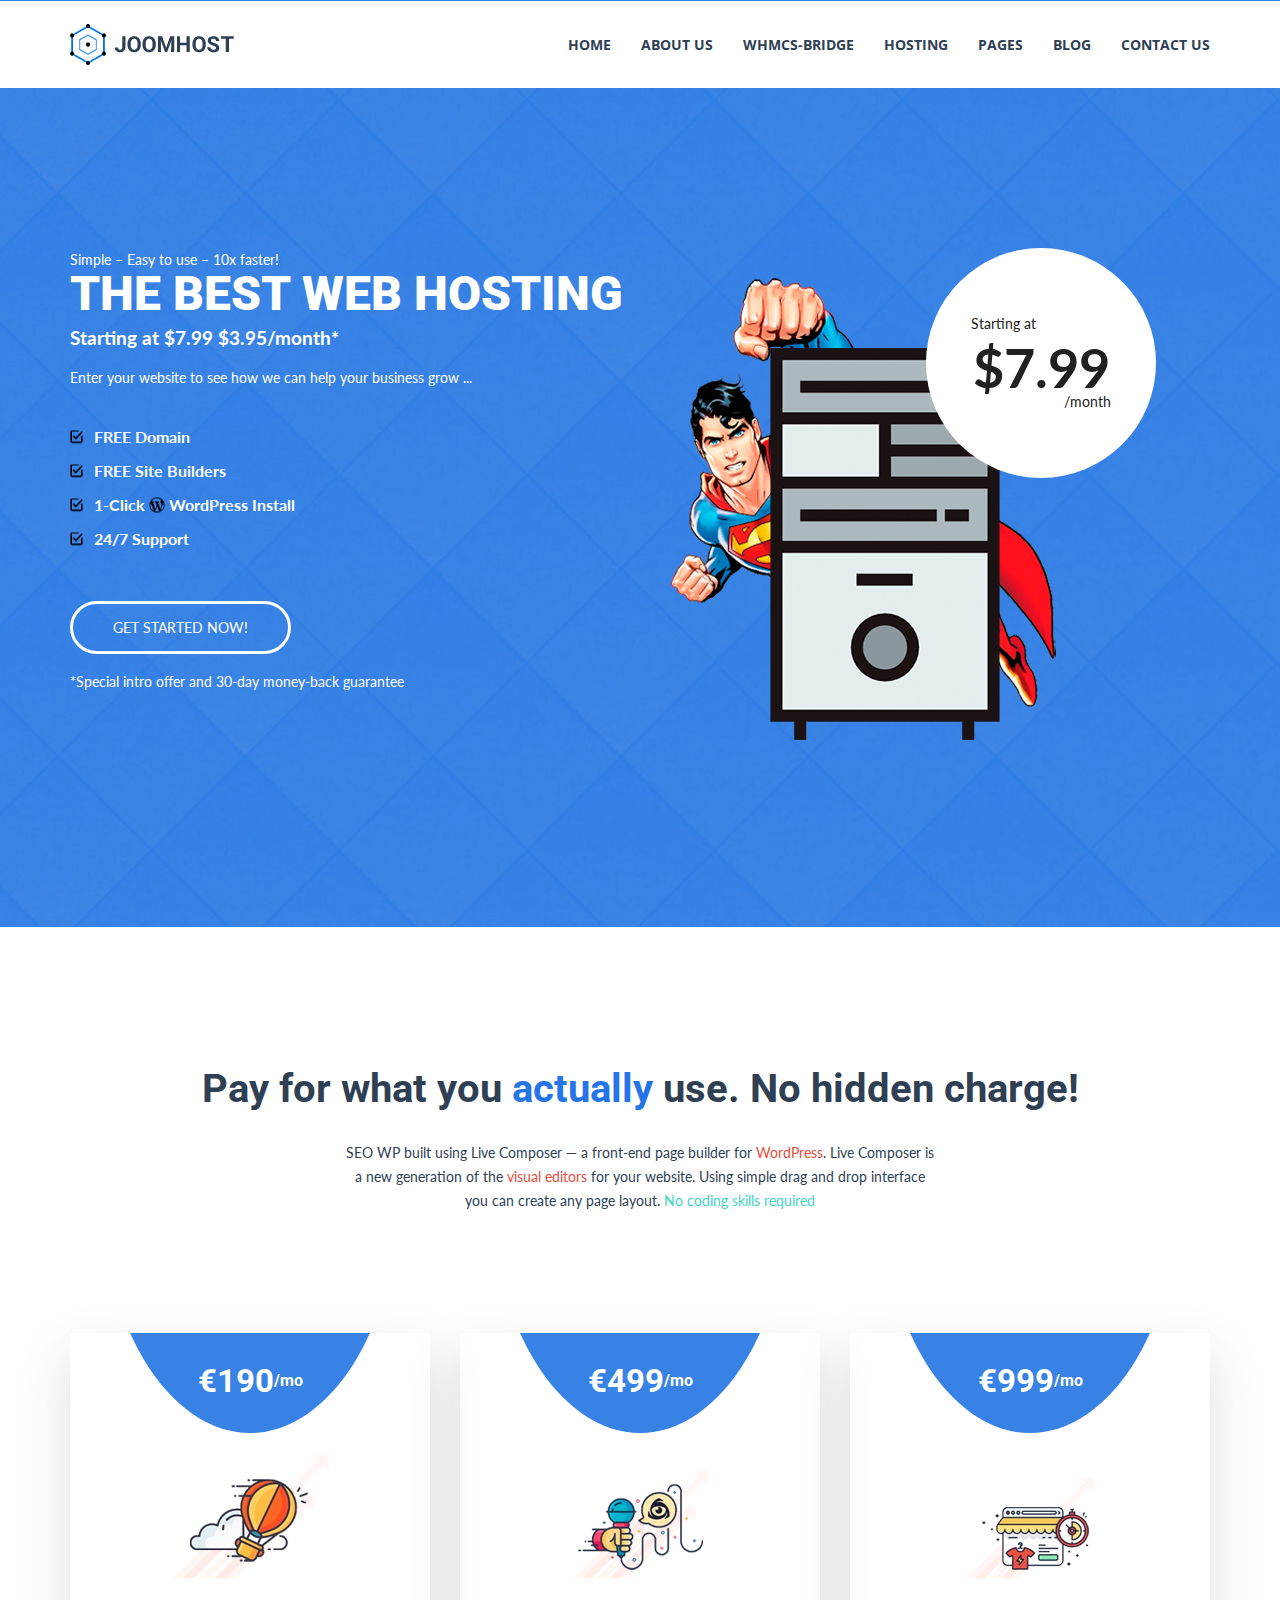
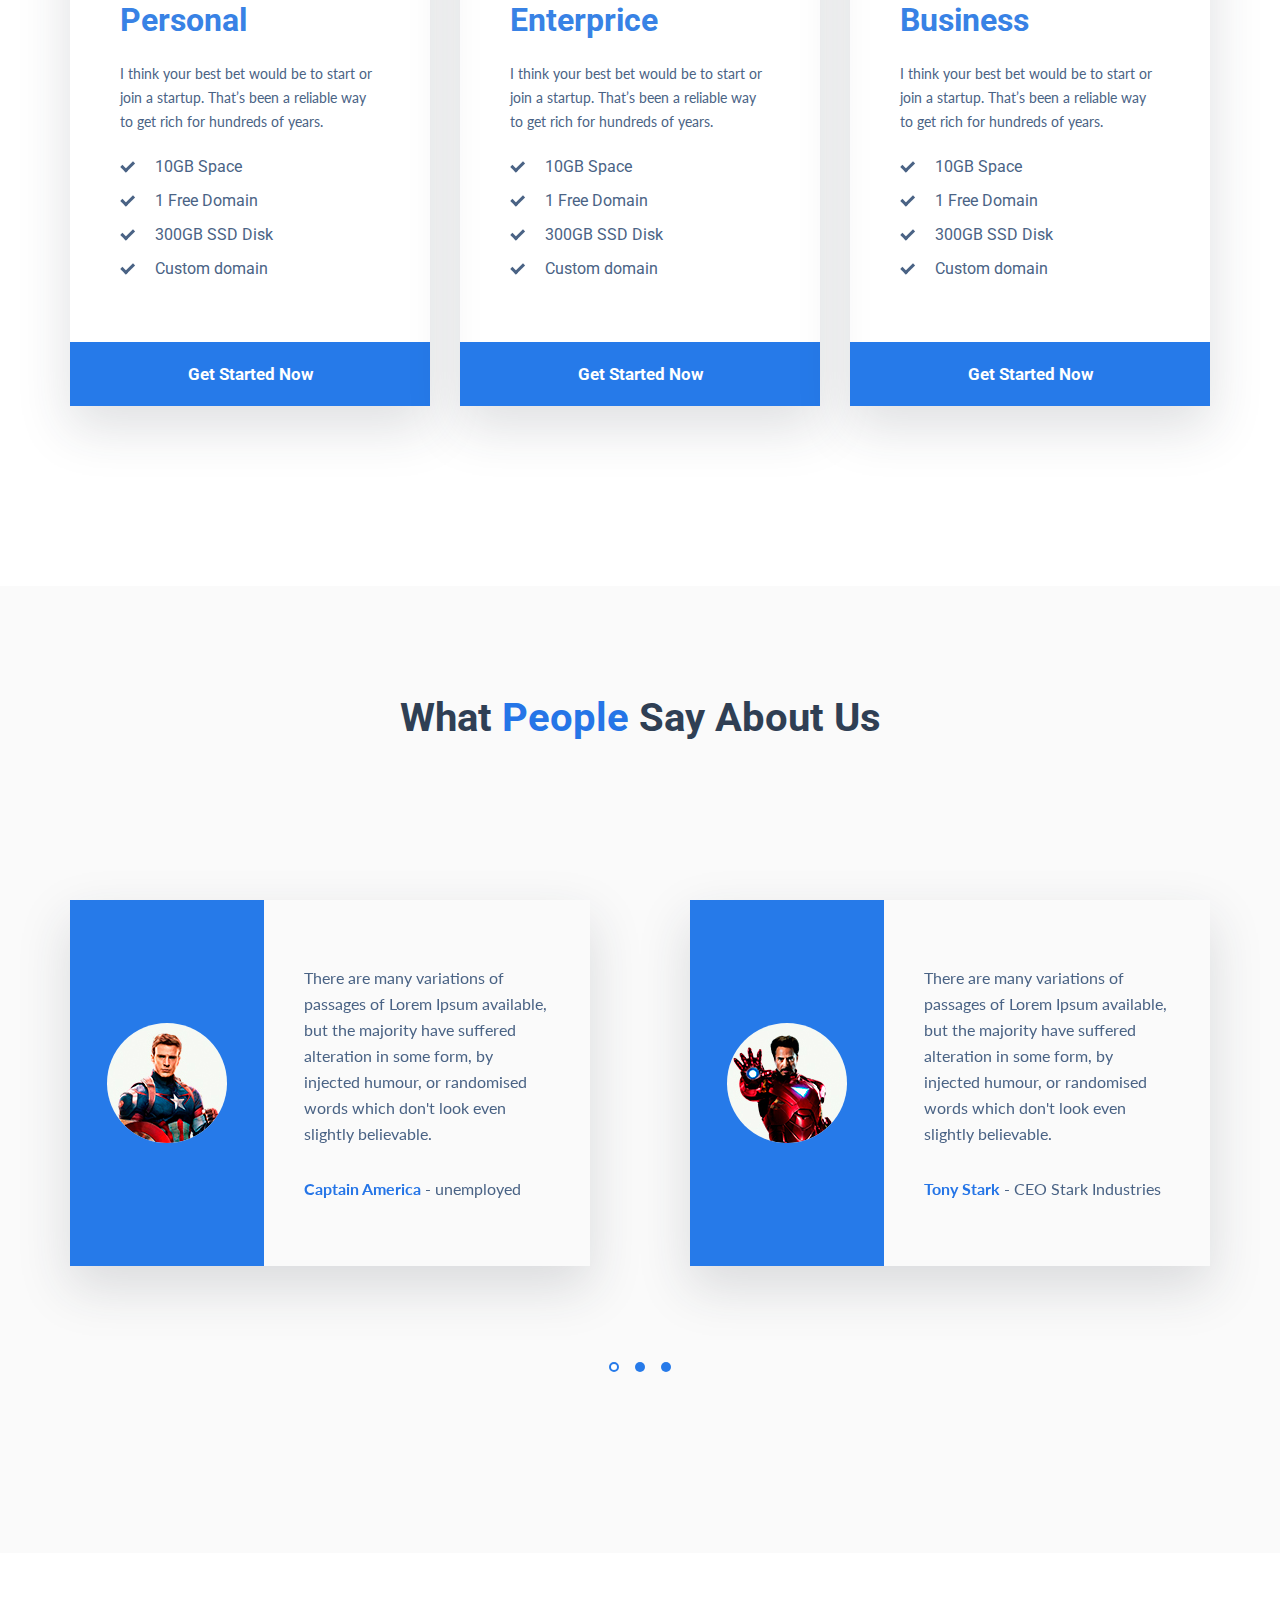
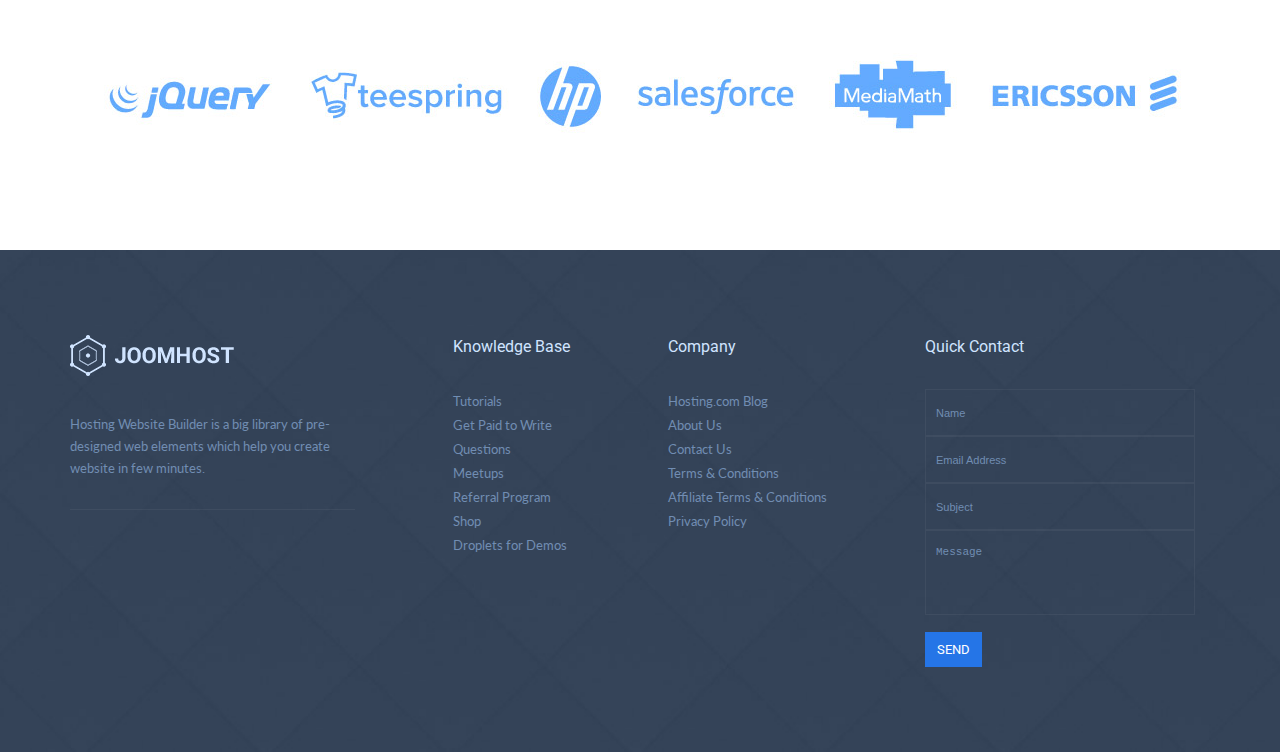
<file: Marafon/index.html>
<!DOCTYPE html>
<html lang="en">
<head>
    <meta charset="UTF-8">
    <meta name="viewport" content="width=device-width", initial-scale=1.0>
    <link rel="stylesheet" href="css/slick.css">
    <link rel="stylesheet" href="css/style.css">
    <link rel="stylesheet" href="css/media.css">
    <link href="https://fonts.googleapis.com/css?family=Lato:400,700|Open+Sans:700|Roboto:400,700,900&display=swap" rel="stylesheet">
</head>
<body>
    
<header class="header">
    <div class="container">
        <div class="header__inner">
            <div class="logo">
                <a href="#"><img src="image/logo.png" alt=""></a>
            </div>
            <nav class="nav">
                <div class="nav__btn">
                    <div class="burger"></div>
                    <div class="burger"></div>
                    <div class="burger"></div>
                </div>
                <ul class="nav__list">
                    <li><a class="nav__link" href="#">HOME</a></li>
                    <li><a class="nav__link" href="#">ABOUT US</a></li>
                    <li><a class="nav__link" href="#">WHMCS-BRIDGE</a></li>
                    <li><a class="nav__link" href="#">HOSTING</a></li>
                    <li><a class="nav__link" href="#">PAGES</a></li>
                    <li><a class="nav__link" href="#">BLOG</a></li>
                    <li><a class="nav__link" href="#">CONTACT US</a></li>
                </ul>
            </nav>
        </div>    
    </div>
</header>    
    
<section class="intro">
    <div class="container">
        <div class="intro__inner">
            <div class="intro-info">
                <div class="intro-info__uptitle">
                    Simple – Easy to use – 10x faster!
                </div>
                <h1 class="intro-info__title">
                    The Best Web Hosting
                </h1>
                <div class="intro-info__subtitle">
                    Starting at $7.99 $3.95/month*
                    <span><p>Enter  your website to see how we can help your business grow ... </p></span>
                </div>
                <ul class="intro-info__list">
                    <li>FREE Domain</li>
                    <li>FREE Site Builders</li>
                    <li>1-Click <span class="wordpress">WordPress</span> Install</li>
                    <li>24/7 Support</li>
                </ul>
                <div class="intro-info__btn">
                    <a href="#">Get Started Now!</a>
                </div>
                <div class="intro-info__btn-discr">*Special intro offer and 30-day money-back guarantee</div>
            </div>
            <div class="intro-image">
                <img src="image/superman.png" alt="">
                <div class="intro-image__circle">
                    <div class="intro-image__circle-title">Starting at</div>
                    <div class="intro-image__circle-price">$7.99</div>
                    <div class="intro-image__circle-date">/month</div>
                </div>
            </div>
        </div>
    </div>
</section> 

<section class="price">
    <div class="container">
        <h2 class="title">
            Pay for what you <span>actually</span> use. No hidden charge!
        </h2>
        <div class="price__descr">
            SEO WP built using Live Composer — a front-end page builder for <a href="#">WordPress</a>. Live Composer is a new generation of the <a href="#">visual editors</a> for your website. Using simple drag and drop interface you can create any page layout. <span style="color: #42d6c1;">No coding skills required</span>
        </div>
        <div class="price__items">
           
            <div class="price-item">
                <div class="price-item__price">
                    €190<span>/mo</span>
                </div>
                <div class="price-item__images">
                    <img src="image/price-icon1.png" alt="">
                </div>
                <div class="price-item__title">Personal</div>
                <div class="price-item__text">
                    I think your best bet would be to start or join a startup. That’s been a reliable way to get rich for hundreds of years.
                </div>
                <ul class="price-item__list">
                    <li>10GB Space</li>
                    <li>1 Free Domain</li>
                    <li>300GB SSD Disk</li>
                    <li>Custom domain</li>
                </ul>
                <a href="#" class="price-item__btn">Get Started Now</a>
            </div>
            
            <div class="price-item">
                <div class="price-item__price">
                    €499<span>/mo</span>
                </div>
                <div class="price-item__images">
                    <img src="image/price-icon2.png" alt="">
                </div>
                <div class="price-item__title">Enterprice</div>
                <div class="price-item__text">
                    I think your best bet would be to start or join a startup. That’s been a reliable way to get rich for hundreds of years.
                </div>
                <ul class="price-item__list">
                    <li>10GB Space</li>
                    <li>1 Free Domain</li>
                    <li>300GB SSD Disk</li>
                    <li>Custom domain</li>
                </ul>
                <a href="#" class="price-item__btn">Get Started Now</a>
            </div>
            
            <div class="price-item">
                <div class="price-item__price">
                    €999<span>/mo</span>
                </div>
                <div class="price-item__images">
                    <img src="image/price-icon3.png" alt="">
                </div>
                <div class="price-item__title">Business</div>
                <div class="price-item__text">
                    I think your best bet would be to start or join a startup. That’s been a reliable way to get rich for hundreds of years.
                </div>
                <ul class="price-item__list">
                    <li>10GB Space</li>
                    <li>1 Free Domain</li>
                    <li>300GB SSD Disk</li>
                    <li>Custom domain</li>
                </ul>
                <a href="#" class="price-item__btn">Get Started Now</a>
            </div>
            
        </div>
    </div>
</section>    
    
<section class="review">
    <div class="container">
        <h2 class="title">
            What <span>People</span> Say About Us
        </h2>
        <div class="review-slider">
           
            <div class="review-box">
                <div class="review-slider__item">
                    <div class="review-slider__image">
                        <img src="image/captain-america.jpg" alt="">
                    </div>
                    <div class="review-slider__text-box">
                        <div class="review__text">
                        There are many variations of passages of Lorem Ipsum available, but the majority have suffered alteration in some form, by injected humour, or randomised words which don't look even slightly believable.
                        </div>
                        <div class="review__author">
                            <span>Captain America</span> - unemployed
                        </div>
                    </div>
                </div>
            </div>
            
            <div class="review-box">
                <div class="review-slider__item">
                    <div class="review-slider__image">
                        <img src="image/tony-stark.jpg" alt="">
                    </div>
                    <div class="review-slider__text-box">
                        <div class="review__text">
                        There are many variations of passages of Lorem Ipsum available, but the majority have suffered alteration in some form, by injected humour, or randomised words which don't look even slightly believable.
                        </div>
                        <div class="review__author">
                            <span>Tony Stark</span> - CEO Stark Industries
                        </div>
                    </div>
                </div>
            </div>
            
            <div class="review-box">
                <div class="review-slider__item">
                    <div class="review-slider__image">
                        <img src="image/captain-america.jpg" alt="">
                    </div>
                    <div class="review-slider__text-box">
                        <div class="review__text">
                        There are many variations of passages of Lorem Ipsum available, but the majority have suffered alteration in some form, by injected humour, or randomised words which don't look even slightly believable.
                        </div>
                        <div class="review__author">
                            <span>Captain America</span> - unemployed
                        </div>
                    </div>
                </div>
            </div>
            
            <div class="review-box">
                <div class="review-slider__item">
                    <div class="review-slider__image">
                        <img src="image/tony-stark.jpg" alt="">
                    </div>
                    <div class="review-slider__text-box">
                        <div class="review__text">
                        There are many variations of passages of Lorem Ipsum available, but the majority have suffered alteration in some form, by injected humour, or randomised words which don't look even slightly believable.
                        </div>
                        <div class="review__author">
                            <span>Tony Stark</span> - CEO Stark Industries
                        </div>
                    </div>
                </div>
            </div>
            
            <div class="review-box">
                <div class="review-slider__item">
                    <div class="review-slider__image">
                        <img src="image/captain-america.jpg" alt="">
                    </div>
                    <div class="review-slider__text-box">
                        <div class="review__text">
                        There are many variations of passages of Lorem Ipsum available, but the majority have suffered alteration in some form, by injected humour, or randomised words which don't look even slightly believable.
                        </div>
                        <div class="review__author">
                            <span>Captain America</span> - unemployed
                        </div>
                    </div>
                </div>
            </div>
            
            <div class="review-box">
                <div class="review-slider__item">
                    <div class="review-slider__image">
                        <img src="image/tony-stark.jpg" alt="">
                    </div>
                    <div class="review-slider__text-box">
                        <div class="review__text">
                        There are many variations of passages of Lorem Ipsum available, but the majority have suffered alteration in some form, by injected humour, or randomised words which don't look even slightly believable.
                        </div>
                        <div class="review__author">
                            <span>Tony Stark</span> - CEO Stark Industries
                        </div>
                    </div>
                </div>
            </div>
            
        </div>
    </div>
</section>    
    
<section class="partners">
    <div class="container">
        <div class="partners__logo">
            <img src="image/all-logos1.jpg" alt="">
            <img src="image/all-logos2.jpg" alt="">
            <img src="image/all-logos3.jpg" alt="">
            <img src="image/all-logos4.jpg" alt="">
            <img src="image/all-logos5.jpg" alt="">
            <img src="image/all-logos6.jpg" alt="">
        </div>
    </div>
</section>
 
<footer class="footer">
    <div class="container">
        <div class="footer__inner">
            <div class="footer-col">
                <a href="#" class="footer__logo">
                    <img src="image/logo-white.png" alt="">
                </a>
                <div class="footer__text">
                    Hosting Website Builder is a big library of pre-designed web elements which help you create website in few minutes.
                </div>
            </div>
            <div class="footer-col">
                <div class="footer__title">
                    Knowledge Base
                </div>
                <ul class="footer__list">
                    <li><a href="#">Tutorials</a></li>
                    <li><a href="#">Get Paid to Write</a></li>
                    <li><a href="#">Questions</a></li>
                    <li><a href="#">Meetups</a></li>
                    <li><a href="#">Referral Program</a></li>
                    <li><a href="#">Shop</a></li>
                    <li><a href="#">Droplets for Demos</a></li>
                </ul>
            </div>
            <div class="footer-col">
                <div class="footer__title">
                    Company
                </div>
                <ul class="footer__list">
                    <li><a href="#">Hosting.com Blog</a></li>
                    <li><a href="#">About Us</a></li>
                    <li><a href="#">Contact Us</a></li>
                    <li><a href="#">Terms & Conditions</a></li>
                    <li><a href="#">Affiliate Terms & Conditions</a></li>
                    <li><a href="#">Privacy Policy</a></li>
                </ul>
            </div>
            <div class="footer-col">
                <div class="footer__title">
                    Quick Contact
                </div>
                <form>
                    <input type="text" placeholder="Name">
                    <input type="text" placeholder="Email Address">
                    <input type="text" placeholder="Subject">
                    <textarea placeholder="Message"></textarea>
                    <button type="submit">SEND</button>
                </form>
            </div>
        </div>
    </div>
</footer>   
    
    
    
    
    
    
    
    
    
    
    
    
    
    
    
    
    
    
    
    
    
    
    
    
<script src="https://ajax.googleapis.com/ajax/libs/jquery/3.4.1/jquery.min.js"></script>
<script src="js/slick.min.js"></script>
<script src="js/main.js"></script>    
    
</body>
</html>
</file>
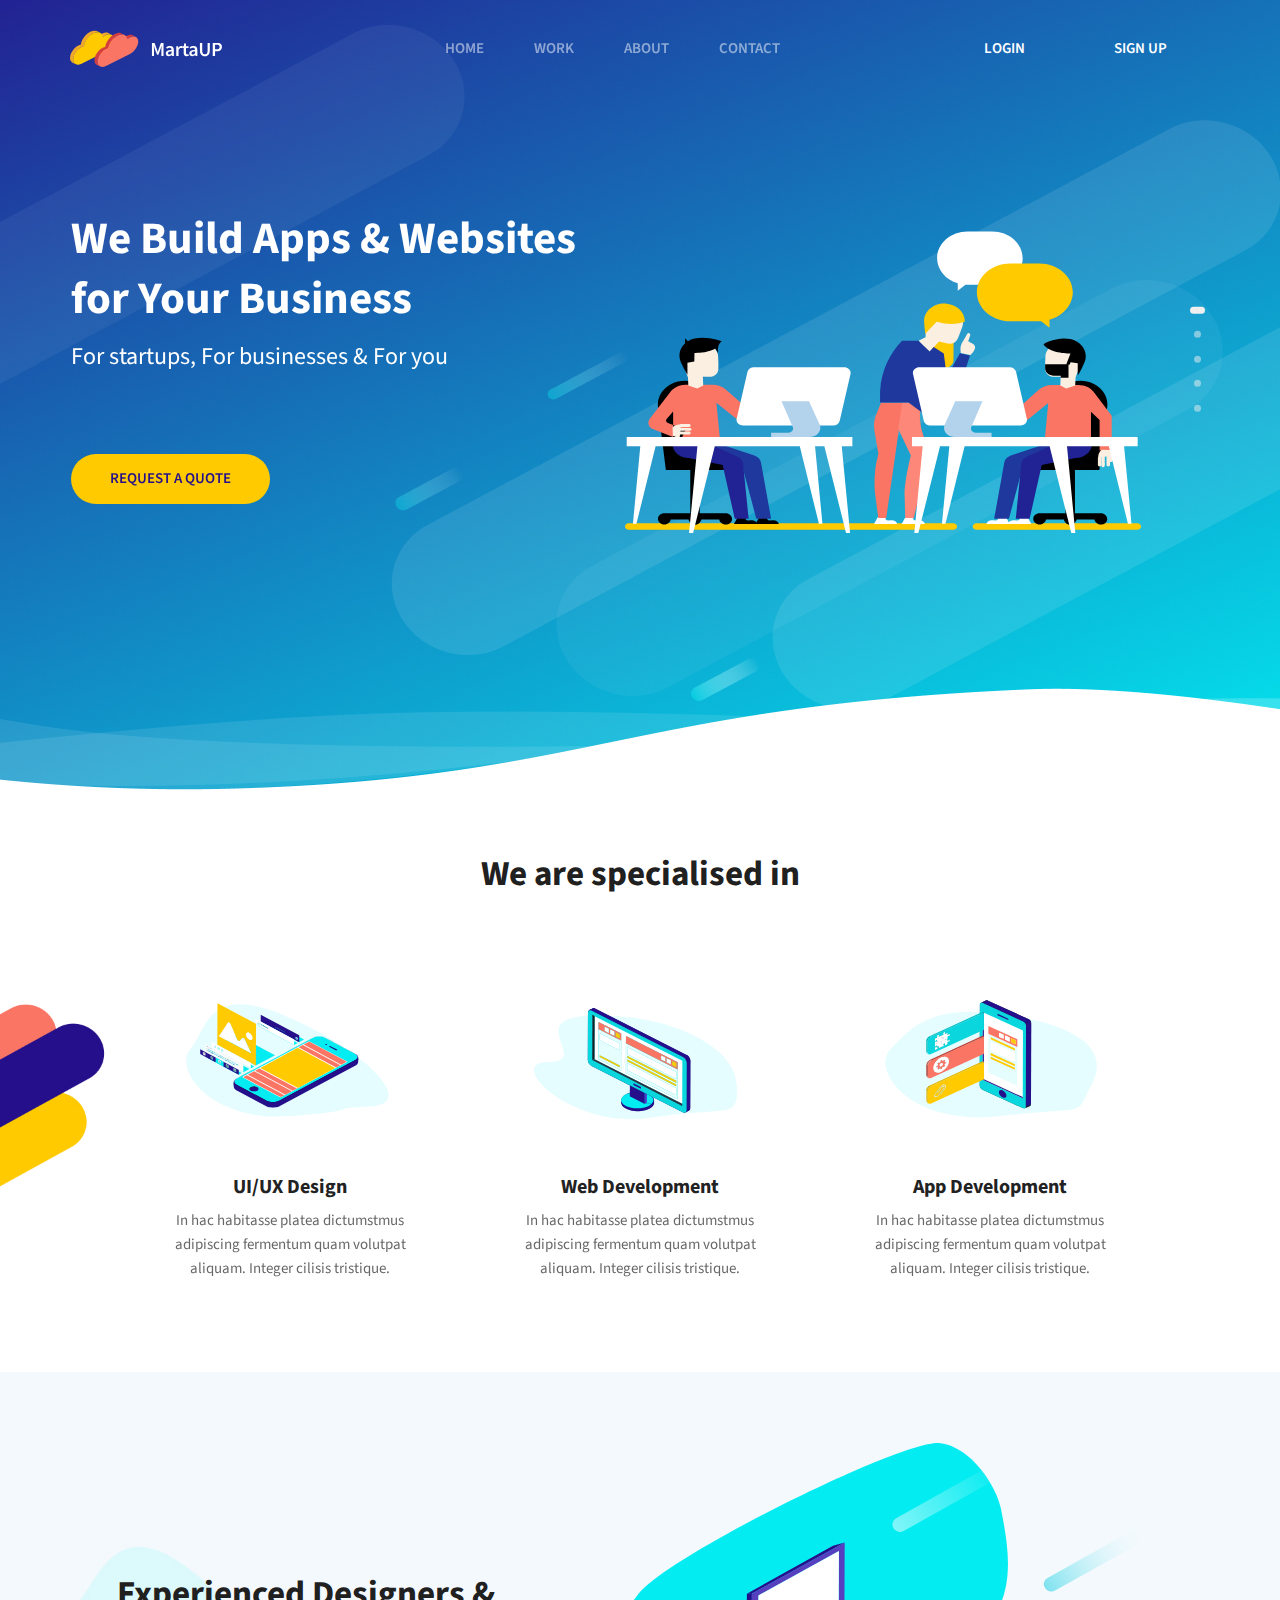
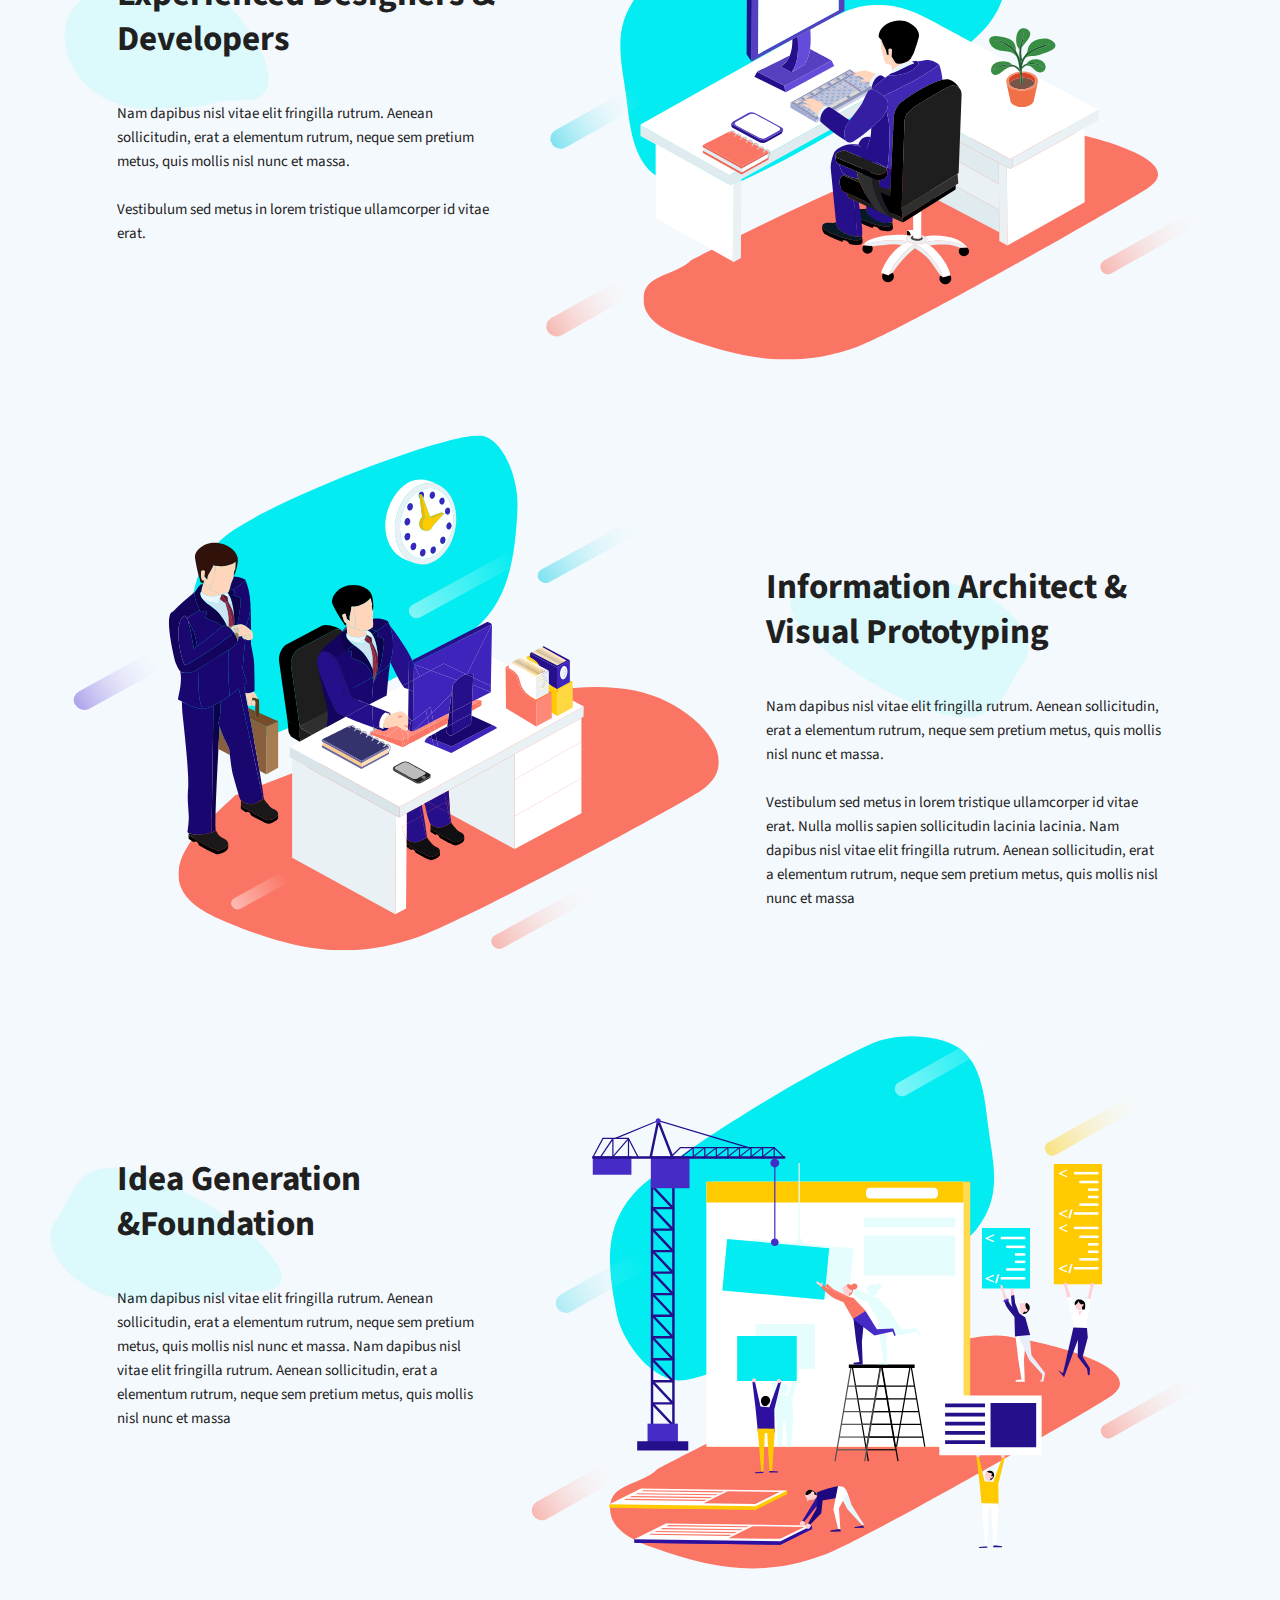
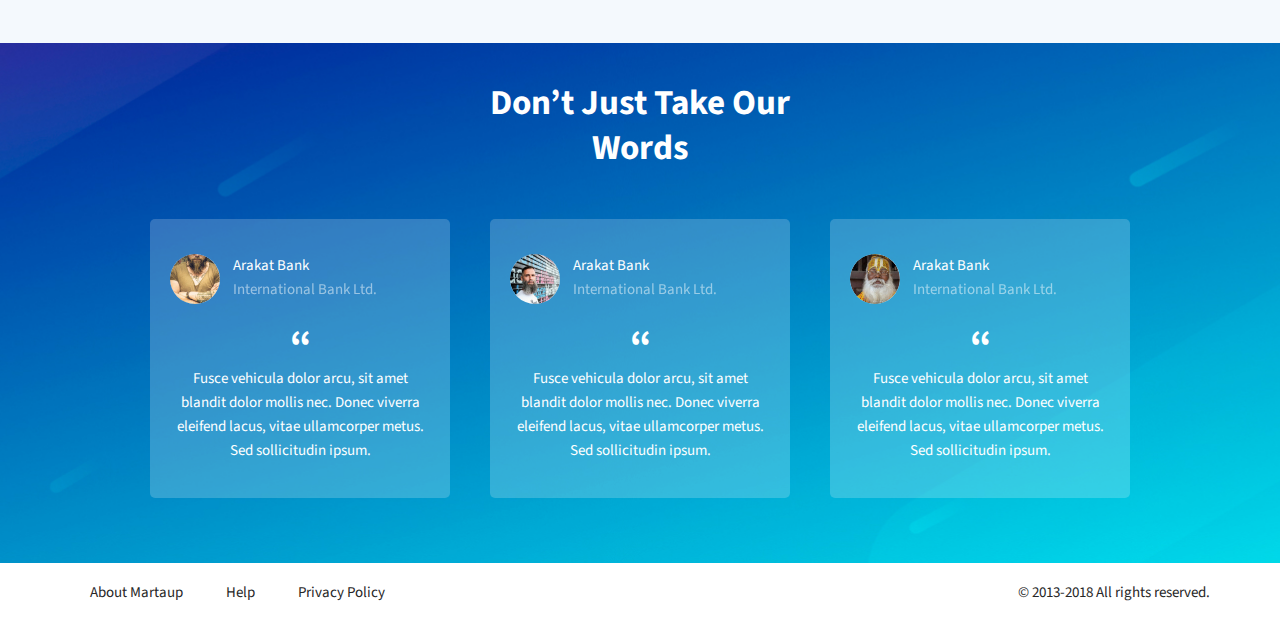
<file: Marta/index.html>
<!DOCTYPE html>
<html lang="en">
<head>
    <meta charset="UTF-8">
    <meta name="viewport" content="width=device-width, initial-scale=1.0">
    <link href="https://fonts.googleapis.com/css?family=Source+Sans+Pro:400,600,700&display=swap" rel="stylesheet">
    <link rel="stylesheet" href="css/reset.css">
    <link rel="stylesheet" href="css/slick.css">
    <link rel="stylesheet" href="css/style.css">
    <link rel="stylesheet" href="css/media.css">
</head>
<body>
   
    <header class="header">
        <div class="container">
            <div class="header__top">
                <div class="header__logo">
                    <a href="#">
                        <img src="images/Logo.svg" alt="">
                    </a>
                </div>
                <nav class="header__nav">
                    <div class="menu__btn">
                        <span></span>
                    </div>
                    <ul class="nav__list">
                        <li><a href="#">home</a></li>
                        <li><a href="#">work</a></li>
                        <li><a href="#">about</a></li>
                        <li><a href="#">contact</a></li>
                    </ul>  
                </nav>
                <div class="header-btn">
                    <a href="#">login</a>
                    <a href="#">sign up</a>
                </div>
            </div>
            <div class="header-slider">
               
                <div class="header-slider__item">
                    <div class="header-slider__item-content">
                        <div class="header-slider__info">
                            <h3 class="title">We Build Apps & Websites for Your Business</h3>
                            <div class="title_discr">
                                For startups, For businesses & For you
                            </div>
                            <div class="header-slider__btn">
                                <a href="#">Request a quote</a>
                            </div>
                        </div>
                        <div class="header-slider__icon">
                            <img src="images/Header-Icon.svg" alt="">
                        </div>
                    </div>
                </div>
                
                <div class="header-slider__item">
                    <div class="header-slider__item-content">
                        <div class="header-slider__info">
                            <h3 class="title">We Build Apps & Websites for Your Business</h3>
                            <div class="title_discr">
                                For startups, For businesses & For you
                            </div>
                            <div class="header-slider__btn">
                                <a href="#">Request a quote</a>
                            </div>
                        </div>
                        <div class="header-slider__icon">
                            <img src="images/Header-Icon.svg" alt="">
                        </div>
                    </div>
                </div>
                
                <div class="header-slider__item">
                    <div class="header-slider__item-content">
                        <div class="header-slider__info">
                            <h3 class="title">We Build Apps & Websites for Your Business</h3>
                            <div class="title_discr">
                                For startups, For businesses & For you
                            </div>
                            <div class="header-slider__btn">
                                <a href="#">Request a quote</a>
                            </div>
                        </div>
                        <div class="header-slider__icon">
                            <img src="images/Header-Icon.svg" alt="">
                        </div>
                    </div>
                </div>
                
                <div class="header-slider__item">
                    <div class="header-slider__item-content">
                        <div class="header-slider__info">
                            <h3 class="title">We Build Apps & Websites for Your Business</h3>
                            <div class="title_discr">
                                For startups, For businesses & For you
                            </div>
                            <div class="header-slider__btn">
                                <a href="#">Request a quote</a>
                            </div>
                        </div>
                        <div class="header-slider__icon">
                            <img src="images/Header-Icon.svg" alt="">
                        </div>
                    </div>
                </div>
                
                <div class="header-slider__item">
                    <div class="header-slider__item-content">
                        <div class="header-slider__info">
                            <h3 class="title">We Build Apps & Websites for Your Business</h3>
                            <div class="title_discr">
                                For startups, For businesses & For you
                            </div>
                            <div class="header-slider__btn">
                                <a href="#">Request a quote</a>
                            </div>
                        </div>
                        <div class="header-slider__icon">
                            <img src="images/Header-Icon.svg" alt="">
                        </div>
                    </div>
                </div>
                
            </div>
        </div>
    </header>
    
    <section class="features">
        <div class="container">
            <h3 class="features__title">
                We are specialised in
            </h3>
            <div class="features-items">
               
                <div class="features-item">
                    <div class="features-item__image">
                        <img src="images/features/features-1.svg" alt="">
                    </div>
                    <h3 class="features-item__title">UI/UX Design</h3>
                    <div class="features-item__text">
                        In hac habitasse platea dictumstmus adipiscing fermentum quam volutpat aliquam. Integer cilisis tristique.
                    </div>
                </div>
                
                <div class="features-item">
                    <div class="features-item__image">
                        <img src="images/features/features-2.svg" alt="">
                    </div>
                    <h3 class="features-item__title">Web Development</h3>
                    <div class="features-item__text">
                        In hac habitasse platea dictumstmus adipiscing fermentum quam volutpat aliquam. Integer cilisis tristique.
                    </div>
                </div>
                
                <div class="features-item">
                    <div class="features-item__image">
                        <img src="images/features/features-3.svg" alt="">
                    </div>
                    <h3 class="features-item__title">App Development</h3>
                    <div class="features-item__text">
                        In hac habitasse platea dictumstmus adipiscing fermentum quam volutpat aliquam. Integer cilisis tristique.
                    </div>
                </div>
                
            </div>
        </div>
    </section>
   
    <section class="work">
        <div class="container">
            <div class="work__inner">
               
                <div class="work__item">
                    <div class="work__text-box">
                        <h3 class="work__item-title">Experienced Designers & Developers</h3>
                        <div class="work__item-text">
                            Nam dapibus nisl vitae elit fringilla rutrum. Aenean sollicitudin, erat a elementum rutrum, neque sem pretium metus, quis mollis nisl nunc et massa.
                            <p>Vestibulum sed metus in lorem tristique ullamcorper id vitae erat.</p>
                        </div>
                    </div>
                    <div class="work__image">
                        <img src="images/work/work-1.svg" alt="">
                    </div>
                </div>
                
                <div class="work__item work__item--reverse">
                    <div class="work__image">
                        <img src="images/work/work-2.svg" alt="">
                    </div>
                    <div class="work__text-box">
                        <h3 class="work__item-title">Information Architect & Visual Prototyping</h3>
                        <div class="work__item-text">
                            Nam dapibus nisl vitae elit fringilla rutrum. Aenean sollicitudin, erat a elementum rutrum, neque sem pretium metus, quis mollis nisl nunc et massa.
                            <p> Vestibulum sed metus in lorem tristique ullamcorper id vitae erat. Nulla mollis sapien sollicitudin lacinia lacinia. Nam dapibus nisl vitae elit fringilla rutrum. Aenean sollicitudin, erat a elementum rutrum, neque sem pretium metus, quis mollis nisl nunc et massa</p>
                        </div>
                    </div>
                </div>

                <div class="work__item">
                    <div class="work__text-box">
                        <h3 class="work__item-title">Idea Generation &Foundation</h3>
                        <div class="work__item-text">Nam dapibus nisl vitae elit fringilla rutrum. Aenean sollicitudin, erat a elementum rutrum, neque sem pretium metus, quis mollis nisl nunc et massa. Nam dapibus nisl vitae elit fringilla rutrum. Aenean sollicitudin, erat a elementum rutrum, neque sem pretium metus, quis mollis nisl nunc et massa</div>
                    </div>
                    <div class="work__image">
                        <img src="images/work/work-3.svg" alt="">
                    </div>
                </div>
            </div>
        </div>
    </section>

    <section class="about">
        <div class="container">
            <div class="about__title">
                Don’t Just Take Our Words
            </div>
            <div class="about-items">
                
                <div class="about-item">
                    <div class="about-item__header">
                        <div class="about-item__header-image">
                            <img src="images/about/about-1.jpg" alt="">
                        </div>
                        <div class="about-item__header-title">
                            Arakat Bank
                            <p>International Bank Ltd.</p>
                        </div>
                    </div>
                    <div class="about-item__text">
                        <span>“</span>
                        <p>Fusce vehicula dolor arcu, sit amet blandit dolor mollis nec. Donec viverra eleifend lacus, vitae ullamcorper metus. Sed sollicitudin ipsum.</p>
                    </div>
                </div>

                <div class="about-item">
                    <div class="about-item__header">
                        <div class="about-item__header-image">
                            <img src="images/about/about-2.jpg" alt="">
                        </div>
                        <div class="about-item__header-title">
                            Arakat Bank
                            <p>International Bank Ltd.</p>
                        </div>
                    </div>
                    <div class="about-item__text">
                        <span>“</span>
                        <p>Fusce vehicula dolor arcu, sit amet blandit dolor mollis nec. Donec viverra eleifend lacus, vitae ullamcorper metus. Sed sollicitudin ipsum.</p>
                    </div>
                </div>

                <div class="about-item">
                    <div class="about-item__header">
                        <div class="about-item__header-image">
                            <img src="images/about/about-3.jpg" alt="">
                        </div>
                        <div class="about-item__header-title">
                            Arakat Bank
                            <p>International Bank Ltd.</p>
                        </div>
                    </div>
                    <div class="about-item__text">
                        <span>“</span>
                        <p>Fusce vehicula dolor arcu, sit amet blandit dolor mollis nec. Donec viverra eleifend lacus, vitae ullamcorper metus. Sed sollicitudin ipsum.</p>
                    </div>
                </div>

            </div>
        </div>
    </section>

    <footer class="footer">
        <div class="container">
            <div class="footer-inner">
                <div class="footer-links">
                    <a href="#">About Martaup</a>
                    <a href="#">Help</a>
                    <a href="#">Privacy Policy</a>
                </div>
                <div class="copyright">
                    © 2013-2018 All rights reserved.
                </div>
            </div>
        </div>
    </footer>
   
   
   
   
   
   
   
   
   
   
   
   
   
   
<script src="https://ajax.googleapis.com/ajax/libs/jquery/3.4.1/jquery.min.js"></script>
<script src="js/slick.min.js"></script>   
<script src="js/main.js"></script>
    
</body>
</html>
</file>
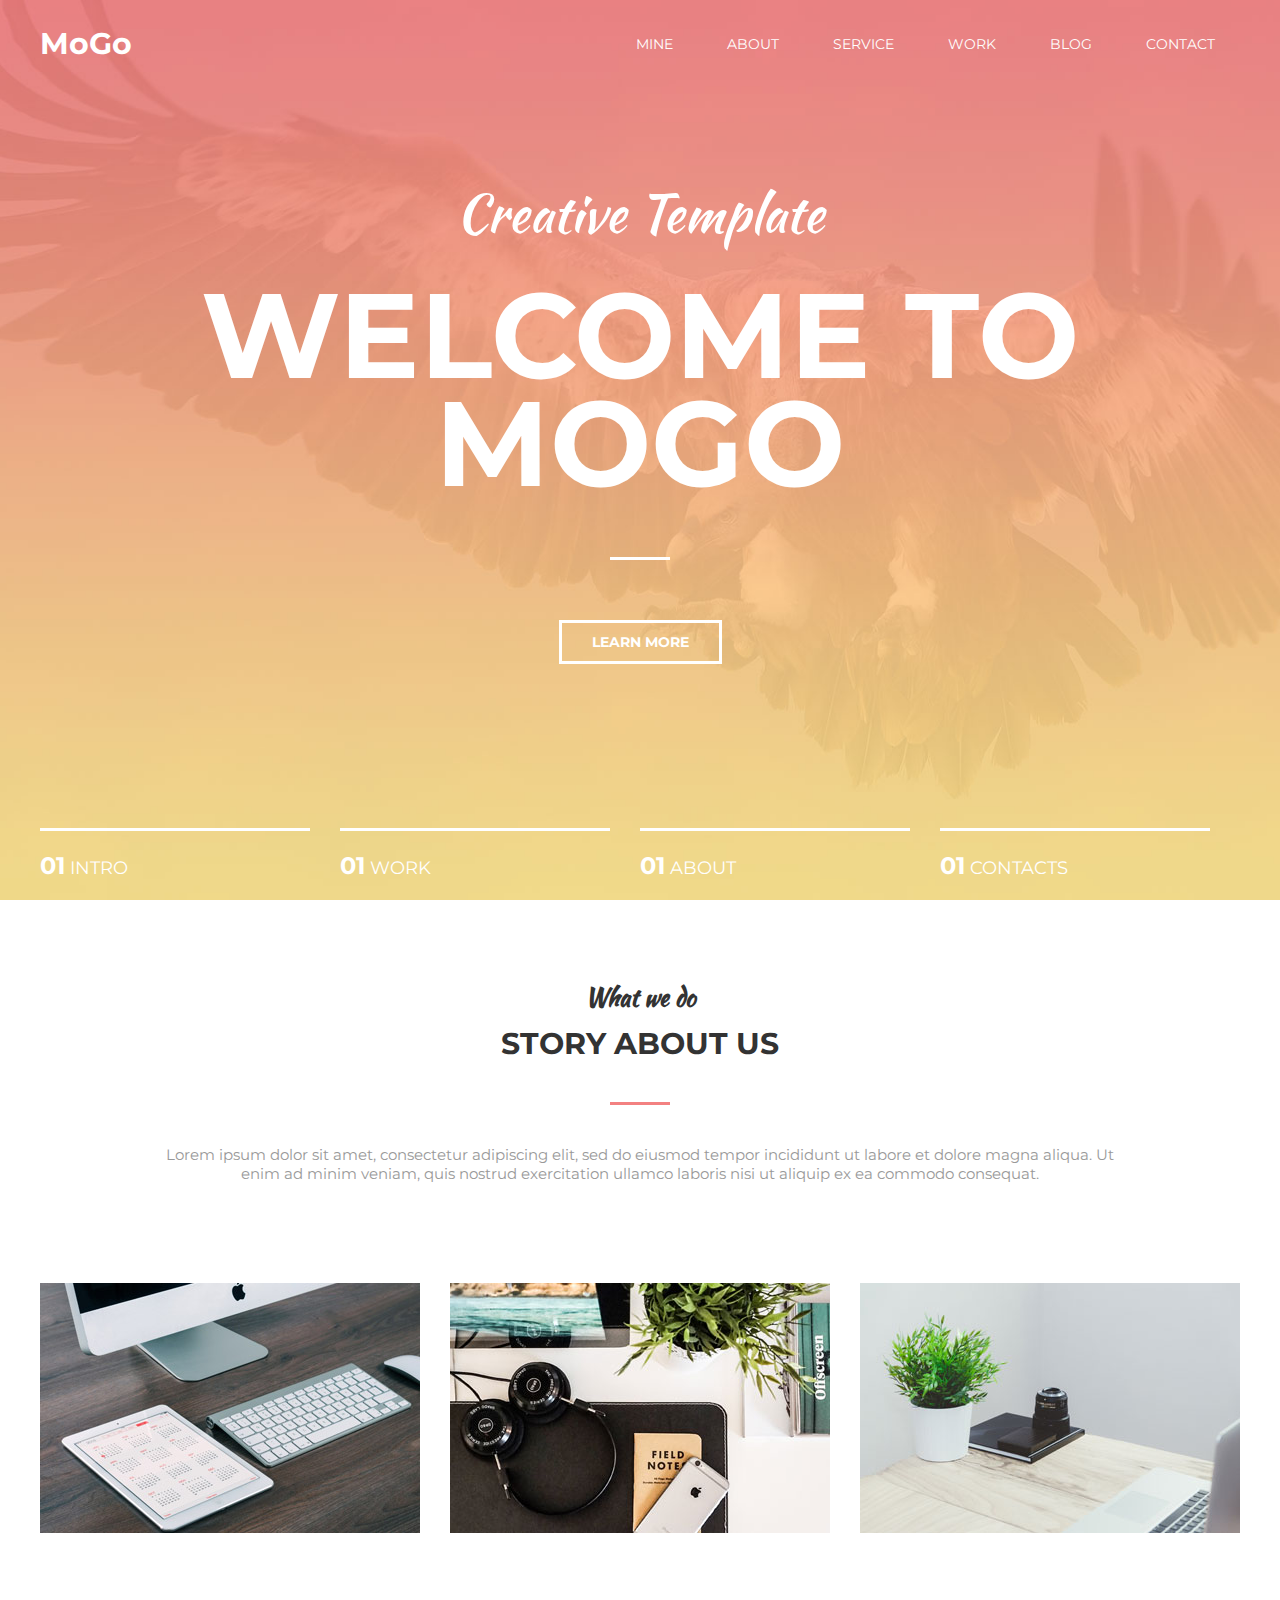
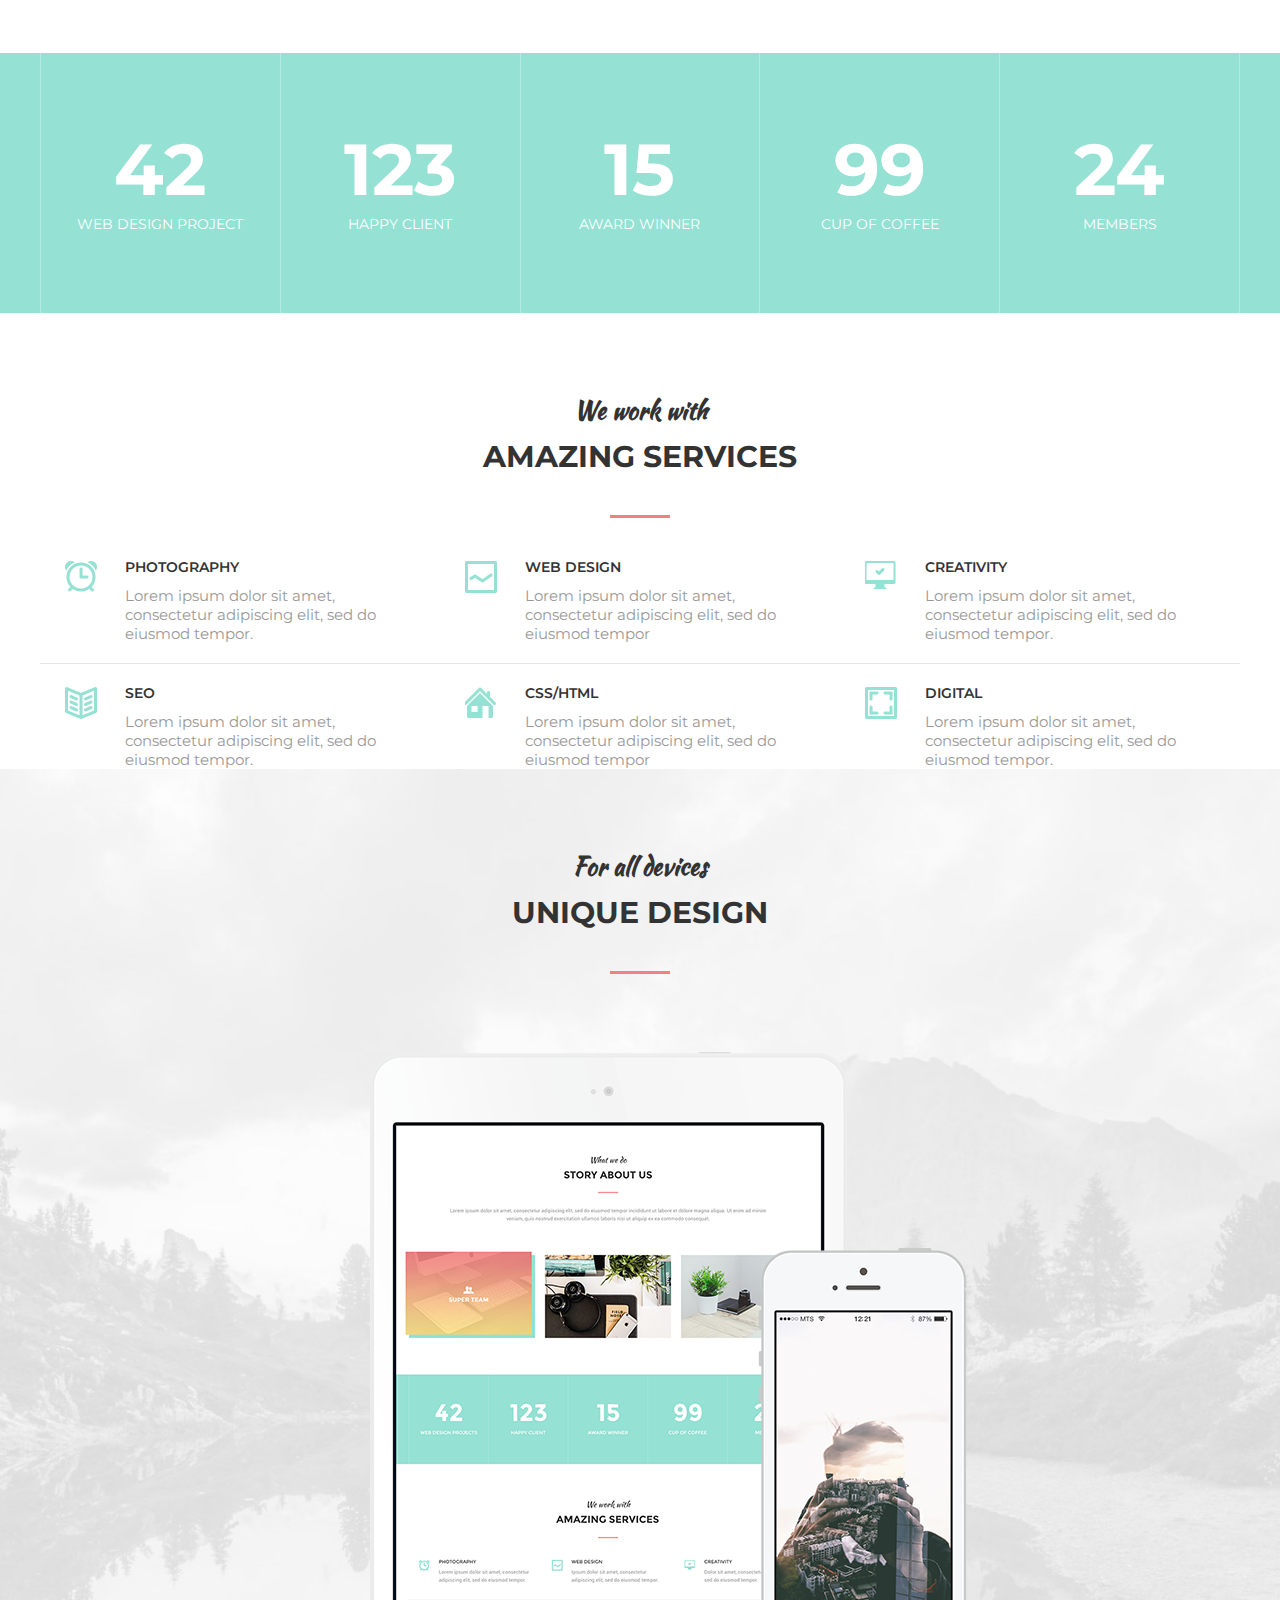
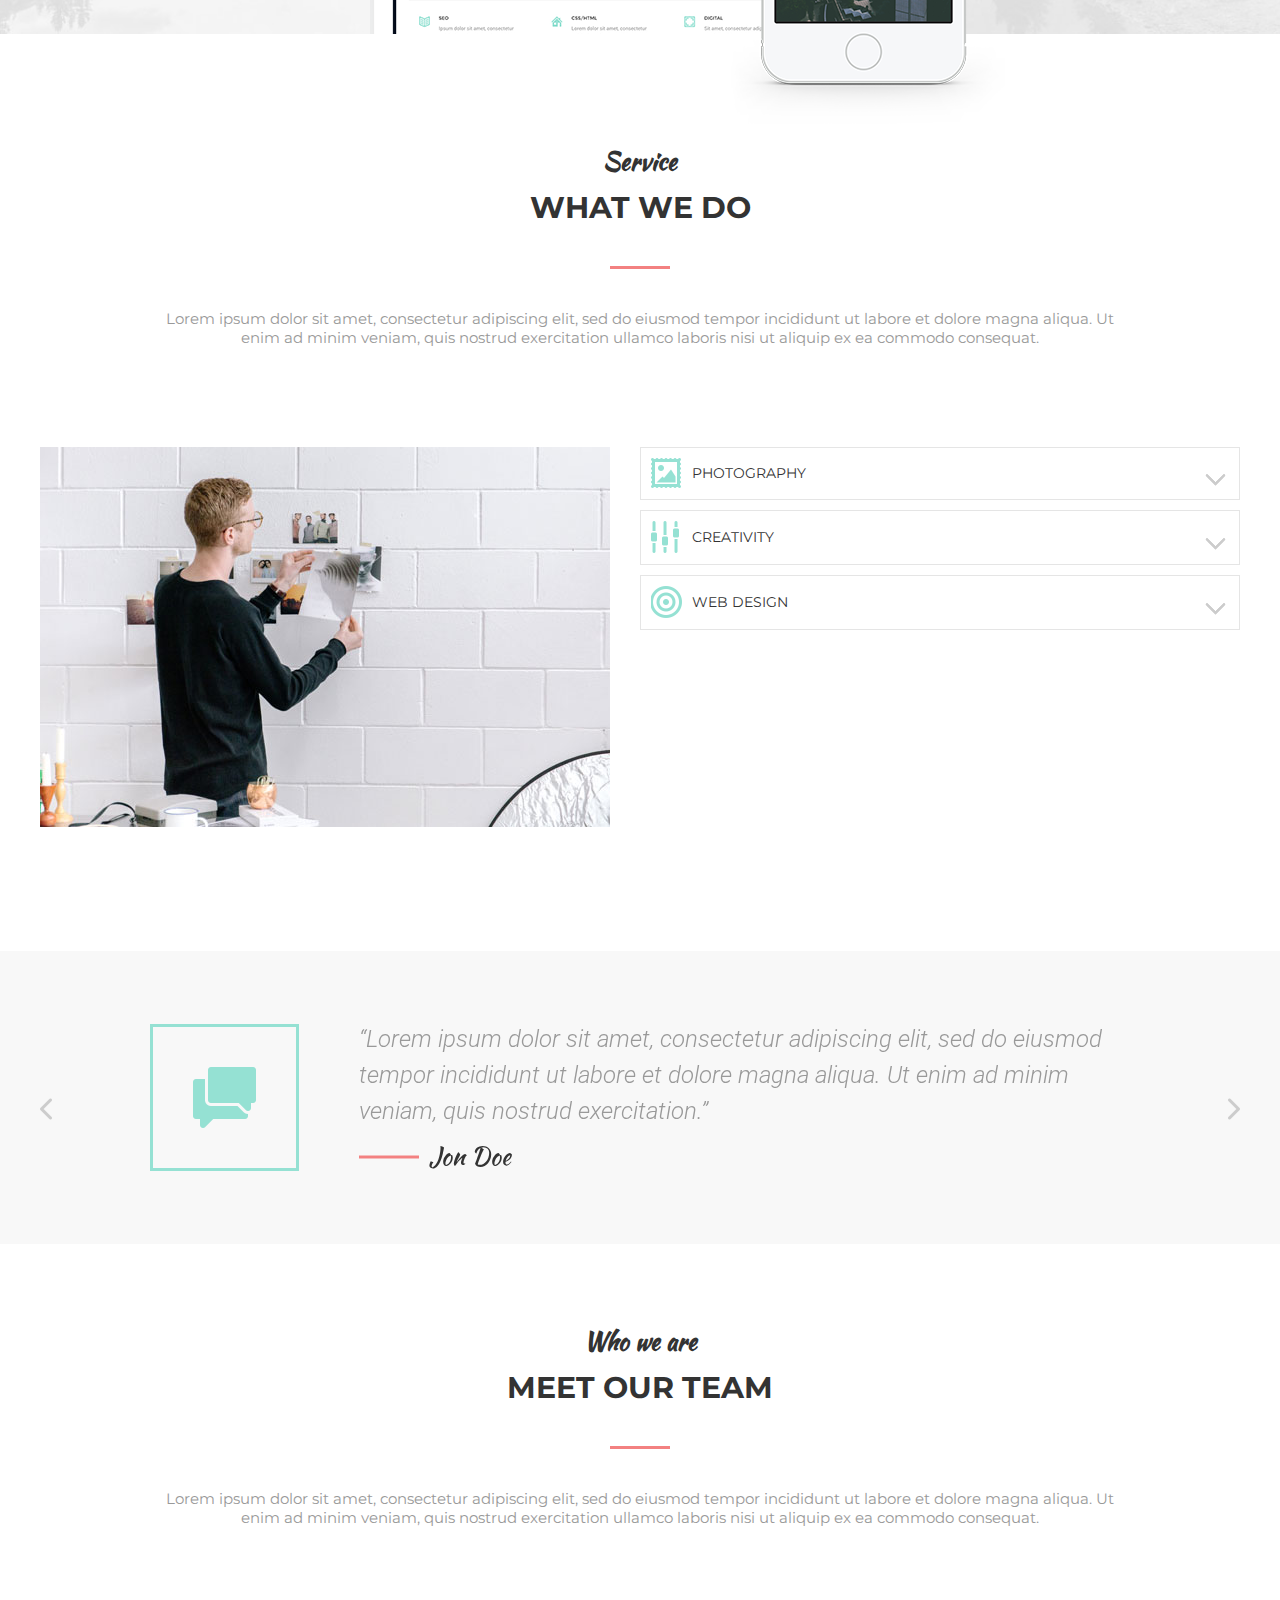
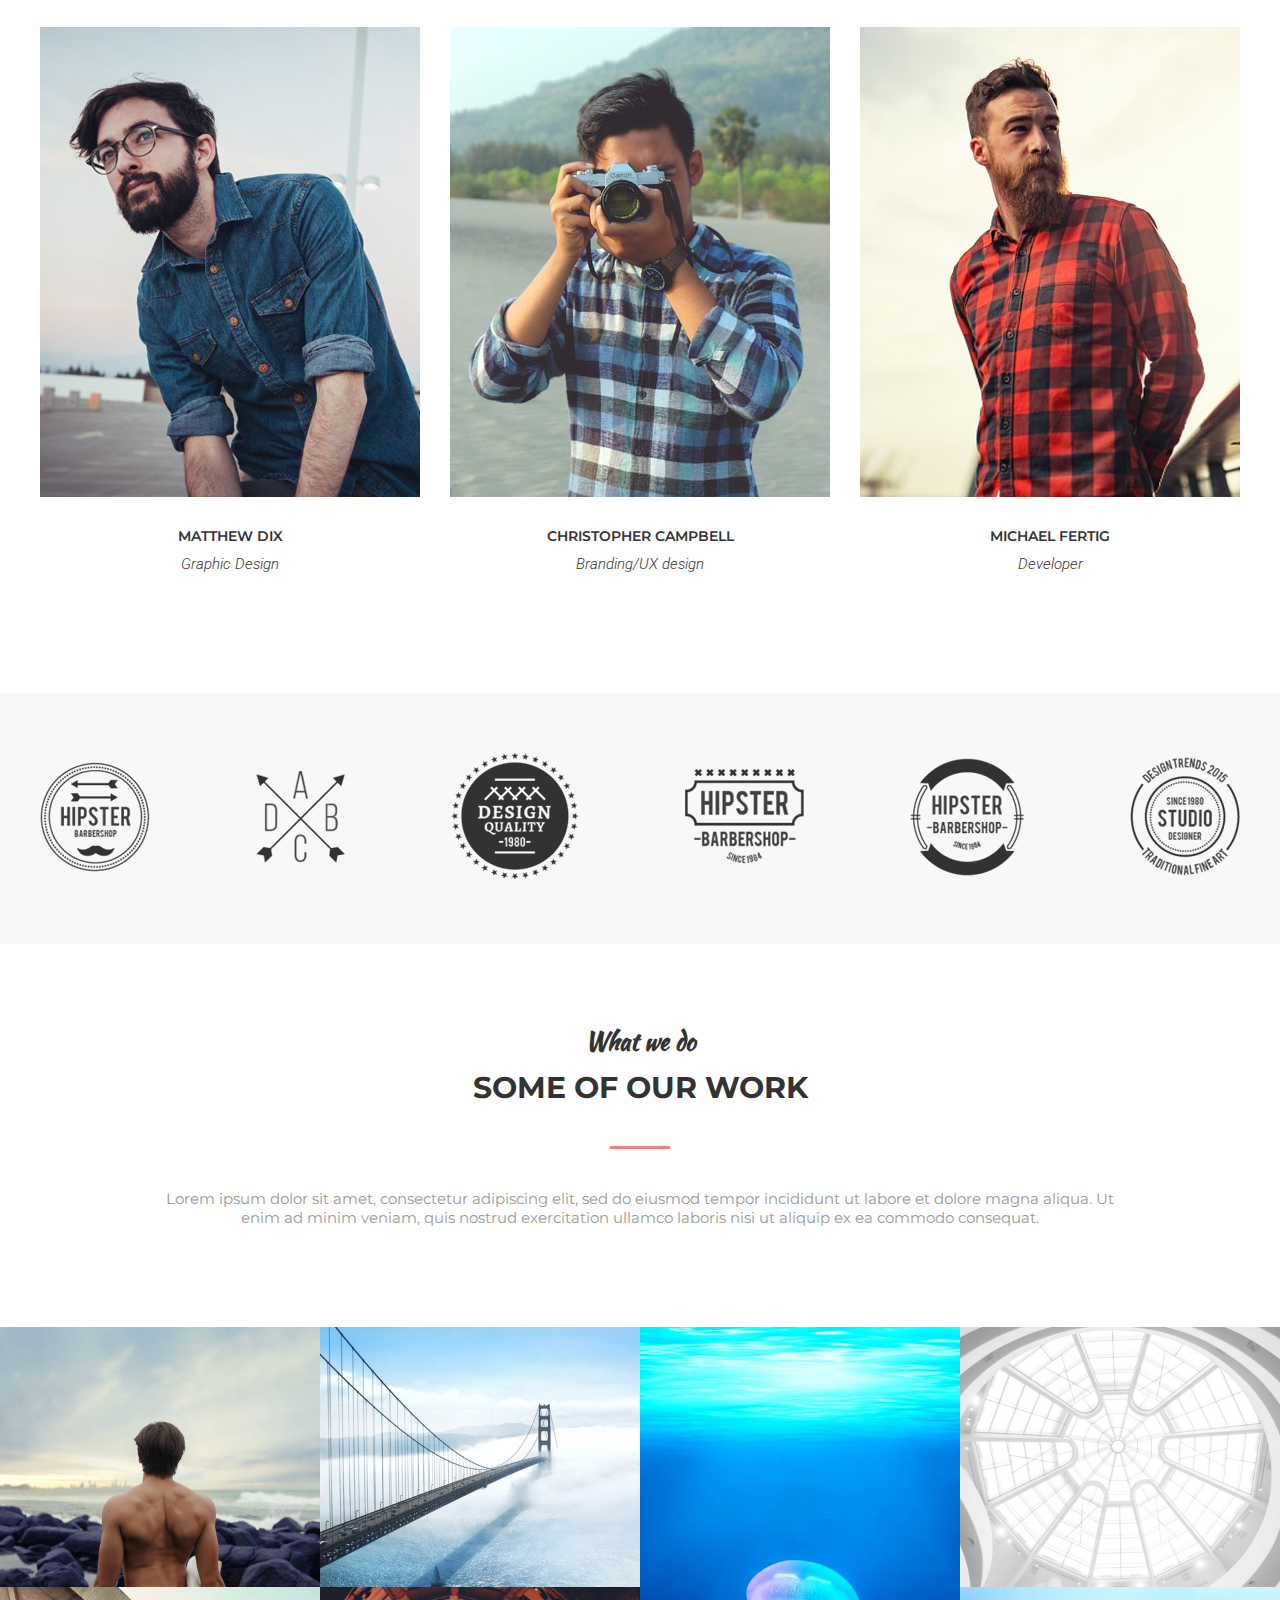
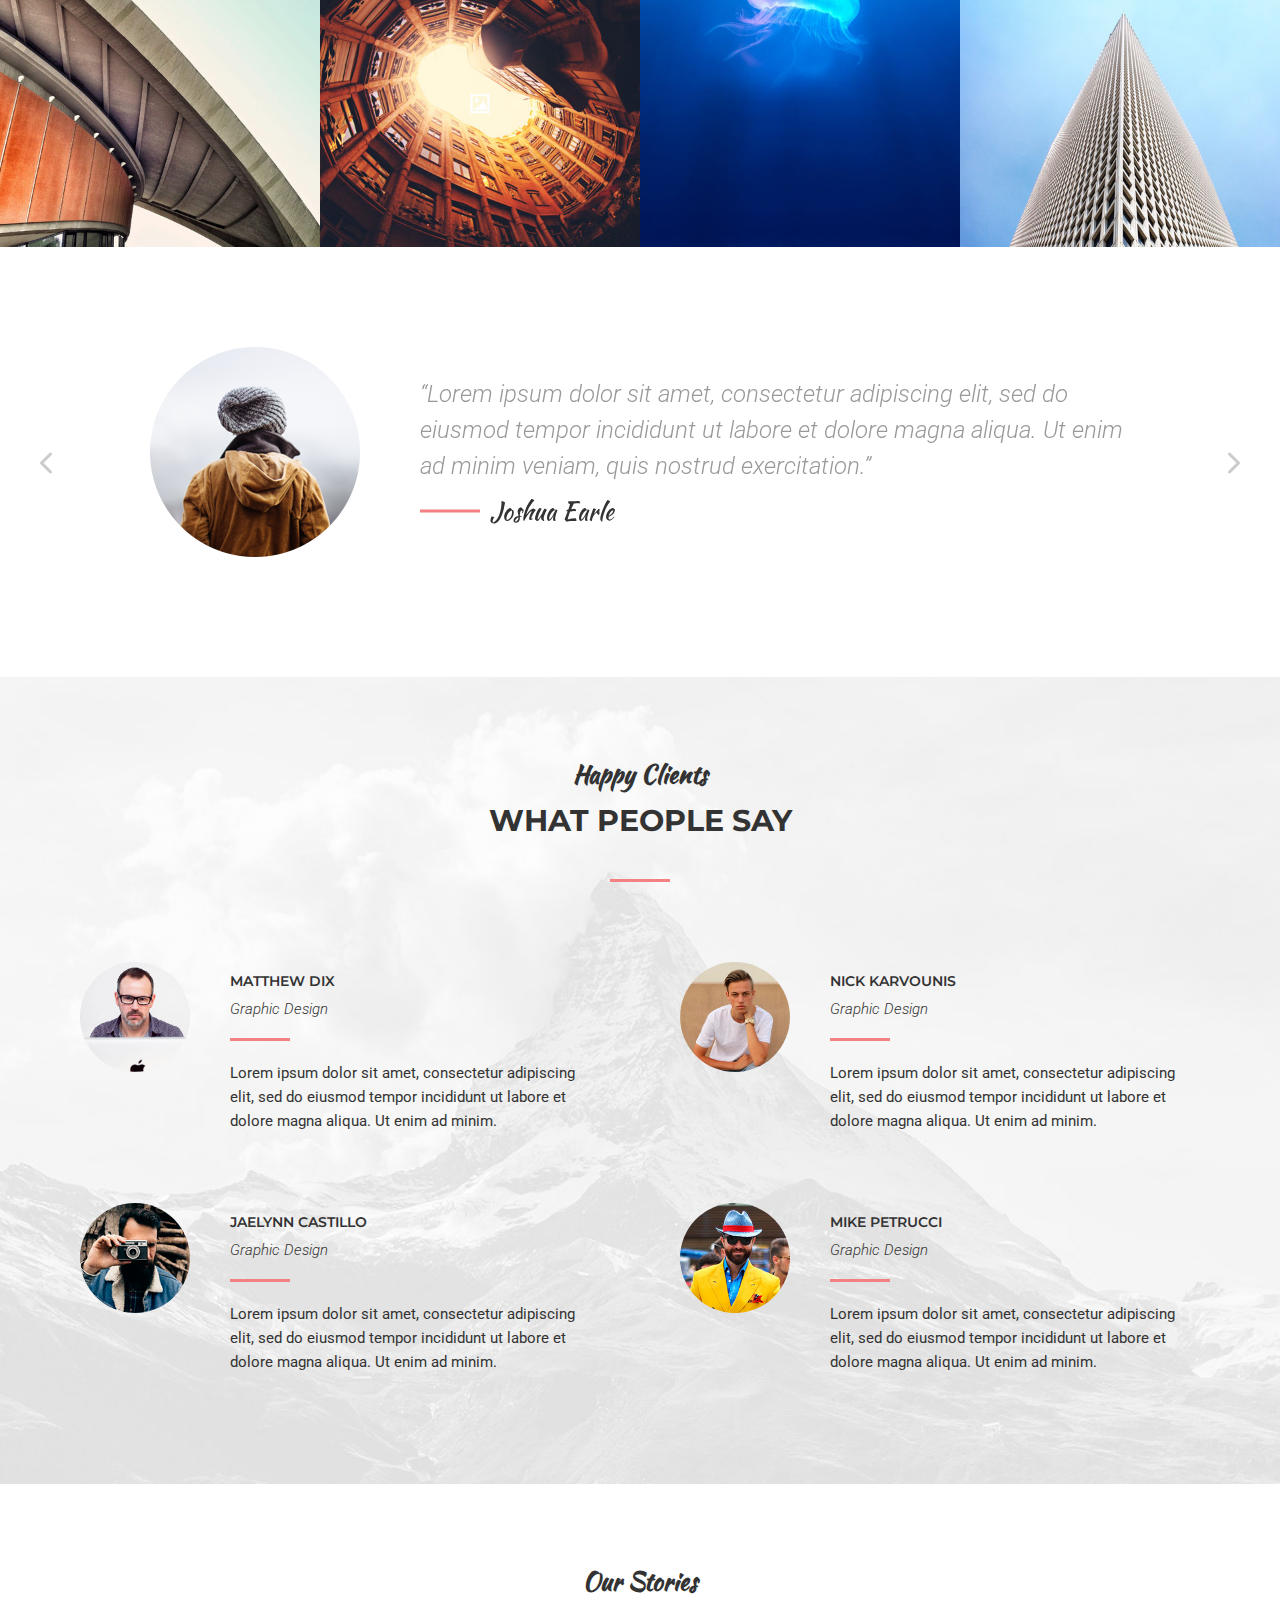
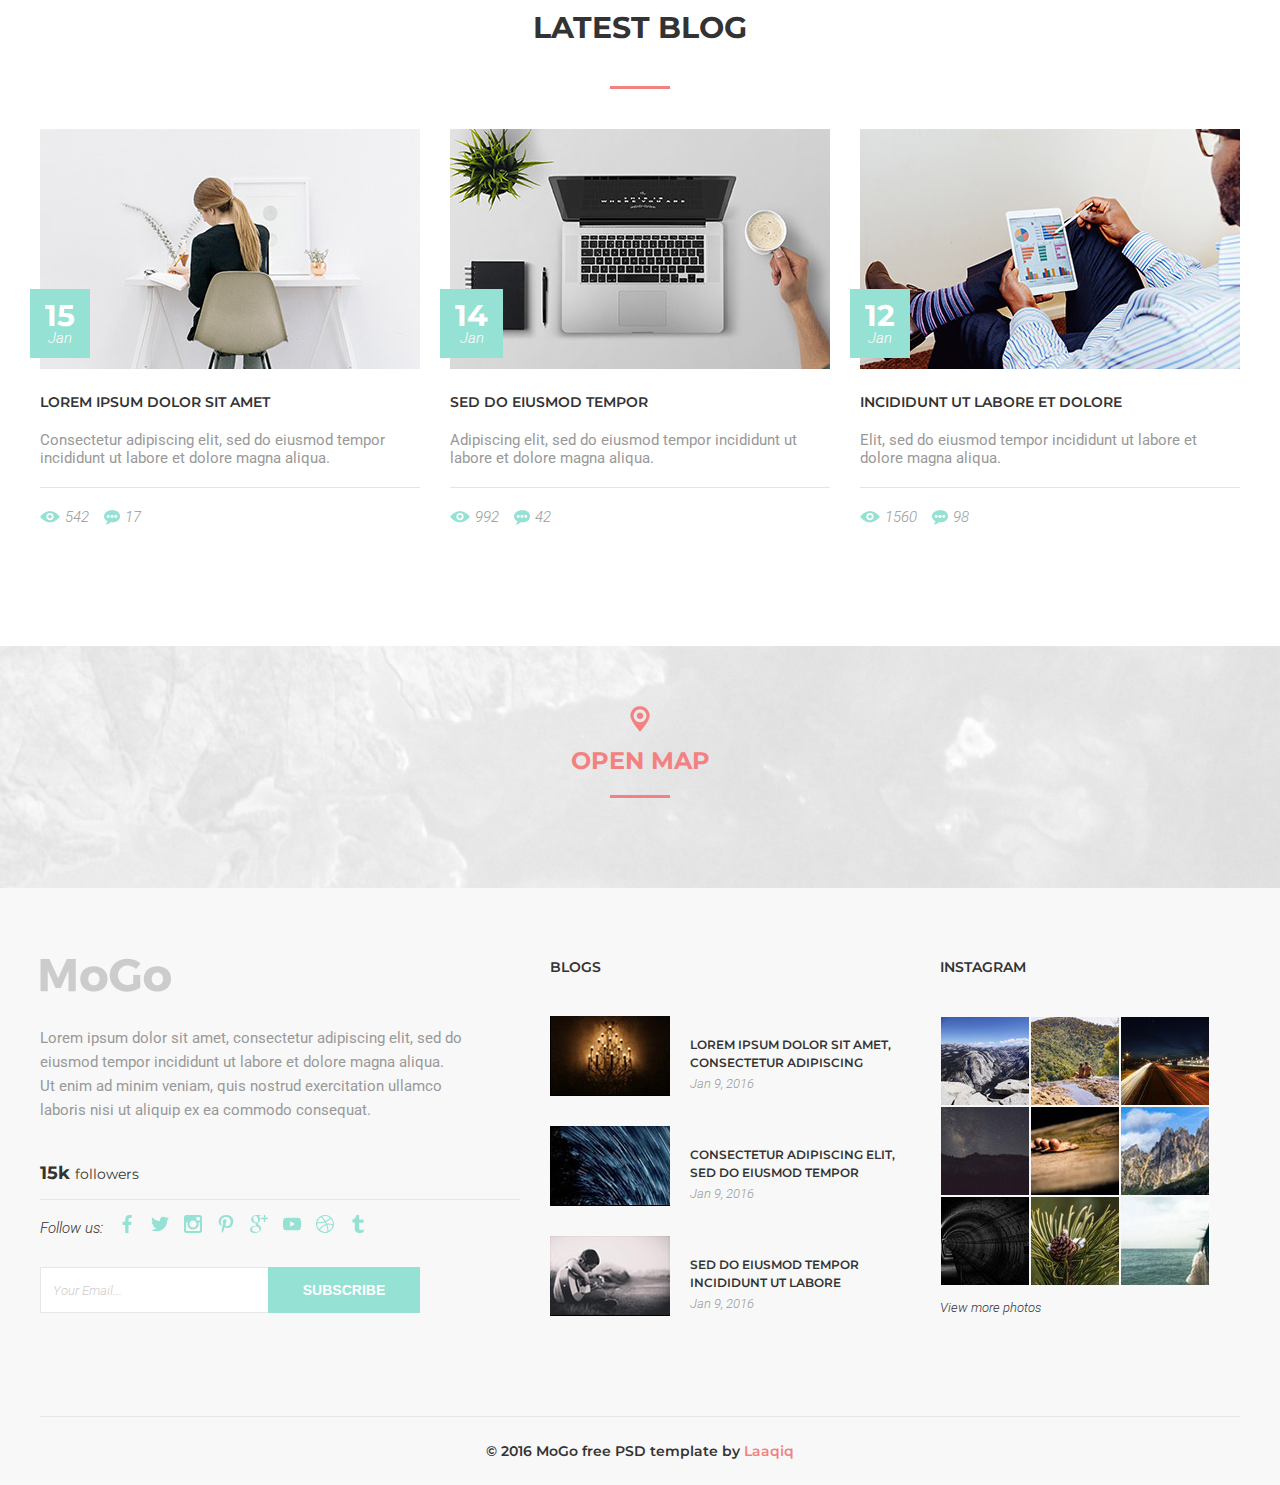
<file: MoGo/index.html>
<!DOCTYPE html>
<html lang="en">

<head>
    <meta charset="UTF-8">
    <meta name="viewport" content="width=device-width, initial-scale=1.0">
    <link
        href="https://fonts.googleapis.com/css?family=Kaushan+Script|Montserrat:300i,400,600,700|Roboto:300,300i,400&display=swap&subset=cyrillic-ext"
        rel="stylesheet">
    <link rel="stylesheet" href="css/slick.css">
    <link rel="stylesheet" href="css/style.css">
    <link rel="stylesheet" href="css/media.css">


    <title>MoGo</title>
</head>

<body>

    <svg style="display: none;">
        <symbol id="facebook" viewbox="0 0 24 24">
            <g>
                <path
                    d="m15.997 3.985h2.191v-3.816c-.378-.052-1.678-.169-3.192-.169-3.159 0-5.323 1.987-5.323 5.639v3.361h-3.486v4.266h3.486v10.734h4.274v-10.733h3.345l.531-4.266h-3.877v-2.939c.001-1.233.333-2.077 2.051-2.077z" />
            </g>
        </symbol>
        <symbol id="twitter" viewbox="0 0 512 512">
            <g>
                <path d="M512,97.248c-19.04,8.352-39.328,13.888-60.48,16.576c21.76-12.992,38.368-33.408,46.176-58.016
                    c-20.288,12.096-42.688,20.64-66.56,25.408C411.872,60.704,384.416,48,354.464,48c-58.112,0-104.896,47.168-104.896,104.992
                    c0,8.32,0.704,16.32,2.432,23.936c-87.264-4.256-164.48-46.08-216.352-109.792c-9.056,15.712-14.368,33.696-14.368,53.056
                    c0,36.352,18.72,68.576,46.624,87.232c-16.864-0.32-33.408-5.216-47.424-12.928c0,0.32,0,0.736,0,1.152
                    c0,51.008,36.384,93.376,84.096,103.136c-8.544,2.336-17.856,3.456-27.52,3.456c-6.72,0-13.504-0.384-19.872-1.792
                    c13.6,41.568,52.192,72.128,98.08,73.12c-35.712,27.936-81.056,44.768-130.144,44.768c-8.608,0-16.864-0.384-25.12-1.44
                    C46.496,446.88,101.6,464,161.024,464c193.152,0,298.752-160,298.752-298.688c0-4.64-0.16-9.12-0.384-13.568
                    C480.224,136.96,497.728,118.496,512,97.248z" />
            </g>
        </symbol>
        <symbol id="pinterest" viewbox="0 0 511.977 511.977">
            <g>
                <path d="M262.948,0C122.628,0,48.004,89.92,48.004,187.968c0,45.472,25.408,102.176,66.08,120.16
                    c6.176,2.784,9.536,1.6,10.912-4.128c1.216-4.352,6.56-25.312,9.152-35.2c0.8-3.168,0.384-5.92-2.176-8.896
                    c-13.504-15.616-24.224-44.064-24.224-70.752c0-68.384,54.368-134.784,146.88-134.784c80,0,135.968,51.968,135.968,126.304
                    c0,84-44.448,142.112-102.208,142.112c-31.968,0-55.776-25.088-48.224-56.128c9.12-36.96,27.008-76.704,27.008-103.36
                    c0-23.904-13.504-43.68-41.088-43.68c-32.544,0-58.944,32.224-58.944,75.488c0,27.488,9.728,46.048,9.728,46.048
                    S144.676,371.2,138.692,395.488c-10.112,41.12,1.376,107.712,2.368,113.44c0.608,3.168,4.16,4.16,6.144,1.568
                    c3.168-4.16,42.08-59.68,52.992-99.808c3.968-14.624,20.256-73.92,20.256-73.92c10.72,19.36,41.664,35.584,74.624,35.584
                    c98.048,0,168.896-86.176,168.896-193.12C463.62,76.704,375.876,0,262.948,0z" />
            </g>
        </symbol>
        <symbol id="instagram" viewbox="0 0 438.536 438.536">
            <g>
                <path d="M421.981,16.562C410.941,5.519,397.711,0,382.298,0H56.248C40.83,0,27.604,5.521,16.561,16.562
                    C5.52,27.6,0.001,40.828,0.001,56.243V382.29c0,15.413,5.518,28.644,16.56,39.683c11.043,11.04,24.272,16.563,39.687,16.563
                    h326.046c15.41,0,28.644-5.523,39.684-16.563c11.043-11.039,16.557-24.27,16.557-39.683V56.243
                    C438.534,40.825,433.021,27.604,421.981,16.562z M157.462,158.025c17.224-16.652,37.924-24.982,62.097-24.982
                    c24.36,0,45.153,8.33,62.381,24.982c17.228,16.655,25.837,36.785,25.837,60.386c0,23.598-8.609,43.729-25.837,60.379
                    c-17.228,16.659-38.014,24.988-62.381,24.988c-24.172,0-44.87-8.336-62.097-24.988c-17.228-16.652-25.841-36.781-25.841-60.379
                    C131.621,194.81,140.234,174.681,157.462,158.025z M388.865,370.589c0,4.945-1.718,9.083-5.141,12.416
                    c-3.433,3.33-7.519,4.996-12.282,4.996h-305.2c-4.948,0-9.091-1.666-12.419-4.996c-3.333-3.326-4.998-7.471-4.998-12.416V185.575
                    H89.08c-3.805,11.993-5.708,24.462-5.708,37.402c0,36.553,13.322,67.715,39.969,93.511c26.65,25.786,58.721,38.685,96.217,38.685
                    c24.744,0,47.583-5.903,68.527-17.703c20.937-11.807,37.486-27.839,49.676-48.112c12.183-20.272,18.274-42.4,18.274-66.38
                    c0-12.94-1.91-25.406-5.715-37.402h38.547v185.014H388.865z M388.865,115.626c0,5.52-1.903,10.184-5.716,13.99
                    c-3.805,3.809-8.466,5.711-13.989,5.711h-49.676c-5.517,0-10.185-1.903-13.99-5.711c-3.806-3.806-5.708-8.47-5.708-13.99V68.522
                    c0-5.33,1.902-9.945,5.708-13.848c3.806-3.901,8.474-5.854,13.99-5.854h49.676c5.523,0,10.185,1.952,13.989,5.854
                    c3.812,3.903,5.716,8.518,5.716,13.848V115.626z" />
            </g>
        </symbol>
        <symbol id="googleplus" viewBox="0 0 555.562 555.562">
            <g>
                <path d="M543.312,85.472H482.32c-6.762,0-12.24-5.477-12.24-12.24V12.24c0-6.763-5.477-12.24-12.24-12.24h-18.256
                    c-6.762,0-12.238,5.478-12.238,12.24v60.992c0,6.763-5.479,12.24-12.24,12.24h-60.992c-6.764,0-12.24,5.478-12.24,12.24v18.256
                    c0,6.763,5.477,12.24,12.24,12.24h60.992c6.762,0,12.24,5.478,12.24,12.24v60.992c0,6.763,5.477,12.24,12.238,12.24h18.256
                    c6.764,0,12.24-5.477,12.24-12.24v-60.992c0-6.762,5.479-12.24,12.24-12.24h60.992c6.764,0,12.24-5.478,12.24-12.24V97.712
                    C555.552,90.949,550.076,85.472,543.312,85.472z" />
                <path d="M35.719,521.669c10.459,7.681,22.534,14.131,36.225,19.37c13.69,5.22,27.265,8.953,40.729,11.181
                    c13.464,2.222,26.763,3.342,39.896,3.342c59.646,0,106.39-14.578,140.228-43.733c31.156-27.161,46.744-58.538,46.744-94.15
                    c0-12.681-1.836-24.541-5.508-35.558c-3.672-11.016-8.465-20.478-14.357-28.378c-5.9-7.895-12.412-15.239-19.529-22.032
                    c-7.123-6.787-14.246-12.962-21.365-18.525c-7.124-5.562-13.635-10.899-19.529-16.028c-5.9-5.116-10.686-10.459-14.357-16.028
                    c-3.672-5.557-5.508-11.236-5.508-17.025c0-8.017,2.559-15.526,7.681-22.534c5.117-7.008,11.353-13.801,18.697-20.368
                    c7.344-6.561,14.688-13.739,22.038-21.53c7.344-7.791,13.574-18.084,18.697-30.881c5.115-12.803,7.68-27.436,7.68-43.905
                    c0-19.584-4.338-38.397-13.023-56.426c-6.775-14.07-15.715-25.698-26.824-34.884c-5.208-4.309-4.418-7.185,2.338-7.185h20.593
                    c6.764,0,16.971-2.767,22.805-6.182l23.947-14.015c5.832-3.415,5.086-6.181-1.678-6.181H208.677
                    c-20.698,0-41.518,2.228-62.436,6.677c-30.943,6.897-56.978,22.656-78.122,47.247c-21.15,24.596-31.72,52.473-31.72,83.63
                    c0,32.944,11.854,60.325,35.557,82.136c23.703,21.812,52.136,32.718,85.301,32.718c3.586,0,7.484-0.159,11.708-0.478
                    c6.457-0.489,11.236,0.447,10.581,2.43c-0.355,1.071-0.777,2.258-1.261,3.562c-1.114,3.005-2.001,5.398-2.668,7.179
                    s-1.224,3.954-1.671,6.505c-0.453,2.564-0.667,5.177-0.667,7.846c0,12.001,4.749,25.263,14.26,39.792
                    c3.702,5.655,1.627,10.086-5.117,10.465c-12.748,0.729-25.361,2.057-37.852,3.997c-16.475,2.563-33.721,6.572-51.75,12.025
                    c-18.03,5.453-34.168,13.354-48.409,23.703c-14.248,10.349-24.933,22.649-32.051,36.892c-8.237,16.48-12.35,31.499-12.35,45.067
                    c0,14.92,3.342,28.434,10.019,40.569C16.692,504.086,25.254,513.988,35.719,521.669z M158.584,223.692
                    c-10.239-5.784-18.923-13.299-26.041-22.534c-7.124-9.235-13.354-19.639-18.697-31.218c-5.343-11.573-9.296-23.152-11.854-34.725
                    c-2.559-11.567-3.837-22.589-3.837-33.054c0-21.371,5.679-39.731,17.026-55.086C126.534,31.72,142.556,24.04,163.26,24.04
                    c14.688,0,27.987,4.565,39.896,13.696c11.903,9.131,21.249,20.698,28.042,34.719c6.787,14.027,12.02,28.55,15.692,43.575
                    c3.672,15.024,5.508,29.21,5.508,42.57c0,16.879-2.785,31.225-8.348,43.042c-2.876,6.114-9.29,15.184-14.572,19.395
                    c-9.492,7.564-22.332,11.346-38.513,11.346C179.619,232.376,168.817,229.488,158.584,223.692z M70.775,400.315
                    c6.01-10.459,13.69-18.807,23.036-25.043c9.345-6.23,20.251-11.353,32.717-15.355c12.46-4.009,24.48-6.787,36.059-8.348
                    c11.573-1.561,23.373-2.344,35.392-2.344c3.109,0,5.894,0.043,8.36,0.122c4.615,0.153,10.625,2.1,13.434,4.039
                    c1.426,0.985,3.121,2.161,5.085,3.52c5.453,3.788,9.125,6.347,11.016,7.675c1.885,1.334,5.343,3.898,10.349,7.681
                    c5.006,3.788,8.568,6.628,10.686,8.519c2.111,1.892,5.177,4.73,9.18,8.513c4.009,3.788,6.953,7.068,8.85,9.854
                    c1.885,2.784,4.224,6.175,7.013,10.178c2.779,4.009,4.725,7.846,5.846,11.523c1.107,3.672,2.172,7.675,3.17,12.02
                    c1.004,4.34,1.506,8.85,1.506,13.514c0,14.026-3.066,26.267-9.18,36.726c-6.126,10.459-14.413,18.642-24.873,24.548
                    c-10.465,5.894-21.646,10.232-33.556,13.017c-11.91,2.785-24.431,4.174-37.559,4.174c-14.247,0-28.378-1.671-42.399-5.006
                    c-14.021-3.342-27.436-8.396-40.227-15.189c-12.803-6.794-23.152-16.139-31.053-28.048c-7.901-11.91-11.854-25.423-11.854-40.563
                    C61.76,422.678,64.765,410.78,70.775,400.315z" />
            </g>
        </symbol>
        <symbol id="youtube" viewBox="0 0 24 24">
            <g>
                <path
                    d="m.522 17.874c.49 1.738 1.989 2.056 2.089 2.117 2.467.672 16.295.674 18.799 0 1.715-.496 2.03-2.017 2.089-2.117.653-3.474.696-8.003-.03-11.945l.03.196c-.49-1.738-1.989-2.056-2.089-2.117-2.434-.661-16.298-.686-18.799 0-1.715.497-2.03 2.017-2.089 2.117-.699 3.651-.734 7.84 0 11.749zm9.086-2.223v-7.293l6.266 3.652z" />
            </g>
        </symbol>
        <symbol id="dribble" viewBox="0 0 24 24">
            <g>
                <path
                    d="m16.354 23.17c.02-.006.039-.014.059-.021 12.215-4.853 8.836-23.149-4.413-23.149-6.649 0-12 5.42-12 12 0 8.327 8.434 14.269 16.354 11.17zm-11.073-3.111c.852-1.432 3.609-5.472 8.315-6.866.984 2.509 1.674 5.436 1.742 8.755-3.566 1.199-7.327.392-10.057-1.889zm11.532 1.263c-.131-3.189-.782-6.017-1.71-8.467 2.082-.325 4.492-.108 7.225.987-.581 3.261-2.666 6.002-5.515 7.48zm5.672-9.031c-3.01-1.131-5.663-1.272-7.959-.834-.355-.8-.728-1.569-1.123-2.277 3.523-1.407 5.605-3.122 6.537-4.03 1.645 1.904 2.622 4.369 2.545 7.141zm-3.61-8.209c-.848.807-2.845 2.437-6.26 3.77-1.674-2.648-3.464-4.516-4.598-5.562 3.628-1.494 7.812-.856 10.858 1.792zm-12.292-1.059c.856.753 2.735 2.561 4.548 5.357-2.49.802-5.612 1.391-9.409 1.474.604-2.894 2.408-5.346 4.861-6.831zm-5.051 8.337c4.25-.069 7.69-.74 10.409-1.648.376.659.733 1.377 1.076 2.123-4.735 1.508-7.694 5.401-8.827 7.159-1.828-2.04-2.836-4.702-2.658-7.634z" />
            </g>
        </symbol>
        <symbol id="tumblr" viewBox="0 0 512 512">
            <g>
                <path d="M348.832,428.544c-14.208,0-27.52-3.328-38.528-10.048c-8.8-5.12-16.544-13.824-19.616-22.112
                    c-3.072-8.448-2.752-25.728-2.752-55.296V223.84h128.096v-95.808H287.936V0h-82.528c-3.328,26.336-9.312,48.192-18.112,65.088
                    c-8.416,17.216-20.256,31.776-34.24,44.096c-14.464,12.192-36.864,21.504-57.088,28.128v72.544h68.704V389.28
                    c0,23.52,2.368,41.472,7.424,53.728c4.96,12.352,13.44,23.968,26.4,34.848c12.736,11.008,27.968,19.456,46.176,25.408
                    C262.4,509.12,276.352,512,299.808,512c20.576,0,39.808-1.952,57.408-6.272c17.632-4,36.8-10.08,58.816-20.352v-76.96
                    C390.304,425.216,374.784,428.544,348.832,428.544z" />
            </g>
        </symbol>
    </svg>


    <header class="header">
        <div class="container">
            <div class="header__inner">

                <div class="logo">MoGo</div>
                <div class="burger-btn">
                    <span></span>
                </div>
                <nav class="nav">
                    <a class="nav__link nav__link--mine" id="mine" href="#">mine</a>
                    <a class="nav__link" id="about-link" href="#about">about</a>
                    <a class="nav__link" id="service-link" href="#service">service</a>
                    <a class="nav__link" id="work-link" href="#work">work</a>
                    <a class="nav__link" id="blog-link" href="#blog">blog</a>
                    <a class="nav__link" id="contact-link" href="#contact">contact</a>
                </nav>
            </div>
        </div>
    </header>

    <div class="intro">
        <div class="container">
            <div class="intro__inner">
                <h2 class="intro__suptitle">Creative Template</h2>
                <h1 class="intro__title">Welcome to MoGo</h1>

                <a class="btn" href="#">Learn More</a>
            </div>
        </div>

        <div class="slider">
            <div class="container">
                <div class="slider__inner">
                    <div class="slider__item">
                        <span class="slider__num">01</span>
                        Intro
                    </div>
                    <div class="slider__item">
                        <span class="slider__num">01</span>
                        Work
                    </div>
                    <div class="slider__item">
                        <span class="slider__num">01</span>
                        About
                    </div>
                    <div class="slider__item">
                        <span class="slider__num">01</span>
                        Contacts
                    </div>
                </div>
            </div>
        </div>
    </div>

    <!-- Section  -->
    <section  id="about" class="section">
        <div class="container">

            <div class="section__header">
                <h3 class="section__suptitle">What we do</h3>
                <h2 class="section__title">Story about us</h2>
                <div class="section__text">
                    <p>Lorem ipsum dolor sit amet, consectetur adipiscing elit, sed do eiusmod tempor incididunt ut
                        labore et dolore magna aliqua. Ut enim ad minim veniam, quis nostrud exercitation ullamco
                        laboris nisi ut aliquip ex ea commodo consequat.</p>
                </div>
            </div>

            <div class="about">
                <div class="about__item">
                    <div class="about__img">
                        <div class="about__text">super team</div>
                        <img src="img/about/1.jpg">
                    </div>
                </div>

                <div class="about__item about__item--2">
                    <div class="about__img">
                        <div class="about__text">super team</div>
                        <img src="img/about/2.jpg">
                    </div>
                </div>

                <div class="about__item">
                    <div class="about__img">
                        <div class="about__text">super team</div>
                        <img src="img/about/3.jpg">
                    </div>
                </div>
            </div>

        </div>
    </section>

    <div class="statistics">
        <div class="container">

            <div class="stat">
                <div class="stat__item">
                    <div class="stat__count">42</div>
                    <div class="stat__text">web design project</div>
                </div>
                <div class="stat__item">
                    <div class="stat__count">123</div>
                    <div class="stat__text">happy client</div>
                </div>
                <div class="stat__item">
                    <div class="stat__count">15</div>
                    <div class="stat__text">award winner</div>
                </div>
                <div class="stat__item">
                    <div class="stat__count">99</div>
                    <div class="stat__text">cup of coffee</div>
                </div>
                <div class="stat__item">
                    <div class="stat__count">24</div>
                    <div class="stat__text">members</div>
                </div>
            </div>

        </div>
    </div>

    <section id="service" class="section">
        <div class="container">

            <div class="section__header">
                <h3 class="section__suptitle">We work with</h3>
                <h2 class="section__title">Amazing Services</h2>
            </div>

            <div class="services">
                <div class="services__item">
                    <img class="services__icon" src="img/services/photografy.png">
                    <div class="services__title">Photography</div>
                    <div class="services__text">Lorem ipsum dolor sit amet, consectetur adipiscing elit, sed do eiusmod
                        tempor.</div>
                </div>
                <div class="services__item">
                    <img class="services__icon" src="img/services/web_design.png">
                    <div class="services__title">Web Design</div>
                    <div class="services__text">Lorem ipsum dolor sit amet, consectetur adipiscing elit, sed do eiusmod
                        tempor</div>
                </div>
                <div class="services__item">
                    <img class="services__icon" src="img/services/creativity.png">
                    <div class="services__title">Creativity</div>
                    <div class="services__text">Lorem ipsum dolor sit amet, consectetur adipiscing elit, sed do eiusmod
                        tempor.</div>
                </div>

            </div>

            <xr></xr>

            <div class="services">
                <div class="services__item">
                    <img class="services__icon" src="img/services/seo.png">
                    <div class="services__title">Seo</div>
                    <div class="services__text">Lorem ipsum dolor sit amet, consectetur adipiscing elit, sed do eiusmod
                        tempor.</div>
                </div>
                <div class="services__item">
                    <img class="services__icon" src="img/services/css_html.png">
                    <div class="services__title">css/html</div>
                    <div class="services__text">Lorem ipsum dolor sit amet, consectetur adipiscing elit, sed do eiusmod
                        tempor</div>
                </div>
                <div class="services__item">
                    <img class="services__icon" src="img/services/digital.png">
                    <div class="services__title">Digital</div>
                    <div class="services__text">Lorem ipsum dolor sit amet, consectetur adipiscing elit, sed do eiusmod
                        tempor.</div>
                </div>

            </div>

        </div>
    </section>

    <section class="section section--devices">
        <div class="container">

            <div class="section__header">
                <h3 class="section__suptitle">For all devices</h3>
                <h2 class="section__title">Unique design</h2>
            </div>

            <div class="devices">
                <img class="devices__item" src="img/ipad.png" alt="">
                <img class="devices__item devices__item--iphone" src="img/iphone.png" alt="">
            </div>

        </div>
    </section>

    <section class="section section--wedo">
        <div class="container">
            <div class="section__header">
                <h3 class="section__suptitle">Service</h3>
                <h2 class="section__title">What we do</h2>
                <div class="section__text">
                    <p>Lorem ipsum dolor sit amet, consectetur adipiscing elit, sed do eiusmod tempor incididunt ut
                        labore et dolore magna aliqua. Ut enim ad minim veniam, quis nostrud exercitation ullamco
                        laboris nisi ut aliquip ex ea commodo consequat.</p>
                </div>
            </div>
            <div class="wedo">
                <div class="wedo__item">
                    <img class="wedo__item-img" src="img/wedo.jpg" alt="">
                </div>
                <div class="wedo__item">
                    <div class="accordion">
                        <div class="accordion__item">
                            <div class="accordion__header accordion__header--1">
                                <img class="accordion__icon" src="img/wedo-1.png" alt="">
                                <div class="accordion__title">photography</div>
                            </div>
                            <div class="accordion__content-wrapper">
                                <div class="accordion__content-text accordion__content-text--1">
                                    Lorem ipsum dolor sit amet, consectetur adipiscing elit, sed do eiusmod tempor
                                    incididunt ut labore et dolore magna aliqua. Ut enim ad minim veniam, quis nostrud
                                    exercitation ullamco laboris nisi ut aliquip ex ea commodo consequat. Duis aute
                                    irure dolor in reprehenderit in voluptate velit esse cillum dolore eu fugiat nulla
                                    pariatur. Excepteur sint occaecat cupidatat non proident, sunt in culpa qui officia
                                    deserunt mollit anim id est laborum.
                                    <p>Lorem ipsum dolor sit amet, consectetur adipiscing elit, sed do eiusmod tempor
                                        incididunt ut labore et dolore magna aliqua. Ut enim ad minim veniam, quis
                                        nostrud exercitation ullamco laboris nisi ut aliquip ex ea commodo
                                        consequat.<br>
                                        Duis aute irure dolor in reprehenderit in voluptate velit esse cillum dolore eu
                                        fugiat nulla pariatur. Excepteur sint occaecat cupidatat non proident, sunt in
                                        culpa qui officia deserunt mollit anim id est laborum.</p>
                                </div>
                            </div>
                        </div>
                        <div class="accordion__item">
                            <div class="accordion__header accordion__header--2">
                                <img class="accordion__icon" src="img/wedo-2.png" alt="">
                                <div class="accordion__title">creativity</div>
                            </div>
                            <div class="accordion__content-wrapper">
                                <div class="accordion__content-text accordion__content-text--2">
                                    Lorem ipsum dolor sit amet, consectetur adipiscing elit, sed do eiusmod tempor
                                    incididunt ut labore et dolore magna aliqua. Ut enim ad minim veniam, quis nostrud
                                    exercitation ullamco laboris nisi ut aliquip ex ea commodo consequat. Duis aute
                                    irure dolor in reprehenderit in voluptate velit esse cillum dolore eu fugiat nulla
                                    pariatur. Excepteur sint occaecat cupidatat non proident, sunt in culpa qui officia
                                    deserunt mollit anim id est laborum.
                                    <p>Lorem ipsum dolor sit amet, consectetur adipiscing elit, sed do eiusmod tempor
                                        incididunt ut labore et dolore magna aliqua. Ut enim ad minim veniam, quis
                                        nostrud exercitation ullamco laboris nisi ut aliquip ex ea commodo consequat.
                                        Duis aute irure dolor in reprehenderit in voluptate velit esse cillum dolore eu
                                        fugiat nulla pariatur. Excepteur sint occaecat cupidatat non proident, sunt in
                                        culpa qui officia deserunt mollit anim id est laborum.</p>
                                    Lorem ipsum dolor sit amet, consectetur adipiscing elit, sed do eiusmod tempor
                                    incididunt ut labore et dolore magna aliqua. Ut enim ad minim veniam, quis nostrud
                                    exercitation ullamco laboris nisi ut aliquip ex ea commodo consequat.
                                </div>
                            </div>
                        </div>
                        <div class="accordion__item">
                            <div class="accordion__header accordion__header--3">
                                <img class="accordion__icon" src="img/wedo-3.png" alt="">
                                <div class="accordion__title">web design</div>
                            </div>
                            <div class="accordion__content-wrapper">
                                <div class="accordion__content-text accordion__content-text--3">
                                    Lorem ipsum dolor sit amet, consectetur adipiscing elit, sed do eiusmod tempor
                                    incididunt ut labore et dolore magna aliqua. Ut enim ad minim veniam, quis nostrud
                                    exercitation ullamco laboris nisi ut aliquip ex ea commodo consequat. Duis aute
                                    irure dolor in reprehenderit in voluptate velit esse cillum dolore eu fugiat nulla
                                    pariatur. Excepteur sint occaecat cupidatat non proident, sunt in culpa qui officia
                                    deserunt mollit anim id est laborum.
                                    <p>Lorem ipsum dolor sit amet, consectetur adipiscing elit, sed do eiusmod tempor
                                        incididunt ut labore et dolore magna aliqua. Ut enim ad minim veniam, quis
                                        nostrud exercitation ullamco laboris nisi ut aliquip ex ea commodo consequat.
                                        Duis aute irure dolor in reprehenderit in voluptate velit esse cillum dolore eu
                                        fugiat nulla pariatur. Excepteur sint occaecat cupidatat non proident, sunt in
                                        culpa qui officia deserunt mollit anim id est laborum.</p>
                                    Lorem ipsum dolor sit amet, consectetur adipiscing elit, sed do eiusmod tempor
                                    incididunt ut labore et dolore magna aliqua. Ut enim ad minim veniam, quis nostrud
                                    exercitation ullamco laboris nisi ut aliquip ex ea commodo consequat.
                                </div>
                            </div>
                        </div>
                    </div>
                </div>
            </div>
        </div>
        <div class="review-slider__wrapper">
            <div class="container">
                <div class="review-slider">
                    <div class="review-slider__item">
                        <div class="review-slider__item-inner">
                            <div class="review-slider__item-icon">
                                <img src="img/review-slider-icon.png" alt="">
                            </div>
                            <div class="review-slider__item-content">
                                <div class="review-slider__item-text">
                                    “Lorem ipsum dolor sit amet, consectetur adipiscing elit, sed do eiusmod tempor
                                    incididunt ut
                                    labore et dolore magna aliqua. Ut enim ad minim veniam, quis nostrud exercitation.”
                                </div>
                                <div class="review-slider__item-subtitle">Jon Doe</div>
                            </div>
                        </div>
                    </div>
                    <div class="review-slider__item">
                        <div class="review-slider__item-inner">
                            <div class="review-slider__item-icon">
                                <img src="img/review-slider-icon.png" alt="">
                            </div>
                            <div class="review-slider__item-content">
                                <div class="review-slider__item-text">
                                    “Lorem ipsum dolor sit amet, consectetur adipiscing elit, sed do eiusmod tempor
                                    incididunt ut
                                    labore et dolore magna aliqua. Ut enim ad minim veniam, quis nostrud exercitation.”
                                </div>
                                <div class="review-slider__item-subtitle">Jon Doe</div>
                            </div>
                        </div>
                    </div>
                    <div class="review-slider__item">
                        <div class="review-slider__item-inner">
                            <div class="review-slider__item-icon">
                                <img src="img/review-slider-icon.png" alt="">
                            </div>
                            <div class="review-slider__item-content">
                                <div class="review-slider__item-text">
                                    “Lorem ipsum dolor sit amet, consectetur adipiscing elit, sed do eiusmod tempor
                                    incididunt ut
                                    labore et dolore magna aliqua. Ut enim ad minim veniam, quis nostrud exercitation.”
                                </div>
                                <div class="review-slider__item-subtitle">Jon Doe</div>
                            </div>
                        </div>
                    </div>
                </div>
            </div>
        </div>
    </section>

    <section class="section section--team">
        <div class="container">
            <div class="section__header">
                <h3 class="section__suptitle">Who we are</h3>
                <h2 class="section__title">Meet our team</h2>
                <div class="section__text">
                    <p>Lorem ipsum dolor sit amet, consectetur adipiscing elit, sed do eiusmod tempor incididunt ut
                        labore et dolore magna aliqua. Ut enim ad minim veniam, quis nostrud exercitation ullamco
                        laboris nisi ut aliquip ex ea commodo consequat.</p>
                </div>
            </div>
            <div class="team">
                <div class="team__inner">
                    <div class="team__item">
                        <div class="team__item-inner">
                            <div class="team__item-photo">
                                <div class="social">
                                    <a href="#" class="social__item">
                                        <svg class="social__icon">
                                            <use xlink:href="#facebook"></use>
                                        </svg>
                                    </a>
                                    <a href="#" class="social__item">
                                        <svg class="social__icon">
                                            <use xlink:href="#twitter"></use>
                                        </svg>
                                    </a>
                                    <a href="#" class="social__item">
                                        <svg class="social__icon">
                                            <use xlink:href="#pinterest"></use>
                                        </svg>
                                    </a>
                                    <a href="#" class="social__item">
                                        <svg class="social__icon">
                                            <use xlink:href="#instagram"></use>
                                        </svg>
                                    </a>
                                </div>
                                <img class="team__img" src="img/team-1.jpg" alt="">
                            </div>

                        </div>
                        <div class="team__item-title">Matthew Dix</div>
                        <div class="team__item-subtitle">Graphic Design</div>
                    </div>
                    <div class="team__item">
                        <div class="team__item-inner">
                            <div class="team__item-photo">
                                <div class="social">
                                    <a href="#" class="social__item">
                                        <svg class="social__icon">
                                            <use xlink:href="#facebook"></use>
                                        </svg>
                                    </a>
                                    <a href="#" class="social__item">
                                        <svg class="social__icon">
                                            <use xlink:href="#twitter"></use>
                                        </svg>
                                    </a>
                                    <a href="#" class="social__item">
                                        <svg class="social__icon">
                                            <use xlink:href="#pinterest"></use>
                                        </svg>
                                    </a>
                                    <a href="#" class="social__item">
                                        <svg class="social__icon">
                                            <use xlink:href="#instagram"></use>
                                        </svg>
                                    </a>
                                </div>
                                <img class="team__img" src="img/team-2.jpg" alt="">
                            </div>
                        </div>
                        <div class="team__item-title">Christopher Campbell</div>
                        <div class="team__item-subtitle">Branding/UX design</div>
                    </div>
                    <div class="team__item">
                        <div class="team__item-inner">
                            <div class="team__item-photo">
                                <div class="social">
                                    <a href="#" class="social__item">
                                        <svg class="social__icon">
                                            <use xlink:href="#facebook"></use>
                                        </svg>
                                    </a>
                                    <a href="#" class="social__item">
                                        <svg class="social__icon">
                                            <use xlink:href="#twitter"></use>
                                        </svg>
                                    </a>
                                    <a href="#" class="social__item">
                                        <svg class="social__icon">
                                            <use xlink:href="#pinterest"></use>
                                        </svg>
                                    </a>
                                    <a href="#" class="social__item">
                                        <svg class="social__icon">
                                            <use xlink:href="#instagram"></use>
                                        </svg>
                                    </a>
                                </div>
                                <img class="team__img" src="img/team-3.jpg" alt="">
                            </div>
                        </div>
                        <div class="team__item-title">Michael Fertig</div>
                        <div class="team__item-subtitle">Developer</div>
                    </div>
                </div>
            </div>
        </div>
    </section>
    <div class="partners">
        <div class="container">
            <div class="partners__inner">
                <div class="partners__item">
                    <img src="img/partner1.png" alt="">
                </div>
                <div class="partners__item">
                    <img src="img/partner2.png" alt="">
                </div>
                <div class="partners__item">
                    <img src="img/partner3.png" alt="">
                </div>
                <div class="partners__item">
                    <img src="img/partner4.png" alt="">
                </div>
                <div class="partners__item">
                    <img src="img/partner5.png" alt="">
                </div>
                <div class="partners__item">
                    <img src="img/partner6.png" alt="">
                </div>
            </div>
        </div>
    </div>
    <section id="work" class="section section--ourwork">
        <div class="container">
            <div class="section__header">
                <h3 class="section__suptitle">What we do</h3>
                <h2 class="section__title">some of our work</h2>
                <div class="section__text">
                    <p>Lorem ipsum dolor sit amet, consectetur adipiscing elit, sed do eiusmod tempor incididunt ut
                        labore et dolore magna aliqua. Ut enim ad minim veniam, quis nostrud exercitation ullamco
                        laboris nisi ut aliquip ex ea commodo consequat.</p>
                </div>
            </div>
        </div>
        <div class="ourwork">
            <div class="ourwork__col">
                <div class="ourwork__col-item col-item">
                    <img class="ourwork-img" src="img/our-work1.jpg" alt="">
                    <div class="col-item__descr">
                        <img src="img/picture-icon.png" alt="">
                        <div class="col-item__descr-title">creatively designed</div>
                        <div class="col-item__descr-text">Lorem ipsum dolor sit</div>
                    </div>
                </div>
                <div class="ourwork__col-item col-item">
                    <img class="ourwork-img" src="img/our-work2.jpg" alt="">
                    <div class="col-item__descr">
                        <img src="img/picture-icon.png" alt="">
                        <div class="col-item__descr-title">creatively designed</div>
                        <div class="col-item__descr-text">Lorem ipsum dolor sit</div>
                    </div>
                </div>
            </div>
            <div class="ourwork__col">
                <div class="ourwork__col-item col-item">
                    <img class="ourwork-img" src="img/our-work3.jpg" alt="">
                    <div class="col-item__descr">
                        <img src="img/picture-icon.png" alt="">
                        <div class="col-item__descr-title">creatively designed</div>
                        <div class="col-item__descr-text">Lorem ipsum dolor sit</div>
                    </div>
                </div>
                <div class="ourwork__col-item col-item">
                    <img class="ourwork-img" src="img/our-work4.jpg" alt="">
                    <div class="col-item__descr">
                        <img src="img/picture-icon.png" alt="">
                        <div class="col-item__descr-title">creatively designed</div>
                        <div class="col-item__descr-text">Lorem ipsum dolor sit</div>
                    </div>
                </div>
            </div>
            <div class="ourwork__col">
                <div class="ourwork__col-item col-item">
                    <img class="ourwork-img" src="img/our-work5.jpg" alt="">
                    <div class="col-item__descr">
                        <img src="img/picture-icon.png" alt="">
                        <div class="col-item__descr-title">creatively designed</div>
                        <div class="col-item__descr-text">Lorem ipsum dolor sit</div>
                    </div>
                </div>
            </div>
            <div class="ourwork__col">
                <div class="ourwork__col-item col-item">
                    <img class="ourwork-img" src="img/our-work6.jpg" alt="">
                    <div class="col-item__descr">
                        <img src="img/picture-icon.png" alt="">
                        <div class="col-item__descr-title">creatively designed</div>
                        <div class="col-item__descr-text">Lorem ipsum dolor sit</div>
                    </div>
                </div>
                <div class="ourwork__col-item col-item">
                    <img class="ourwork-img" src="img/our-work7.jpg" alt="">
                    <div class="col-item__descr">
                        <img src="img/picture-icon.png" alt="">
                        <div class="col-item__descr-title">creatively designed</div>
                        <div class="col-item__descr-text">Lorem ipsum dolor sit</div>
                    </div>
                </div>
            </div>
        </div>
        <div class="container">
            <div class="review-slider">
                <div class="review-slider__item">
                    <div class="review-slider__item-inner">
                        <div class="review-slider__item-icon review-slider__item-icon--ourwork__review">
                            <img src="img/ourwork-review.png" alt="">
                        </div>
                        <div class="review-slider__item-content">
                            <div class="review-slider__item-text">
                                “Lorem ipsum dolor sit amet, consectetur adipiscing elit, sed do eiusmod tempor
                                incididunt ut
                                labore et dolore magna aliqua. Ut enim ad minim veniam, quis nostrud exercitation.”
                            </div>
                            <div class="review-slider__item-subtitle">Joshua Earle</div>
                        </div>
                    </div>
                </div>
                <div class="review-slider__item">
                    <div class="review-slider__item-inner">
                        <div class="review-slider__item-icon review-slider__item-icon--ourwork__review">
                            <img src="img/ourwork-review.png" alt="">
                        </div>
                        <div class="review-slider__item-content">
                            <div class="review-slider__item-text">
                                “Lorem ipsum dolor sit amet, consectetur adipiscing elit, sed do eiusmod tempor
                                incididunt ut
                                labore et dolore magna aliqua. Ut enim ad minim veniam, quis nostrud exercitation.”
                            </div>
                            <div class="review-slider__item-subtitle">Joshua Earle</div>
                        </div>
                    </div>
                </div>
                <div class="review-slider__item">
                    <div class="review-slider__item-inner">
                        <div class="review-slider__item-icon review-slider__item-icon--ourwork__review">
                            <img src="img/ourwork-review.png" alt="">
                        </div>
                        <div class="review-slider__item-content">
                            <div class="review-slider__item-text">
                                “Lorem ipsum dolor sit amet, consectetur adipiscing elit, sed do eiusmod tempor
                                incididunt ut
                                labore et dolore magna aliqua. Ut enim ad minim veniam, quis nostrud exercitation.”
                            </div>
                            <div class="review-slider__item-subtitle">Joshua Earle</div>
                        </div>
                    </div>
                </div>
            </div>
        </div>
    </section>
    <section class="section section--clients">
        <div class="container">
            <div class="section__header">
                <h3 class="section__suptitle">Happy Clients</h3>
                <h2 class="section__title">what people say</h2>
            </div>
            <div class="clients">
                <div class="clients__item">
                    <div class="clients__photo">
                        <img class="clients__img" src="img/clients-1.jpg" alt="">
                    </div>
                    <div class="clients__info">
                        <div class="clients__title">Matthew Dix</div>
                        <div class="clients__subtitle">Graphic Design</div>
                        <div class="clients__text">
                            Lorem ipsum dolor sit amet, consectetur adipiscing elit, sed do eiusmod tempor incididunt ut
                            labore et dolore magna aliqua. Ut enim ad minim.
                        </div>
                    </div>
                </div>
                <div class="clients__item">
                    <div class="clients__photo">
                        <img class="clients__img" src="img/clients-2.jpg" alt="">
                    </div>
                    <div class="clients__info">
                        <div class="clients__title">Nick Karvounis</div>
                        <div class="clients__subtitle">Graphic Design</div>
                        <div class="clients__text">
                            Lorem ipsum dolor sit amet, consectetur adipiscing elit, sed do eiusmod tempor incididunt ut
                            labore et dolore magna aliqua. Ut enim ad minim.
                        </div>
                    </div>
                </div>
                <div class="clients__item">
                    <div class="clients__photo">
                        <img class="clients__img" src="img/clients-3.jpg" alt="">
                    </div>
                    <div class="clients__info">
                        <div class="clients__title">Jaelynn Castillo</div>
                        <div class="clients__subtitle">Graphic Design</div>
                        <div class="clients__text">
                            Lorem ipsum dolor sit amet, consectetur adipiscing elit, sed do eiusmod tempor incididunt ut
                            labore et dolore magna aliqua. Ut enim ad minim.
                        </div>
                    </div>
                </div>
                <div class="clients__item">
                    <div class="clients__photo">
                        <img class="clients__img" src="img/clients-4.jpg" alt="">
                    </div>
                    <div class="clients__info">
                        <div class="clients__title">Mike Petrucci</div>
                        <div class="clients__subtitle">Graphic Design</div>
                        <div class="clients__text">
                            Lorem ipsum dolor sit amet, consectetur adipiscing elit, sed do eiusmod tempor incididunt ut
                            labore et dolore magna aliqua. Ut enim ad minim.
                        </div>
                    </div>
                </div>
            </div>
        </div>
    </section>
    <section id="blog" class="section section--stories">
        <div class="container">
            <div class="section__header">
                <h3 class="section__suptitle">Our Stories</h3>
                <h2 class="section__title">latest blog</h2>
            </div>
            <div class="stories">
                <div class="stories__item">
                    <img src="img/stories-1.jpg" alt="" class="stories__img">
                    <div class="stories__date">
                        15<span>Jan</span>
                    </div>
                    <div class="stories__title">Lorem ipsum dolor sit amet</div>
                    <div class="stories__text">Consectetur adipiscing elit, sed do eiusmod tempor incididunt ut labore
                        et dolore magna aliqua.</div>
                    <xr></xr>
                    <div class="stories__info">
                        <div class="stories__info-view">
                            <img src="img/view.png" alt="">
                            <span class="stories__info-view__number">542</span>
                        </div>
                        <div class="stories__info-comments">
                            <img src="img/comments.png" alt="">
                            <span class="stories__info-comments__number">17</span>
                        </div>
                    </div>
                </div>
                <div class="stories__item">
                    <img src="img/stories-2.jpg" alt="" class="stories__img">
                    <div class="stories__date">
                        14<span>Jan</span>
                    </div>
                    <div class="stories__title">sed do eiusmod tempor</div>
                    <div class="stories__text">Adipiscing elit, sed do eiusmod tempor incididunt ut labore et dolore
                        magna aliqua.</div>
                    <xr></xr>
                    <div class="stories__info">
                        <div class="stories__info-view">
                            <img src="img/view.png" alt="">
                            <span class="stories__info-view__number">992</span>
                        </div>
                        <div class="stories__info-comments">
                            <img src="img/comments.png" alt="">
                            <span class="stories__info-comments__number">42</span>
                        </div>
                    </div>
                </div>
                <div class="stories__item">
                    <img src="img/stories-3.jpg" alt="" class="stories__img">
                    <div class="stories__date">
                        12<span>Jan</span>
                    </div>
                    <div class="stories__title">incididunt ut labore et dolore</div>
                    <div class="stories__text">Elit, sed do eiusmod tempor incididunt ut labore et dolore magna aliqua.
                    </div>
                    <xr></xr>
                    <div class="stories__info">
                        <div class="stories__info-view">
                            <img src="img/view.png" alt="">
                            <span class="stories__info-view__number">1560</span>
                        </div>
                        <div class="stories__info-comments">
                            <img src="img/comments.png" alt="">
                            <span class="stories__info-comments__number">98</span>
                        </div>
                    </div>
                </div>
            </div>
        </div>
    </section>
    <section class="section section--map">
        <div class="container">
            <img class="map-mark" src="img/map-mark.png" alt="">
            <a class="map-link" href="#">open map</a>
        </div>
    </section>
    <footer id="contact" class="footer">
        <div class="container">
            <div class="footer__inner">
                <div class="footer__col footer__col--one">
                    <img src="img/logo-footer.png" alt="" class="footer__logo">
                    <div class="footer__text">
                        Lorem ipsum dolor sit amet, consectetur adipiscing elit, sed do eiusmod tempor incididunt ut
                        labore et dolore magna aliqua. <br>Ut enim ad minim veniam, quis nostrud exercitation ullamco
                        laboris nisi ut aliquip ex ea commodo consequat.
                    </div>
                    <div class="footer__social">
                        <div class="footer__social-header">
                            15k <span>followers</span>
                        </div>
                        <xr></xr>
                        <div class="footer__social-links">
                            <span>Follow us:</span>
                            <a href="#" class="footer__social-item">
                                <svg class="footer__social-icon">
                                    <use xlink:href="#facebook"></use>
                                </svg>
                            </a>
                            <a href="#" class="footer__social-item">
                                <svg class="footer__social-icon">
                                    <use xlink:href="#twitter"></use>
                                </svg>
                            </a>
                            <a href="#" class="footer__social-item">
                                <svg class="footer__social-icon">
                                    <use xlink:href="#instagram"></use>
                                </svg>
                            </a>
                            <a href="#" class="footer__social-item">
                                <svg class="footer__social-icon">
                                    <use xlink:href="#pinterest"></use>
                                </svg>
                            </a>
                            <a href="#" class="footer__social-item">
                                <svg class="footer__social-icon">
                                    <use xlink:href="#googleplus"></use>
                                </svg>
                            </a>
                            <a href="#" class="footer__social-item">
                                <svg class="footer__social-icon">
                                    <use xlink:href="#youtube"></use>
                                </svg>
                            </a>
                            <a href="#" class="footer__social-item">
                                <svg class="footer__social-icon">
                                    <use xlink:href="#dribble"></use>
                                </svg>
                            </a>
                            <a href="#" class="footer__social-item">
                                <svg class="footer__social-icon">
                                    <use xlink:href="#tumblr"></use>
                                </svg>
                            </a>
                        </div>
                        <form action="/" method="POST" class="subscribe">
                            <input class="subscribe-input" type="email" name="name" placeholder="Your Email...">
                            <button class="subscribe-btn" type="submit">Subscribe</button>
                        </form>
                    </div>
                </div>
                <div class="footer__col footer__col--two">
                    <div class="footer__blogs">
                        <div class="footer__title">Blogs</div>
                        <div class="footer__blogs-inner">
                            <a href="#" class="footer__blogs-item">
                                <img class="footer__blogs-item__image" src="img/blogs-img1.jpg" alt="">
                                <div class="footer__blogs-item__descr">
                                    Lorem ipsum dolor sit amet, consectetur adipiscing
                                    <span>Jan 9, 2016</span>
                                </div>
                            </a>
                            <a href="#" class="footer__blogs-item">
                                <img class="footer__blogs-item__image" src="img/blogs-img2.jpg" alt="">
                                <div class="footer__blogs-item__descr">
                                    Consectetur adipiscing elit,
                                    sed do eiusmod tempor
                                    <span>Jan 9, 2016</span>
                                </div>
                            </a>
                            <a href="#" class="footer__blogs-item">
                                <img class="footer__blogs-item__image" src="img/blogs-img3.jpg" alt="">
                                <div class="footer__blogs-item__descr">
                                    Sed do eiusmod tempor
                                    incididunt ut labore
                                    <span>Jan 9, 2016</span>
                                </div>
                            </a>
                        </div>
                    </div>
                </div>
                <div class="footer__col footer__col--three">
                    <div class="footer__instagram">
                        <div class="footer__title">Instagram</div>
                        <div class="footer__instagram-inner">
                            <img class="footer__instagram-image" src="img/footer-instagram/1.jpg" alt="">
                            <img class="footer__instagram-image" src="img/footer-instagram/2.jpg" alt="">
                            <img class="footer__instagram-image" src="img/footer-instagram/3.jpg" alt="">
                            <img class="footer__instagram-image" src="img/footer-instagram/4.jpg" alt="">
                            <img class="footer__instagram-image" src="img/footer-instagram/5.jpg" alt="">
                            <img class="footer__instagram-image" src="img/footer-instagram/6.jpg" alt="">
                            <img class="footer__instagram-image" src="img/footer-instagram/7.jpg" alt="">
                            <img class="footer__instagram-image" src="img/footer-instagram/8.jpg" alt="">
                            <img class="footer__instagram-image" src="img/footer-instagram/9.jpg" alt="">
                        </div>
                        <a href="#" class="footer__instagram-link">View more photos</a>
                    </div>
                </div>
            </div>
            <xr class="xr-copy"></xr>
            <div class="footer__copyright">
                © 2016 MoGo free PSD template by <span>Laaqiq</span>
            </div>
        </div>
    </footer>




    <script src="https://ajax.googleapis.com/ajax/libs/jquery/3.4.1/jquery.min.js"></script>
    <script src="js/slick.min.js"></script>
    <script src="js/main.js"></script>



</body>

</html>
</file>
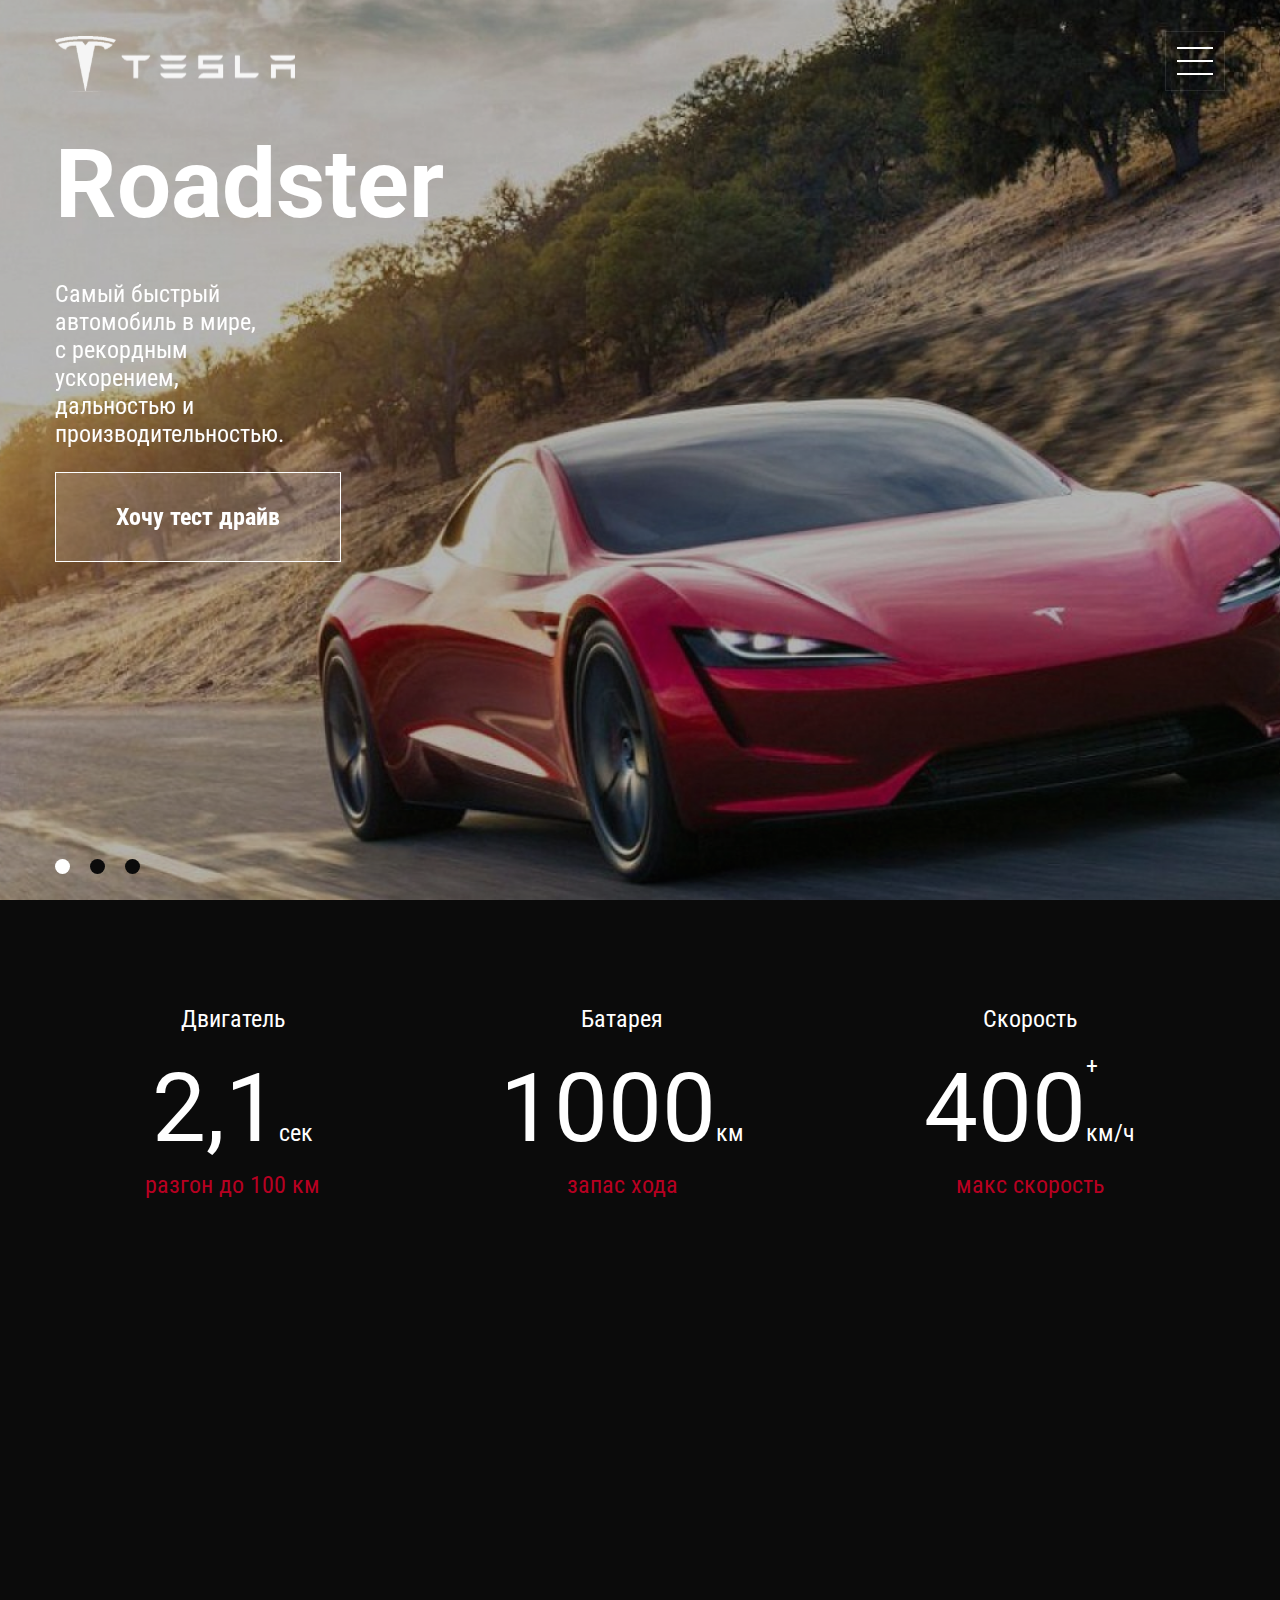
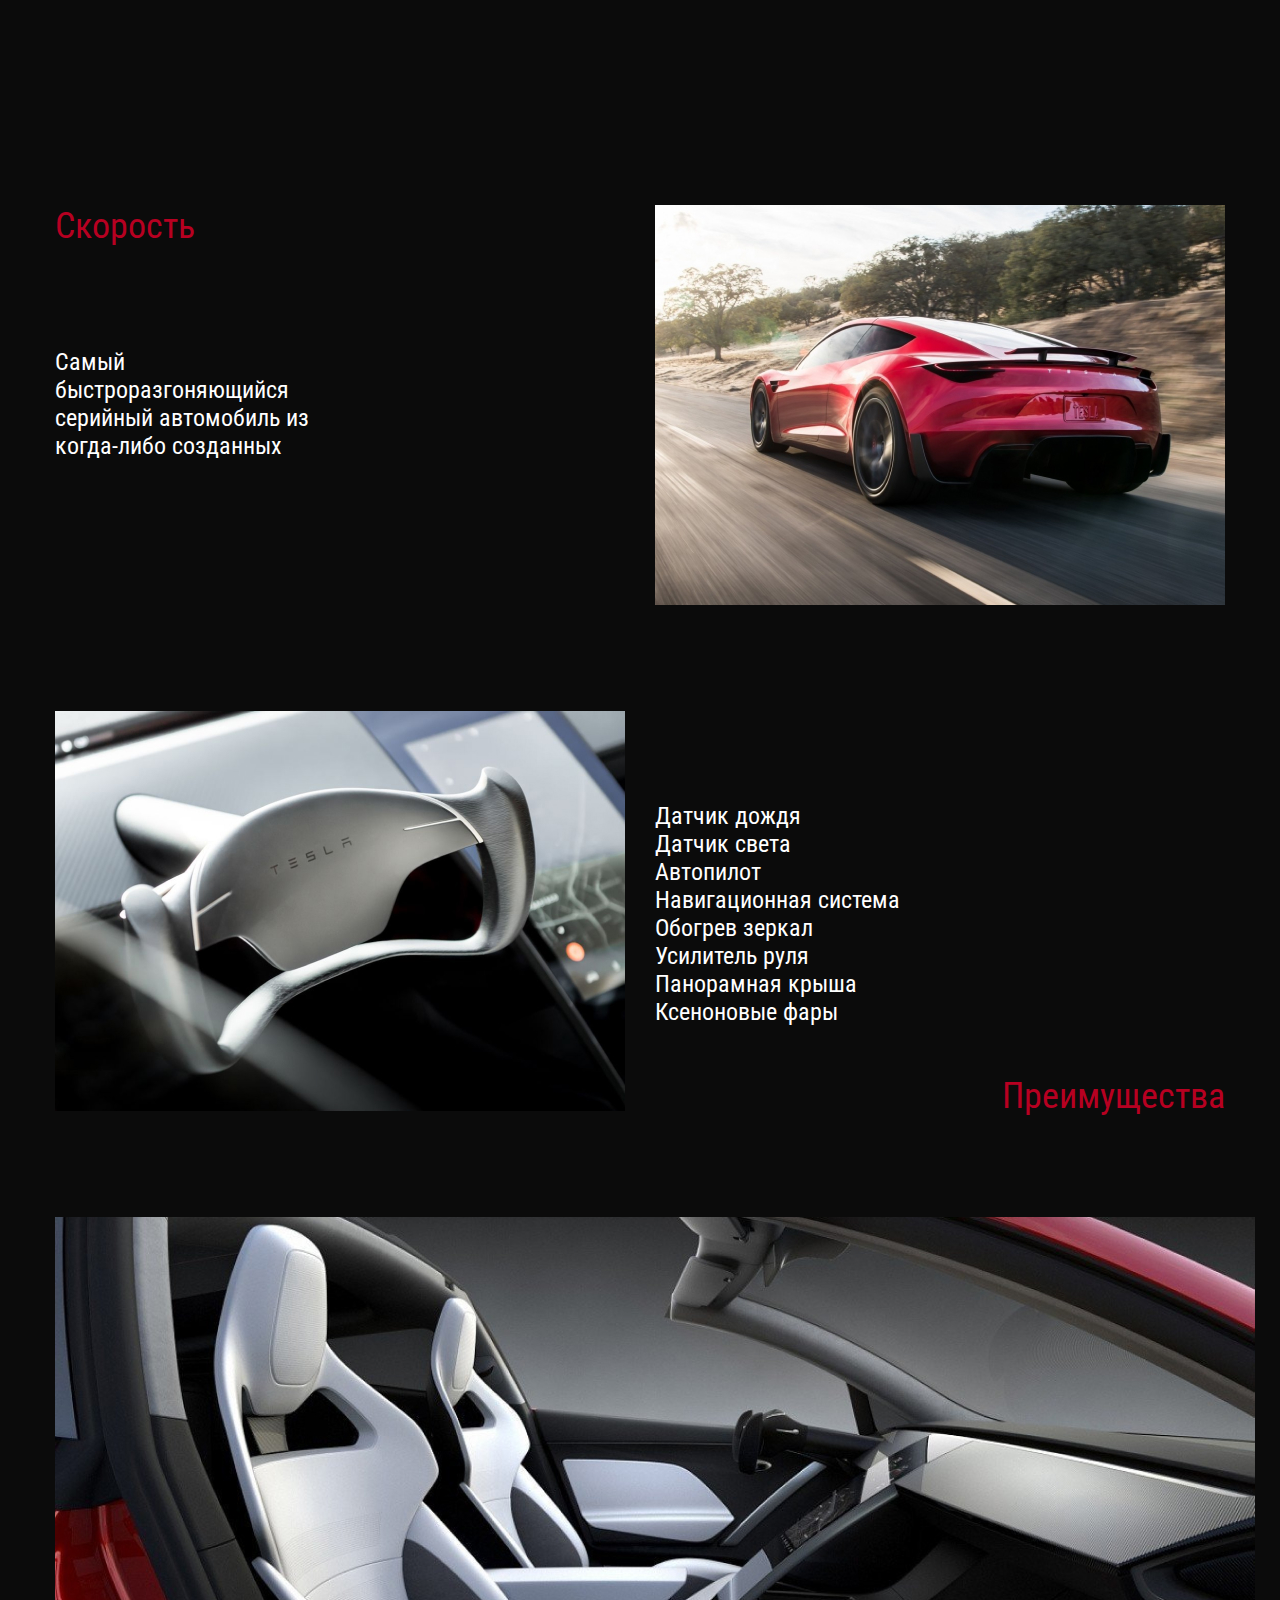
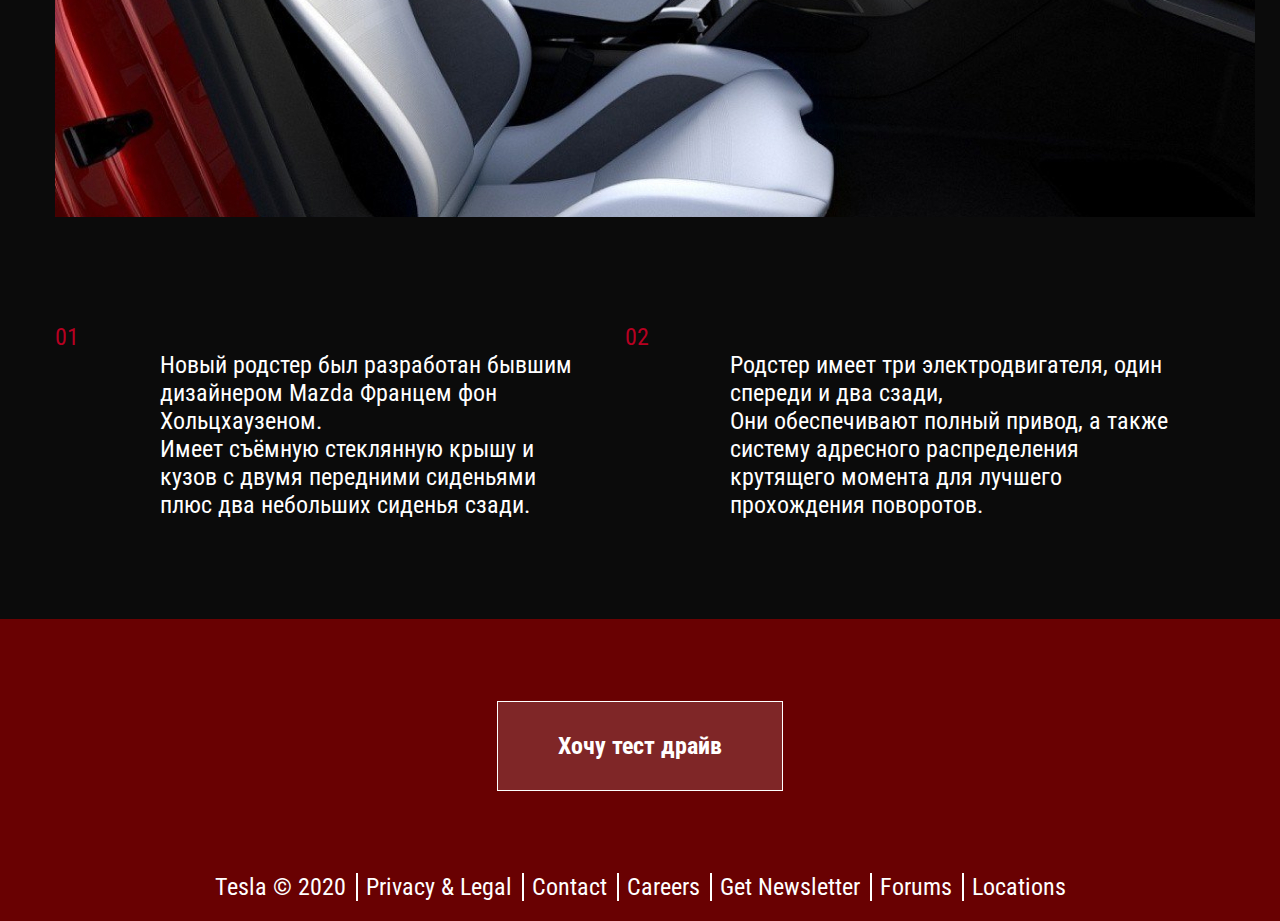
<file: Tesla/index.html>
<!DOCTYPE html>
<html lang="en">
<head>
  <meta charset="UTF-8">
  <meta name="viewport" content="width=device-width, initial-scale=1.0">
  <meta http-equiv="X-UA-Compatible" content="ie=edge">
  <title>Tesla</title>
  <link href="https://fonts.googleapis.com/css?family=Roboto|Roboto+Condensed:400,700&display=swap&subset=cyrillic-ext" rel="stylesheet">
  <link rel="stylesheet" href="css/reset.css">
  <link rel="stylesheet" href="css/slick.css">
  <link rel="stylesheet" href="css/style.css">
  <link rel="stylesheet" href="css/media.css">
</head>
<body>
  <header class="header">
      <div class="container">
          <div class="header__inner">
              <div class="header-top">
                  <div class="header__logo">
                      <a href="#">
                          <img src="images/logo-white.svg">
                      </a>
                  </div>
                  <div class="header-btn">
                      <div class="burger"></div>
                      <div class="burger"></div>
                      <div class="burger"></div>
                  </div>
              </div>
              <div class="header-content">
                  <h1 class="header-content__title">Roadster</h1>
                  <div class="header-content__text">
                      Самый быстрый автомобиль в мире, с рекордным ускорением, дальностью и производительностью.
                  </div>
                  <div class="header-content__btn">
                      <a href="#">Хочу тест драйв</a>
                  </div>
              </div>
          </div>
      </div>
      <nav class="menu">
          <div class="container container--menu">
              <div class="close-btn"></div>
              <div class="menu-list">
                  <ul>
                      <li><a href="href#">Узнать цену</a></li>
                      <li><a href="href#">Характеристики</a></li>
                      <li><a href="href#">Тест Драйв</a></li>
                      <li><a href="href#">Новости</a></li>
                      <li><a href="href#">Контакты</a></li>
                  </ul>
              </div>
          </div>
      </nav>
  </header>
  
  <div class="header-slider">
      <div class="slider">
          <div class="slider__item" style="background-image: url(images/slider/bc-ground1.jpg)"></div>
          <div class="slider__item" style="background-image: url(images/slider/bc-ground2.jpg)"></div>
          <div class="slider__item" style="background-image: url(images/slider/bc-ground3.jpg)"></div>
      </div>
  </div>
  
  <section class="config">
      <div class="container">
          <div class="config-items">
             
              <div class="config-item">
                  <div class="config-item__title">
                      Двигатель
                  </div>
                  <div class="config-item__indication">
                      2,1<span>сек</span>
                  </div>
                  <div class="config-item__discr">
                      разгон до 100 км
                  </div>
              </div>
              
              <div class="config-item">
                  <div class="config-item__title">
                      Батарея
                  </div>
                  <div class="config-item__indication">
                      1000<span>км</span>
                  </div>
                  <div class="config-item__discr">
                      запас хода
                  </div>
              </div>
              
              <div class="config-item">
                  <div class="config-item__title">
                      Скорость
                  </div>
                  <div class="config-item__indication config-item__indication--speed">
                      400<span>км/ч</span>
                  </div>
                  <div class="config-item__discr">
                      макс скорость
                  </div>
              </div>
              
          </div>
      </div>
  </section> 
  
  <section class="video">
      <div class="container">
          <iframe width="100%" height="400" src="https://www.youtube.com/embed/tw4jkyfY4HE" frameborder="0" allow="accelerometer; autoplay; encrypted-media; gyroscope; picture-in-picture" allowfullscreen></iframe>
      </div>
  </section>
  
  <section class="advantages">
      <div class="container">
          <div class="advantages-inner">
             
              <div class="advantages-inner__raw">
                  <div class="advantages-descr">
                      <div class="advantages__title">
                          Скорость
                      </div>
                      <div class="advantages__text">
                          Самый 
                          быстроразгоняющийся 
                          серийный автомобиль 
                          из когда-либо созданных
                      </div>
                  </div>
                  <div class="advantages__image">
                      <img src="images/advantages-1.jpg" alt="">
                  </div>
              </div>
              
              <div class="advantages-inner__raw advantages-inner__raw--reverse">
                  <div class="advantages__image">
                      <img src="images/advantages-2.jpg" alt="">
                  </div>
                  <div class="advantages-descr advantages-descr--list">
                      <div class="advantages__text">
                          <ul>
                              <li>Датчик дождя</li>
                              <li>Датчик света</li>
                              <li>Автопилот</li>
                              <li>Навигационная система</li>
                              <li>Обогрев зеркал</li>
                              <li>Усилитель руля</li>
                              <li>Панорамная крыша</li>
                              <li>Ксеноновые фары</li>
                          </ul>
                      </div>
                      <div class="advantages__title">
                          <span>Преимущества</span>
                      </div>
                  </div>
              </div>
              
          </div>
      </div>
  </section>
  

  <section class="design">
      <div class="container">
          <div class="design__images">
              <img src="images/design.jpg" alt="">
          </div>
          <div class="design-discr">
              <div class="design-discr__item design-discr__item--first">
                  Новый родстер был разработан бывшим дизайнером Mazda Францем фон Хольцхаузеном. <p>Имеет съёмную стеклянную крышу и кузов с двумя передними сиденьями плюс два небольших сиденья сзади.</p>
              </div>
              <div class="design-discr__item design-discr__item--last">
                  Родстер имеет три электродвигателя, один спереди и два сзади, <p>Они обеспечивают полный привод, а также систему адресного распределения крутящего момента для лучшего прохождения поворотов.</p>
              </div>
          </div>
      </div>
  </section>

  

  <section class="footer">
      <div class="container">
          <div class="footer__btn">
              <a href="#">Хочу тест драйв</a>
          </div>
          <div class="footer-copy">
              <ul>
                  <li><a href="#">Tesla © 2020</a></li>
                  <li><a href="#">Privacy & Legal</a></li>
                  <li><a href="#">Contact</a></li>
                  <li><a href="#">Careers</a></li>
                  <li><a href="#">Get Newsletter</a></li>
                  <li><a href="#">Forums</a></li>
                  <li><a href="#">Locations</a></li>
              </ul>
          </div>
      </div>
  </section>


  <script src="https://ajax.googleapis.com/ajax/libs/jquery/3.4.1/jquery.min.js"></script>
  <script src="js/slick.min.js"></script>
  <script src="js/main.js"></script>
</body>
</html>
</file>
<file: Marafon/css/style.css>
* {
    box-sizing: border-box;
}

body {
    margin: 0;
    font-family: 'Lato', sans-serif;
    font-size: 14px;
    line-height: 24px;
    color: #2f3f54;
}

a {
    text-decoration: none;
}

li {
    list-style: none;
}

ul {
    padding: 0;
}

h1, h2, h3, h4, h5, h6 {
    margin: 0;
}

header {
    border-top: 1px solid #3882e5;
}

.container {
    width: 100%;
    max-width: 1170px;
    margin: 0 auto;
    padding: 0 15px;
}

.header__inner {
    height: 87px;
    display: flex;
    justify-content: space-between;
    align-items: center;
}

.logo {
    font-size: 0;
    line-height: 0;
}

.nav__btn {
    width: 30px;
    display: none;
}

.burger {
    height: 4px;
    margin-bottom: 5px;
    background-color: #636f7f;
    border-radius: 2px;
}

.burger:last-child {
    margin-bottom: 0;
}

.nav__list {
    display: flex;
}

.nav__link {
    text-decoration: none;
    margin-left: 30px;
    
    font-family: 'Open Sans', sans-serif;
    font-weight: 700;
    color: #2f3f54;
    font-size: 14px;
    text-transform: uppercase;
    transition: color .3s linear;
}

.nav__link:hover {
    color: #3882e5;
}

/* Intro */
.intro {
    color: #fff;
    
    background: url(../image/bg-intro.jpg) center no-repeat;
    background-size: cover;
}

.intro__inner {
    display: flex;
    
    padding-top: 160px;
    padding-bottom: 180px;
}

.intro-info {
    padding-right: 24px;
}

.intro-info__uptitle {
    font-size: 14px;
    font-weight: 400;
    margin-bottom: 10px;
}

.intro-info__title {
    font-family: 'Roboto', sans-serif;
    font-size: 48px;
    font-weight: 900;
    margin-bottom: 20px;
    text-transform: uppercase;
}

.intro-info__subtitle {
    font-size: 19px;
    font-weight: 700;
}

.intro-info__subtitle span {
    font-weight: 400;
    font-size: 14px;
}

.intro-info__list {
    margin-top: 30px;
    margin-bottom: 60px;
}

.intro-info__list li {
    font-size: 16px;
    font-weight: 700;
    line-height: 24px;
    padding: 5px 24px;
    position: relative;
}

.intro-info__list li::before {
    content: "";
    background-image: url(../image/list-icon.png);
    width: 13px;
    height: 13px;
    left: 0;
    top: 50%;
    transform: translateY(-50%);
    position: absolute;
}

.wordpress {
    padding-left: 20px;
    position: relative;
}

.wordpress::before {
    content: "";
    background-image: url(../image/wp-icon.png);
    width: 16px;
    height: 15px;
    left: 0;
    top: 50%;
    transform: translateY(-50%);
    position: absolute;
}

.intro-info__btn a {
    font-size: 14px;
    color: #fff;
    border: 3px solid #fff;
    border-radius: 30px;
    padding: 15px 40px;
    text-decoration: none;
    text-transform: uppercase;
    transition: background-color .2s linear;
}

.intro-info__btn a:hover {
    background-color: #979a9e;
}

.intro-info__btn-discr {
    margin-top: 30px;
}

.intro-image {
    padding-left: 24px;
    padding-top: 30px;
    position: relative;
}

.intro-image__circle {
    width: 230px;
    height: 230px;
    border-radius: 50%;
    background-color: #fff;
    
    display: flex;
    flex-direction: column;
    justify-content: center;
    align-items: center;
    color: #212121;
    position: absolute;
    top: 0;
    right: -100px;
}

.intro-image__circle-title {
    text-align: left;
    width: 140px;
}

.intro-image__circle-price {
    font-size: 54px;
    font-weight: 700;
    margin-top: 20px;
    margin-bottom: 10px;
}

.intro-image__circle-date {
    text-align: right;
    width: 140px;
}

/* price */
.price {
    padding-top: 150px;
    padding-bottom: 180px;
}

.title {
    margin-bottom: 40px;
    text-align: center;
    
    font-family: 'Roboto', sans-serif;
    font-weight: 700;
    font-size: 40px;
}
.title span {
    color: #2575e7;
}

.price__descr {
    max-width: 595px;
    margin: 0 auto 120px;
    text-align: center;
    line-height: 24px;
}

.price__descr a {
    color: #e74c3c;
    text-decoration: none;
}

.price__items {
    display: flex;
    justify-content: space-between;
}

.price-item {
    max-width: 360px;
    padding: 120px 50px 60px;
    box-shadow: 0px 21px 49px 1px rgba(41, 44, 61, 0.15);
    position: relative;
    overflow: hidden;
}

.price-item__price {
    width: 300px;
    height: 500px;
    border-radius: 70%;
    
    color: #fff;
    font-family: 'Roboto', sans-serif;
    font-weight: 700;
    font-size: 33px;
    
    background-color: #3882e5;
    position: absolute;
    display: flex;
    align-items: flex-end;
    justify-content: center;
    left: 50%;
    transform: translateX(-50%);
    top: -400px;
    padding-bottom: 40px;
}

.price-item__price span {
    font-family: 'Roboto', sans-serif;
    font-weight: 700;
    font-size: 16px;
}

.price-item__images {
    height: 125px;
    padding-top: 120px;
    margin-bottom: 30px;
    display: flex;
    align-items: flex-end;
    justify-content: center;
}

.price-item__title {
    font-family: 'Roboto', sans-serif;
    font-weight: 700;
    font-size: 32px;
    color: #3882e5;
    margin-bottom: 30px;
}

.price-item__text {
    color: #4a6385;
}

.price-item__list {
    font-family: 'Roboto', sans-serif;
    font-weight: 400;
    font-size: 16px;
    color: #4a6385;
    margin-bottom: 60px;
}

.price-item__list li {
    padding: 5px 0 5px 35px;
    position: relative;
}

.price-item__list li::before {
    content: "";
    width: 10px;
    height: 5px;
    border-bottom: 3px solid #4a6385;
    border-left: 3px solid #4a6385;
    position: absolute;
    left: 4px;
    top: 40%;
    transform: rotate(-45deg) translateY(-50%);
}

.price-item__btn {
    font-family: 'Roboto', sans-serif;
    font-weight: 700;
    font-size: 17px;
    color: #fff;
    text-align: center;
    padding: 20px 10px;
    text-decoration: none;
    background-color: #267ae9;
    position: absolute;
    bottom: 0;
    left: 0;
    right: 0;
}

/* review */

.review {
    background-color: #fafafa;
    padding-top: 120px;
    padding-bottom: 165px;
}

.review .title {
    margin-bottom: 100px;
}

.review-slider .slick-list {
    margin: 0 -50px;
}

.review-slider .slick-slide {
    margin: 0 50px;
    padding: 70px 0;
}

.review-slider .slick-dots {
    display: flex;
    justify-content: center;
}

.review-slider .slick-dots li {
    margin: 0 8px;
}

.review-slider .slick-dots button {
    padding: 0;
    border: none;
    font-size: 0;
    width: 10px;
    height: 10px;
    border-radius: 50%;
    background-color: #267ae9;
    outline: none;
}

.review-slider .slick-dots li.slick-active button {
    background-color: #fff;
    border: 2px solid #267ae9;
}

.review-slider__item {
    display: flex;
    min-height: 350px;
    max-width: 524px;
    box-shadow: 0px 21px 49px 1px rgba(41, 44, 61, 0.15);
}

.review-slider__image {
    display: flex;
    background-color: #267ae9;
    align-items: center;
}

.review-slider__image img {
    border-radius: 50%;
    padding: 0 37px;
}

.review-slider__text-box {
    font-size: 16px;
    color: #4a6385;
    padding: 65px 40px;
}

.review__text {
    margin-bottom: 30px;
    line-height: 26px;
}

.review__author span {
    color: #2575e7;
    font-weight: 700;
}


/* partners */

.partners__logo {
    display: flex;
    justify-content: center;
    padding: 100px 0;
}

/* footer */

.footer {
    background: url(../image/bg-footer.jpg) center no-repeat;
    background-size: cover;
    padding: 85px 0;
}

.footer__inner {
    display: flex;
    justify-content: space-between;
}

.footer-col {
    max-width: 25%;
}

.footer__text {
    padding: 30px 0;
    font-size: 13px;
    line-height: 22px;
    color: #718db2;
    border-bottom: 1px solid rgba(255,255,255,.05);
}

.footer__title {
    color: #d0e4ff;
    font-family: 'Roboto', sans-serif;
    font-weight: 400;
    font-size: 16px;
    margin-bottom: 30px;
}

.footer__list a {
    font-size: 13px;
    color: #718db2;
}

input, textarea {
    background-color: transparent;
    border: 1px solid rgba(255,255,255,.05);
    color: #fff;
    width: 270px;
    padding: 15px 10px;
}

textarea {
    height: 85px;
    resize: none;
}

form button {
    color: #fff;
    background-color: #2575e7;
    border: none;
    font-family: 'Roboto', sans-serif;
    font-weight: 400;
    font-size: 13px;
    padding: 10px 12px;
    margin-top: 10px;
    text-transform: uppercase;
    cursor: pointer;
}

::-webkit-input-placeholder {
    font-size: 11px;
    color: #718db2;
}
</file>
<file: Marta/css/style.css>
* {
    box-sizing: border-box;
}

body {
    font-family: 'Source Sans Pro', sans-serif;
    font-weight: 400;
    font-size: 15px;
    line-height: 24px;
}

a {
    text-decoration: none;
}

.header {
    background-image: url(../images/Header.jpg);
    min-height: 793px;
    background-repeat: no-repeat;
    background-size: cover;
    background-position: top center;
    padding-top: 30px;
}

.container {
    width: 100%;
    max-width: 1170px;
    height: 40px;
    margin: 0 auto;
    padding: 0 15px;
}

.header__top {
    display: flex;
    justify-content: space-between;
    align-items: center;
    margin-bottom: 141px;
}



.nav__list {
    display: flex;
    
}

.nav__list li {
    padding-left: 50px;
    text-decoration: none;
    opacity: .5;
    transition: opacity .1s linear;
}

.nav__list li:hover {
    opacity: 1;
}

.header__top a {
    color: #fff;
    text-transform: uppercase;
    font-size: 15px;
    font-weight: 600;
    line-height: 24px;
}

.header-btn a {
    padding: 0 43px;
    transition: all .2s linear;
}

.header-btn a:hover {
    color: #250F8A;
    background-color: #fff;
    padding: 8px 43px;
    border-radius: 50px;
}

.header-slider__item-content {
    display: flex;
    justify-content: space-between;
}

.header-slider__info {
    max-height: 295px;
    max-width: 506px;
    position: relative;
}

.title {
    font-size: 45px;
    line-height: 60px;
    font-weight: 700;
    color: #fff;
}

.title_discr {
    font-size: 24px;
    line-height: 55px;
    color: #fff;
}

.header-slider__btn a {
    font-weight: 600;
    line-height: 24px;
    color: #250F8A;
    background-color: #FFCA00;
    padding: 13px 39px;
    border-radius: 25px;
    text-transform: uppercase;
    position: absolute;
    left: 0;
    bottom: 0;
}

.header-slider__icon {
    margin-top: 22px;
    margin-right: 67px;
}

.header-dots {
    text-align: center;
    position: absolute;
    right: 0;
    top: 45%;
    transform: translateY(-50%);
}

.header-dots button {
    width: 7px;
    height: 7px;
    font-size: 0;
    border-color: #fff;
    opacity: .5;
    border-radius: 50%;
    border: 0;
    padding: 0;
    margin: 5px;
}

.header-dots .slick-active button {
    width: 15px;
    height: 7px;
    border-radius: 3.5px;
    opacity: 1;
    cursor: pointer;
}

/* features */

.features {
    background-image: url(../images/Features-bg.jpg);
    background-repeat: no-repeat;
    background-size: cover;
    background-position: top center;
    min-height: 520px;
    
}

.features__title {
    margin-top: 59px;
    text-align: center;
    font-size: 35px;
    line-height: 45px;
    font-weight: 700;
    color: #202020;
    margin-bottom: 96px;
}

.features-items {
    display: flex;
    justify-content: center;
}

.features-item {
    margin: 0 35px;
    max-width: 280px;
    text-align: center;
}

.features-item__image {
    height: 159px;
    margin-bottom: 23px;
}

.features-item__title {
    font-size: 20px;
    line-height: 24px;
    font-weight: 700;
    margin-bottom: 10px;
}

.features-item__text {
    line-height: 24px;
    color: #272727;
    opacity: .7;
}

/* work */

.work {
    background-image: url(../images/work/work-bg.jpg);
    background-repeat: no-repeat;
    background-size: cover;
    background-position: top center;
    min-height: 1871px;
    padding: 70px 0 0 0;
}


.work__item {
    display: flex;
    margin-bottom: 75px;
}

.work__text-box {
    max-width: 503px;
    margin: 130px 47px 0;
}

.work__item-title {
    font-size: 35px;
    line-height: 45px;
    font-weight: 700;
    color: #202020;
    margin-bottom: 40px;
}

.work__item-text p {
    margin-top: 24px;
}

/* about */

.about {
    background-image: url(../images/about/about-bg.jpg);
    background-position: center;
    background-repeat: no-repeat;
    background-size: cover;
    min-height: 520px;
}

.about__title {
    font-weight: 700;
    font-size: 35px;
    line-height: 45px;
    color: #fff;
    padding-top: 38px;
    margin: 0 auto 48px;
    text-align: center;
    max-width: 380px;
}

.about-items {
    display: flex;
    justify-content: center;
}

.about-item {
    max-width: 300px;
    background-color: rgba(255, 255, 255, .2);
    border-radius: 5px;
    margin: 0 20px;
    padding: 35px 20px;
}

.about-item__header {
    display: flex;
    margin-bottom: 20px;
}

.about-item__header-image img {
    border-radius: 50%;
}

.about-item__header-title {
    color: #fff;
    margin: 0 0 20px 13px;
}

.about-item__header-title p {
    opacity: .5;
}

.about-item__icon {
    text-align: center;
}

.about-item__text {
    color: #fff;
    text-align: center;
}

.about-item__text span {
    font-weight: 700;
    font-size: 40px;
    line-height: 10px;
}

/* footer */

.footer-inner {
    display: flex;
    justify-content: space-between;
    height: 60px;
    align-items: center;
    color: #272727;
}

.footer-links a {
    color: #272727;
    margin: 0 20px;
    transition: all .2s linear;
}

.footer-links a:hover {
    border-bottom: 1px solid #272727;
}
</file>
<file: Marta/css/media.css>
@media (max-width: 1124px) {
    .header-slider__icon img {
        max-width: 400px;
    }
    .title_discr {
        line-height: 24px;
        margin-top: 15px;
    }
    .work {
        min-height: 1500px;
    }
    .work__image img {
        max-width: 500px;
    }
    .work__text-box {
        margin: 60px 47px 0;
    }
}

@media (max-width: 1010px) {
    .title {
        font-size: 36px;
        line-height: 42px;
    }
    .about {
        min-height: 580px;
    }
}

@media (max-width: 973px) {
    .work__image img {
        max-width: 400px;
    }
}

@media (max-width: 880px) {
    .title {
        font-size: 30px;
        line-height: 36px;
    }
    .title_discr {
        font-size: 20px;
        line-height: 20px;
    }
    .header-slider__icon img {
        max-width: 300px;
    }
    .header-btn a {
        padding: 0 20px;
    }
    .header-btn a:hover {
        padding: 8px 20px;
    }
    .nav__list li {
        padding-left: 25px;
    }
    .header {
        min-height: 580px;
    }
    .header__top {
        margin-bottom: 70px;
    }
    .features {
        min-height: 820px;
    }
    .features-items {
        flex-wrap: wrap;
    }
    .features-item {
        margin-bottom: 40px;
    }
    .work__image img {
        max-width: 350px;
    }
    .work__text-box {
        margin: 0 20px 0;
    }
    .about-item {
        margin: 0 5px;
    }
    .work {
        min-height: 1330px;
    }
}

@media (max-width: 752px) {
    .header-slider__icon {
        display: none;
    }
    .title_discr {
        padding-bottom: 80px;
    }
    .header__top {
        flex-wrap: wrap;
    }
    .header-btn {
        width: 100%;
        text-align: right;
    }
    .work {
        min-height: 1400px;
    }
}

@media (max-width: 730px) {
    .features {
        min-height: 1150px;
    }
    .work__item {
        flex-wrap: wrap;
    }
    .work__text-box {
        max-width: 100%;
    }
    .work__item--reverse {
        flex-direction: column-reverse;
    }
    .work__image {
        margin: 30px auto 0;
        text-align: center;
    }
    .work__image img {
        max-width: 75%;
    }
    .work {
        min-height: 2134px;
    }
    .about-items {
        flex-wrap: wrap;
    }
    .about-item {
        margin: 10px;
    }
    .about {
        min-height: 850px;
    }
    .footer-links a {
        margin: 0px 10px;
    }
}

@media (max-width: 686px) {
    .about {
        min-height: 1120px;
    }
    .copyright {
        padding: 0 25px;
    }
    .footer-inner {
        flex-wrap: wrap;
        justify-content: center;
    }
}

@media (max-width: 568px) {
    .footer-inner {
        height: 100px;
        padding: 20px 0;
    }
    
}

@media (max-width: 540px) {
    .nav__list {
        display: none;
        position: absolute;
        width: 100%;
        top: 120px;
        left: 0;
        text-align: center;
        background-color: rgba(25, 85, 171, .9);
        z-index: 10;
    }

    .nav__list li {
        padding: 10px 0;
        transition: all .2s linear;
        opacity: 1;
    }

    
    .nav__list li:hover {
        background-color: rgba(255, 255, 255, .3);
    }

    .header-btn {
        margin-top: 10px;
    }

    .menu__btn {
        width: 30px;
        height: 20px;
        position: relative;
        right: 20px;
    }
    
    .menu__btn span {
        width: 100%;
        height: 2px;
        border-radius: 2px;
        background-color: #fff;
        position: absolute;
        top: 50%;
        transform: translateY(-50%);
    }
    
    .menu__btn::before,
    .menu__btn::after {
        content: "";
        width: 100%;
        height: 2px;
        border-radius: 2px;
        background-color: #fff;
        position: absolute;
    }
    
    .menu__btn::before {
        bottom: 0;
    }
    
    .menu__btn::after {
        top: 0;
    }
    .header__top {
        margin-bottom: 70px;
    }
    .features__title {
        margin: 50px 0;
    }
}

@media (max-width: 449px) {
    .header-slider__btn a {
        min-width: 200px;
        left: 50%;
        transform: translateX(-50%);
    }
    .header-slider__info {
        text-align: center;
    }
    .work__item-title {
        font-size: 28px;
        line-height: 32px;
        margin-bottom: 20px;
    }
    
    .work {
        min-height: 1870px;
        padding: 35px 0;
    }
}

@media (max-width: 347px) {
    .about {
        min-height: 1050px;
    }
    .about__title {
        font-size: 32px;
        line-height: 36px;
        padding-top: 30px;
        margin: 0 auto 20px;
    }
    .about-item {
        padding: 20px;
    }
    .footer-links a {
        margin: 0px 5px;
    }
    .copyright {
        padding: 0;
    }
}



@media (min-width: 540px) {
    .nav__list {
        display: flex !important;
    }
}
</file>
<file: MoGo/css/style.css>
body {
    margin: 0;
    font-family: 'Montserrat', sans-serif;
    font-weight: 400;
    font-size: 15px;
    color: #333;
}

*,
*:before,
*:after {
    col-sizing: border-col;
    box-sizing: border-box;
}
h1, h2, h3, h4, h5, h6 {
    margin: 0;
}

a {
    text-decoration: none;
}

xr {
    display: block;
    width: 100%;
    height: 1px;
    background-color: #e5e5e5;
    margin: 45px 0;
}

/*Container*/
.container {
    width: 100%;
    max-width: 1230px;
    padding: 0 15px;
    margin: 0 auto;
}

/*Intro*/
.intro {
    display: flex;
    flex-direction: column;
    justify-content: center;
    
    width: 100%;
    height: 100vh;
    
    background: url(../img/intro-background.jpg);
    background-repeat: no-repeat;
    background-position: center;
    background-size: cover;
}

.intro__inner {
    width: 100%;
    max-width: 880px;
    margin: 0 auto;
    
    text-align: center;
}

.intro__title {
    font-size: 120px;
    font-weight: 700;
    color: #fff;
    line-height: .9;
    
    text-transform: uppercase;
}

.intro__suptitle {
    font-family: 'Kaushan Script', cursive;
    font-size: 52px;
    font-weight: 400;
    color: #fff;
    
    margin-bottom: 30px;
}

.intro__title:after {
    content: "";
    display: block;
    width: 60px;
    height: 3px;
    background-color: #fff;
    margin: 60px auto;
}





/*header*/

.header {
    width: 100%;
    padding-top: 25px;
    
    position: absolute;
    top: 0;
    left: 0;
    right: 0;
    z-index: 1000%
}

.header__inner {
    display: flex;
    justify-content: space-between;
    align-items: center;  
}

.logo {
    font-size: 30px;
    color: #fff;
    font-weight: 700;
}

.nav {
    font-size: 14px;
    font-weight: 400;
    text-transform: uppercase;
    
}

.nav__link {
    display: inline-block;
    vertical-align: top;
    margin: 0 25px;
    position: relative;
    
    color: #fff;
    text-decoration: none;
    
    transition: color .2s linear;
}




/* button*/

.btn {
    display: inline-block;
    vertical-align: top;
    font-size: 14px;
    font-weight: 700;
    color: #fff;
    border: 3px #fff solid;
    text-transform: uppercase;
    text-decoration: none;
    padding: 10px 30px;
    margin-bottom: 60px;
    
    transition: background .2s linear, color .2s linear;
}

.btn:hover {
    background-color: #fff;
    color: #333;
}

/* Slider */

.slider {
    width: 100%;
    position: absolute;
    bottom: 0;
    left: 0;
    z-index: 1;
}

.slider__inner {
    display: flex;
    justify-content: space-between;
}

.slider__item:before {
    content: "";
    display: block;
    width: 90%;
    height: 3px;
    left: 0;
    background-color: #fff;
    margin: 20px 0;
}

.slider__item {
    width: 25%;
    padding: 20px 0;
    position: relative;
    
    font-size: 18px;
    color: #fff;
    
    text-transform: uppercase;
}

.slider__num {
    font-size: 24px;
    font-weight: 700;
}


/* section */

.section {
    padding: 80px 0 0 0;
}

.section__header {
    width: 100%;
    max-width: 950px;
    margin: 0 auto 40px;
    text-align: center;
}

.section__suptitle {
    font-family: 'Kaushan Script', cursive;
    font-size: 24px;
    color: #333;
    margin-bottom: 10px;
}

.section__title {
    font-size: 30px;
    font-weight: 700;
    color: #333;
    
    text-transform: uppercase;
}

.section__title:after {
    content: "";
    display: block;
    width: 60px;
    height: 3px;
    background-color: #f38181;
    
    margin: 40px auto;
}

.section__text {
    font-size: 15px;
    color: #999;
    margin-bottom: 100px;
}

/* about */

.about {
    display: flex;
    justify-content: space-between;
    margin-bottom: 120px;
}

.about__item {
    width: 380px;
    position: relative;
    
    background-color: #95e1d3;
}

.about__item:hover .about__img {
    transform: translate3d(-10px, -10px, 0);
}

.about__item:hover .about__img img {
    opacity: .1;
}

.about__item:hover .about__text {
    opacity: 1;
}

.about__img {
    background: linear-gradient(to bottom, #f38181, #fce38a);
    transition: transform .2s linear;
}

.about__img img {
    display: block;
    
    transition: opacity .1s linear;
}

.about__text {
    width: 100%;
    
    font-size: 18px;
    color: #fff;
    font-weight: 700;
    text-transform: uppercase;
    opacity: 0;
    text-align: center;
    
    position: absolute;
    top: 50%;
    left: 0;
    z-index: 2;
    transform: translate3d(0, -50%, 0);
    
    transition: opacity .2s linear;
}

/* statistics */

.statistics {
    background-color: #95e1d3;
}

.stat {
    display: flex;
}

.stat__item {
    flex: 1 1 0;
    
    text-align: center;
    
    color: #fff;
    
    padding: 80px 0;
    border-left: 1px solid #b5eae0;
}

.stat__item:last-child {
    border-right: 1px solid #b5eae0;
}

.stat__count {
    font-size: 72px;
    font-weight: 700;
    line-height: 1;
    margin-bottom: 10px;
}

.stat__text {
    font-size: 14px;
    font-weight: 400;
    
    text-transform: uppercase;
}


/* Services */

.services {
    display: flex;
}

.services__item {
    flex: 1 1 0;
    padding-left: 85px;
    padding-right: 30px;
    position: relative;
}

.services__icon {
    position: absolute;
    top: 3px;
    left: 25px;
    z-index: 1;
}

.services__title {
    margin-bottom: 10px;
    font-size: 14px;
    font-weight: 600;
    color: #333;
    
    text-transform: uppercase;
}

.services__text {
    font-size: 15px;
    color: #999;
}

/* Devices */

.section--devices {
    padding-bottom: 0;
    margin-bottom: 30px;
    
    background: url(../img/bg-devices.jpg) center no-repeat;
    background-size: cover;
}

.devices {
    width: 100%;
    max-width: 630px;
    margin: 0 auto;
    position: relative;
}

.devices__item {
    display: block;
}

.devices__item--iphone {
    position: absolute;
    right: -50px;
    bottom: -90px;
    z-index: 1;
}

/* We Do */

.wedo {
    display: flex;
    margin-bottom: 120px;
}

.wedo__item {
    flex: 1 1 0;
}

.wedo__item-img {
    max-width: 100%;
}

/* Accordion */

.accordion__item {
    border: 1px solid #e5e5e5;
    margin-bottom: 10px;
}

.accordion__content-text {
    font-family: 'Roboto', sans-serif;
    font-style: italic;
    color: #999;
    font-weight: 300;
    height: 196px;
    overflow-y: scroll;
    display: none;
    padding: 20px;
}

.accordion__content-text p {
    margin-block-end: 0;
}

.accordion__content-wrapper {
    padding: 0 24px 0 0;
}

.accordion__content-text::-webkit-scrollbar{
    width: 5px;
    border-radius: 3px;
}

.accordion__content-text::-webkit-scrollbar-button {
    
}
.accordion__content-text::-webkit-scrollbar-track {
    background-color: #f5f5f5;
    width: 5px;
    border-radius: 3px;
}
.accordion__content-text::-webkit-scrollbar-track-piece {
 width: 3px;
}
.accordion__content-text::-webkit-scrollbar-thumb {
    height: 50px;
    width: 5px;
    background-color: #95e1d3;
    border-radius: 3px;
}

.accordion__header {
    display: flex;
    align-items: center;
    border-bottom: 1px solid transparent;
    position: relative;
}

.accordion__header.active{
    border-color: #e5e5e5;
}

.accordion__header:after {
    content: "";
    display: block;
    
    width: 15px;
    height: 15px;
    
    border-top: 3px solid #ccc;
    border-right: 3px solid #ccc;
    border-radius: 2px;
    
    position: absolute;
    
    top: 40%;
    right: 10px;
    z-index: 1;
    
    transform: translate(-40%) rotate(135deg);
    transition: transform .3s;
}

.accordion__header.active:after {
    transform: translate(-40%) rotate(-45deg);
}

.accordion__title {
    font-size: 14px;
    text-transform: uppercase;
    color: #333
}

.accordion__icon {
    margin: 10px;
}

/* WEDO Slider */

.review-slider__wrapper {
    background-color: #f8f8f8;
}

.review-slider__item-inner {
    display: flex;
    padding: 70px 110px;
    align-items: center;
}

.review-slider__item-icon img {
    border: 3px solid #95e1d3;
    padding: 40px;
    margin-right: 60px;
}

.review-slider__item-text {
    font-family: 'Roboto', sans-serif;
    font-weight: 300;
    font-style: italic;
    font-size: 24px;
    line-height: 36px;
    color: #999;
    margin-bottom: 10px;
}

.review-slider__item-subtitle {
    font-family: 'Kaushan Script', cursive;
    font-weight: 400;
    font-size: 24px;
    padding-left: 70px;
    position: relative;
}

.review-slider__item-subtitle::before {
    content: "";
    width: 60px;
    height: 3px;
    background-color: #f38181;
    position: absolute;
    left: 0;
    top: 50%;
    transform: translateY(-50%);
}

.review-slider .slick-arrow {
    font-size: 0;
    position: absolute;
    top: 50%;
    width: 12px;
    height: 22px;
    padding: 0;
    border: none;
    z-index: 10;
    outline: none;
    background-color: transparent;
}

.review-slider .slick-arrow.slick-prev {
    background-image: url(../img/arrow-prev.png);
    left: 0;
}

.review-slider .slick-arrow.slick-next {
    background-image: url(../img/arrow-next.png);
    right: 0;
}

/* Team */

.team {
    margin-bottom: 120px;
}

.team__inner {
    display: flex;
    justify-content: space-between;
}

.team__item {
    text-align: center;
}

.team__item-photo {
    margin-bottom: 30px;
    background: linear-gradient(to bottom, #f38181, #fce38a);
    transition: all .2s linear;
}

.team__item-photo img {
    display: block;
    transition: all .5s linear;
    max-width: 100%;
}

.team__item-title {
    font-size: 14px;
    font-weight: 600;
    text-transform: uppercase;
    margin-bottom: 10px;
}

.team__item-subtitle {
    font-family: 'Roboto', sans-serif;
    font-style: italic;
    font-weight: 300;
}

.team__item-inner {
    max-width: 380px;
    position: relative;
    
    background-color: #95e1d3;
}

.team__item:hover .team__item-photo {
    transform: translate3d(-10px, -10px, 0);
}

.team__item-inner:hover .team__img {
    opacity: .1;
}

.team__item-inner:hover .social {
    opacity: 1;
}

/* Social */

.social {
    display: flex;
    justify-content: center;
    width: 100%;
    text-align: center;
    position: absolute;
    top: 50%;
    transform: translateY(-50%);
    z-index: 2;
    opacity: 0;
    
    transition: all .2s linear;
}

.social__item {
    display: flex;
    justify-content: center;
    align-items: center;
    width: 56px;
    height: 56px;
    background-color: #fce38a;
    margin-right: 1px;
    transition: all .2s;
}

.social__icon {
    height: 26px;
    fill: #f38181;
    transition: all .2s;
}

.social__item:hover .social__icon {
    fill: #fff;
}

.social__item:hover {
    background-color: #f38181;
}

/* Partners */

.partners {
    background-color: #f8f8f8;
}

.partners__inner {
    display: flex;
    justify-content: space-between;
    padding: 60px 0;
    align-items: center;
}

/* ourwork */

.ourwork {
    display: flex;
    width: 100%;
    max-width: 1920px;
    margin: 0 auto;
}

.col-item {
    flex: 1 1 0;
    position: relative;
    background: linear-gradient(to bottom, #f38181, #fce38a);
}

.col-item:hover .ourwork-img {
    opacity: .2;
}

.col-item__descr-title {
    font-size: 14px;
    color: #fff;
    text-transform: uppercase;
    margin: 10px 0;
}

.col-item__descr-text {
    font-family: 'Roboto', sans-serif;
    font-weight: 400;
    font-style: italic;
    color: #fff;
}

.col-item__descr {
    width: 100%;
    text-align: center;
    position: absolute;
    top: 50%;
    transform: translateY(-50%);
    opacity: 0;
}

.col-item:hover .col-item__descr {
    opacity: 1;
}

.ourwork-img {
    display: block;
    max-width: 100%;
    height: auto;
    transition: all .5s;
}

/* review-slider ourwork*/

.review-slider__item-icon--ourwork__review img {
    padding: 0;
    border: 0;
}

.section--ourwork .review-slider {
    margin: 30px 0 50px 0;
}

/* clients */

.section--clients {
    background-image: url(../img/clients-bg.jpg);
    background-size: cover;
    background-position: center;
    background-repeat: no-repeat;
}

.clients {
    display: flex;
    flex-wrap: wrap;
    padding: 40px 0;
}

.clients__item {
    display: flex;
    width: 50%;
}

.clients__photo {
    padding: 0 40px;
}

.clients__img {
    width: 110px;
    height: 110px;
    border-radius: 50%;
}

.clients__info {
    padding: 10px 40px 70px 0;
}

.clients__title {
    font-size: 14px;
    font-weight: 600;
    text-transform: uppercase;
    margin-bottom: 10px;
}

.clients__subtitle {
    font-family: 'Roboto', sans-serif;
    font-style: italic;
    font-weight: 300;
    padding-bottom: 43px;
    position: relative;
}

.clients__subtitle::after {
    content: "";
    width: 60px;
    height: 3px;
    background-color: #f38181;
    position: absolute;
    left: 0;
    bottom: 20px;

}

.clients__text {
    font-family: 'Roboto', sans-serif;
    line-height: 24px;
}

/* stories */

.stories {
    margin-bottom: 120px;
    display: flex;
    justify-content: space-between;
}

.stories__item {
    width: 100%;
    max-width: 380px;
    position: relative;
}

.stories__date {
    position: absolute;
    background-color: #95e1d3;
    font-size: 30px;
    font-weight: 700;
    line-height: 30px;
    color: #fff;
    padding: 12px 15px;
    top: 160px;
    left: -10px;
    text-align: center;
}

.stories__date span {
    display: block;
    font-family: 'Roboto', sans-serif;
    font-style: italic;
    font-weight: 300;
    font-size: 15px;
    line-height: 15px;
}

.stories__title {
    font-size: 14px;
    font-weight: 600;
    text-transform: uppercase;
    margin: 20px 0;
}

.stories__text {
    font-family: 'Roboto', sans-serif;
    color: #999;
}

xr {
    margin: 20px 0;
}

.stories__info {
    display: flex;
}

.stories__info span {
    font-family: 'Roboto', sans-serif;
    font-style: italic;
    font-weight: 300;
    color: #999;
    padding-left: 5px;
}

.stories__info-view {
    display: flex;
    align-items: center;
    margin-right: 15px;
}

.stories__info-comments {
    display: flex;
    align-items: center;
}

/* map */

.section--map {
    background-image: url(../img/map-bg.jpg);
    background-position: center;
    background-size: cover;
    background-repeat: no-repeat;
    width: 100%;
    padding: 60px 0;
}

.section--map .container {
    text-align: center;
}

.map-link {
    display: block;
    text-decoration: none;
    font-size: 24px;
    font-weight: 700;
    text-transform: uppercase;
    color: #f38181;
    padding: 10px 0;
}

.map-link:after {
    content: "";
    display: block;
    width: 60px;
    height: 3px;
    background-color: #f38181;
    margin: 20px auto;
}

/* footer */

.footer {
    background-color: #f8f8f8;
}

.footer__inner {
    display: flex;
    justify-content: space-between;
    padding: 70px 0;
}

.footer__col--one {
    width: 40%;
}

.footer__logo {
    margin-bottom: 30px;
}

.footer__text {
    font-family: 'Roboto', sans-serif;
    font-weight: 400;
    line-height: 24px;
    padding-right: 30px;
    margin-bottom: 40px;
    color: #999;
}

.footer__social-header {
    font-size: 18px;
    font-weight: 700;
}

.footer__social-header span {
    font-size: 14px;
    font-weight: 400;
}

.footer__social-links span {
    font-family: 'Roboto', sans-serif;
    font-weight: 300;
    font-style: italic;
}

.footer xr {
    margin: 15px 0;
}

.footer__social-links {
    display: flex;
    align-items: flex-end;
    margin-bottom: 30px;
}

.footer__social-item {
    margin-left: 15px;
}

.footer__social-icon {
    fill: #95e1d3;
    height: 18px;
    width: 18px;
    transition: all .2s linear;
}

.footer__social-icon:hover {
    fill: #46bea8;
}



/* form */

.subscribe {
    display: flex;
    width: 100%;
    max-width: 380px;
    outline: none;

}

.subscribe-input {
    width: 60%;
    padding-left: 12px;
    font-family: 'Roboto', sans-serif;
    font-weight: 300;
    font-style: italic;
    border: 1px solid #e7e7e7;
    border-right: 0;
    background-color: #fff;
    outline: none;
}

.subscribe-input:focus {
    outline: none;
    border-color: #95e1d3;
}

.subscribe-input::placeholder {
    color: #ccc;
}

.subscribe-btn {
    width: 40%;
    border: none;
    background-color: #95e1d3;
    font-weight: 700;
    font-size: 14px;
    color: #fff;
    text-transform: uppercase;
    padding: 15px 34px;
    cursor: pointer;
    transition: all .2s linear;
}

.subscribe-btn:focus {
    outline: none;
}

.subscribe-btn:hover {
    background-color: #6bc2b2;
}

/* footer__col--two */

.footer__col--two {
    width: 30%;
}

.footer__title {
    font-size: 14px;
    font-weight: 600;
    text-transform: uppercase;
    margin-bottom: 40px;
}


.footer__blogs-item {
    display: flex;
    align-items: flex-end;
    margin-bottom: 30px;
}

.footer__blogs-item__descr {
    margin-left: 20px;
    font-size: 12px;
    font-weight: 600;
    text-transform: uppercase;
    line-height: 18px;
    color: #333;
}

.footer__blogs-item__descr span {
    display: block;
    font-size: 13px;
    line-height: 24px;
    font-family: 'Roboto', sans-serif;
    text-transform: capitalize;
    font-weight: 300;
    font-style: italic;
    color: #999;;
}

/* footer__col--three */

.footer__col--three {
    width: 25%;
}

.footer__instagram-inner {
    display: flex;
    flex-wrap: wrap;
    margin-bottom: 10px;
}

.footer__instagram-image {
    margin: 1px;
}

.footer__instagram-link {
    font-family: 'Roboto', sans-serif;
    font-weight: 300;
    font-style: italic;
    color: #333;
    font-size: 13px;
    line-height: 24px;
    transition: all .2s linear;
}

.footer__instagram-link:hover {
    text-decoration-line: underline;
}

.xr-copy {
    margin: 0 !important;
}

.footer__copyright {
    font-size: 14px;
    font-weight: 600;
    padding: 25px 0;
    text-align: center;
}

.footer__copyright span {
    color: #f38181;
}
</file>
<file: MoGo/css/media.css>
@media (max-width: 1250px) {
    
    .about {
        justify-content: space-around;
    }
    .about__img img {
        width: 300px;
    }

    .about__item {
        width: 300px;
        margin: 0 20px;
    }

    .team__item {
        margin: 0 20px;
    }

    .stories__item img {
        max-width: 100%;
    }

    .stories__item {
        margin: 10px;
    }
}

@media (max-width: 1200px) {
    .wedo__item {
        margin: 0 10px;
    }

    .accordion__content-text {
        height: 194px;
    }

    .stories__date {
        top: 140px;
    }
}

@media (max-width: 1130px) {

    .stories__date {
        top: 120px;
    }

    .footer__inner {
        flex-direction: column-reverse;
        align-items: center;
    }

    .footer__col {
        width: 100%;
        margin: 20px;
    }

}

@media (max-width: 992px) {

    .intro__title {
        font-size: 80px;
    }
    .intro__suptitle {
        font-size: 42px;
    }
    .nav__link {
        margin: 0 10px;
    }
    .about {
        flex-wrap: wrap;
    }
    .about__item {
        margin: 20px 0;
    }

    .stat__count {
        font-size: 52px;
    }

    .stat__item {
        padding: 40px 0;
    }

    .services__item {
        padding: 0 10px 0 50px;
    }

    .services__item img {
        left: 0;
    }

    .wedo {
        flex-direction: column;
        align-items: center;
        margin-bottom: 60px;
    }

    .wedo__item {
        margin: 20px;
        width: 100%;
        text-align: center;
    }

    .wedo__item-img {
        width: 100%;
    }

    .accordion__content-text {
        height: 140px;
    }

    .review-slider__item-inner {
        padding: 70px 50px;
    }

    .clients__photo {
        padding: 0 20px 0 30px;
    }

    .clients__info {
        padding: 10px 10px 40px 0;
    }

    .stories {
        flex-direction: column;
        align-items: center;
    }

    .stories__item {
        margin: 0 10px 60px 10px;
    }

    .stories__date {
        top: 160px;
    }

}


@media (max-width: 840px) {
    
    .clients__item {
        width: 100%;
    }

}


@media (max-width: 768px) {

    .slider__item {
        font-size: 15px;
    }

    .slider__num {
        font-size: 20px;
    }

    .slider__item:before {
        margin: 10px 0;
    }

    .about {
        display: block;
    }
    .about__img img {
        width: 100%;
    }

    .about__item {
        width: 100%;
        margin: 40px auto;
    }

    .stat__item {
        min-width: 200px;
        border-top: 1px solid #b5eae0;
    }

    .stat {
        justify-content: center;
        flex-wrap: wrap;
    }

    .services {
        display: block;
    }

    .services__item {
        padding: 20px 20px 40px 80px;
    }

    .services__item img {
        top: 22px;
        left: 20px;
    }

    .devices {
        max-width: 370px;
    }

    .devices__item {
        width: 380px;
    }

    .devices__item--iphone {
        width: 170px;
        bottom: -60px;
    }

    .review-slider__item-text {
        font-size: 18px;
        line-height: 24px;
    }

    .review-slider__item-icon img {
        padding: 20px;
        margin-right: 20px;
    }

    .team__inner {
        flex-direction: column;
        justify-content: center;
        align-items: center;
    }

    .team__item {
        margin: 20px 0;
    }

    .partners__inner {
        flex-wrap: wrap;
        justify-content: center;
        text-align: center;
    }

    .partners__item {
        margin: 10px;
    }

    .ourwork {
        flex-wrap: wrap;
        justify-content: center;
    }

    .ourwork__col {
        max-width: 300px;
    }

    

    
}


@media (max-width: 650px) {

    .nav {
        display: none;
        position: fixed;
        top: 0;
        left: 0;
        width: 100%;
        height: 100%;
        background-image: url(../img/intro-background.jpg);
        background-position: center;
        background-size: cover;
        padding: 80px 0 40px 0;
        z-index: 2;
    }
    
    .nav__link {
        display: block;
        padding: 20px 0 20px 20px;
        transition: all .5s linear;
        -webkit-tap-highlight-color: rgba(0, 0, 0, 0);
    }

    .nav__link:hover {
        
        transform: rotateX(360deg);
    }

    .burger-btn {
        display: block;
        width: 30px;
        height: 20px;
        position: relative;
        z-index: 20;
    }

    .burger-btn span {
        width: 25px;
        height: 2px;
        background-color: #fff;
        position: absolute;
        top: 9px;
        transition: all .3s ease 0s;
    }

    .burger-btn::before {
        content: "";
        width: 25px;
        height: 2px;
        background-color: #fff;
        position: absolute;
        top: 0;
        transition: all .3s ease 0s;
    }

    .burger-btn::after {
        content: "";
        width: 25px;
        height: 2px;
        background-color: #fff;
        position: absolute;
        bottom: 0;
        transition: all .3s ease 0s;
    }

    .review-slider__item-subtitle {
        font-size: 20px;
        padding-left: 40px;
    }

    .review-slider__item-subtitle::before {
        width: 30px;
    }

    .review-slider__item-text {
        font-size: 15px;
        line-height: 21px;
    }

    .review-slider__item-inner {
        padding: 50px 30px;
    }

    .review-slider__item-icon img {
        width: 80px;
    }

    .ourwork__col {
        max-width: 240px;
    }

    /* active */

.burger-btn.black.active {
    opacity: 1;
}

.burger-btn.active::before {
    transform: rotate(45deg);
    top: 9px;
    
}

.burger-btn.active::after {
    transform: rotate(-45deg);
    bottom: 9px;
}

.burger-btn.active span {
    transform: scale(0);
}

.nav__link.active {
    -webkit-tap-highlight-color: rgba(0, 0, 0, 0);
    animation-name: move;
    animation-duration: 0.5s;
    animation-delay: 0.5s;
}


.burger-btn.black {
    position: fixed;
    right: 15px;
    opacity: .5;
}

.burger-btn.black span {
    background-color: #333;
}

.burger-btn.black::after {
    background-color: #333;
}

.burger-btn.black::before {
    background-color: #333;
}

@keyframes move {
    from {
        margin-left: 0%;
    }
    to {
        margin-left: 100%;
    }
    75% {
        opacity: 0;
      }
}
}

@media (min-width: 650px) {
    .nav {
        display: block !important;
    }

    .nav__link:after {
        content: "";
        opacity: 0;
        width: 100%;
        height: 3px;
        background-color: #fce38a;
        position: absolute;
        
        margin-top: 8px;
        top: 100%;
        left: 0;
        z-index: 1;
        
        transition: opacity .2s linear;
    }
    
    .nav__link:hover {
        color: #fce38a;
    }
    
    .nav__link:hover:after {
        opacity: 1;
    }
}

@media (max-width: 480px) {
    
    .slider {
        display: none;
    }

    .intro__title {
        font-size: 50px;
    }

    .intro__suptitle {
        font-size: 32px;
    }

    .intro__title::after {
        margin: 20px auto;
    }

    .header {
        padding-top: 10px;
    }

    .nav {
        padding: 60px 0 40px 0;
    }

    .about__img img {
    }

    .about__item {
        margin: 30px auto;
    }

    .section__header {
        margin-bottom: 0;
    }

    .section__text {
        margin-bottom: 50px;
    }

    .about {
        margin-bottom: 60px;
    }

    .section {
        padding-top: 60px 0;
    }

    .stat__item {
        border-top: 0;
        border: 1px solid #b5eae0;
    }

    .services__item {
        padding: 20px 0px 20px 60px;
    }

    .services__item img {
        top: 23px;
        left: 10px;

    }

    .devices {
        max-width: 300px;
    }

    .devices__item {
        width: 270px;
    }

    .devices__item--iphone {
        width: 110px;
        bottom: -35px;
        right: -10px;
    }

    .accordion__title {
        font-size: 12px;
    }

    .accordion__content-text {
        font-size: 14px;
        text-align: left;
    }

    .review-slider__item-inner {
        padding: 30px 0;
    }

    .review-slider__item-icon img {
        display: none;
    }

    .section--wedo {
        padding-bottom: 0;
    }

    .team {
        margin-bottom: 60px;
    }

    .ourwork__col {
        max-width: 100%;
    }

    .clients__item {
        flex-direction: column;
        border-bottom: 1px solid #afafaf;
        margin: 20px 0;
    }

    .clients__item:last-child {
        border-bottom: none;
    }

    .clients__info {
        text-align: center;
        padding: 10px 0 30px 0;
    }

    .clients__subtitle::after {
        right: 0;
        margin: 0 auto;
    }

    .clients__photo {
        padding: 0;
        margin: 0 auto;
    }

    .clients {
        padding: 0;
    }

    .stories {
        margin: 0;
    }

    .stories__item {
        margin: 30px 10px 30px 10px;
    }

    



}

@media (max-width: 416px) {
    .partners__inner {
        justify-content: space-around;
    }

    .stories__date {
        top: 140px;
        padding: 8px 12px;
    }

    .subscribe-btn {
        padding: 15px;
    }

}

@media (max-width: 360px) {
    .stories__date {
        top: 120px;
    }

    .footer__social-item {
        margin-left: 12px;
    }
}


@media (max-width: 320px) {

    .stat__count {
        font-size: 32px;
    }

    .stat__item {
        padding: 27px 0;
    }

    .section {
        padding: 40px 0;
    }

    .section__title:after {
        margin: 20px auto;
    }

    xr {
        margin: 0;
    }

    .wedo {
        margin-bottom: 30px;
    }

    .team {
        margin-bottom: 30px;
    }

    .section--team {
        padding-bottom: 20px;
    }

    .section--ourwork {
        padding-bottom: 0;
    }

    .stories__date {
        top: 110px;
        padding: 8px 10px;
    }

    .stories__item xr {
        margin: 15px 0;
    }

    .footer__social-links span {
        font-weight: 600;
        font-size: 11px;
    }
    
}
</file>
<file: Tesla/css/style.css>
* {
    box-sizing: border-box;
}

body {
    font-family: 'Roboto Condensed', sans-serif;
    font-size: 24px;
    line-height: 28px;
    color: #fff;
    background-color: #0B0B0B;
}

a {
    text-decoration: none;
    color: #fff;
}

li {
    list-style: none;
}

.container {
    width: 100%;
    max-width: 1200px;
    margin: 0 auto;
    padding: 0 15px;
}

/* Header */
.header {
    height: 100vh;
    position: absolute;
    z-index: 5;
    left: 0;
    right: 0;
    background: rgba(11, 11, 11, 0.3);
}

.header-top {
    display: flex;
    justify-content: space-between;
    margin-bottom: 30px;
}

.header__logo {
    margin-top: 36px;
}

.header-btn {
    width: 60px;
    height: 60px;
    border: 1px solid rgba(255, 255, 255, 0.1);
    cursor: pointer;
    display: flex;
    flex-direction: column;
    justify-content: space-between;
    align-items: center;
    padding: 15px 10px;
    margin-top: 31px;
    
}

.burger {
    width: 36px;
    height: 2px;
    background-color: #fff;
}

.burger:last-child {
    margin-bottom: 0;
}

.header-content__title {
    font-family: 'Roboto', sans-serif;
    font-size: 96px;
    line-height: 112px;
    margin-bottom: 40px;
}

.header-content__text {
    max-width: 204px;
    margin-bottom: 55px;
}

.header-content__btn a {
    font-weight: 700;
    color: #fff;
    border: 1px solid #fff;
    padding: 30px 60px;
    background: rgba(255, 255, 255, 0.15);
    transition: background .2s linear;
}

.header-content__btn a:hover {
    background: #690102;
    border: 1px solid #690102;
}

/* menu */

.menu {
    height: 100vh;
    width: 100%;
    background-color: #0B0B0B;
    position: absolute;
    top: 0;
    left: -100%;
    z-index: 10;
    transition: all .5s;
}

.menu.active {
    left: 0;
}

.close-btn {
    width: 50px;
    height: 50px;
    position: absolute;
    right: 0;
    top: 31px;
    cursor: pointer;
}

.container--menu {
    position: relative;
}

.close-btn::before,
.close-btn::after {
    content: "";
    width: 70px;
    height: 2px;
    background-color: #fff;
    position: absolute;
    top: 29px;
    right: -5px;
}

.close-btn::before {
    transform: rotate(45deg);
}

.close-btn::after {
    transform: rotate(-45deg);
}

.menu-list a {
    display: inline-block;
    min-width: 368px;
    border-bottom: 3px solid #B70021;
    font-size: 48px;
    line-height: 56px;
    font-weight: 700;
    padding: 30px 25px 14px 0;
    cursor: pointer;
    transition: all .3s linear;
}


.menu-list a:hover {
    border-color: #fff;
    transform: scale(1.2);
    color: #B70021;
    margin-left: 32px;
}

.menu-list {
    height: 100vh;
    display: flex;
    align-items: center;
}

/* slider */

.slider__item {
    height: 100vh;
    background-repeat: no-repeat;
    background-position: center;
    background-size: cover;
}

.header-dots button {
    font-size: 0;
    width: 15px;
    height: 15px;
    background-color: #0B0B0B;
    border: none;
    border-radius: 50%;
    cursor: pointer;
    outline: none;
}

.header-dots {
    width: 85px;
    display: flex;
    justify-content: space-between;
    position: absolute;
    bottom: 26px;
    z-index: 5;
}

.slick-active button {
    background-color: #fff;
}

/* config */

.config {
    margin-top: 105px;
}

.config-items {
    display: flex;
    justify-content: space-around;
    margin-bottom: 100px;
}

.config-item {
    text-align: center;
}

.config-item__title {
    margin-bottom: 19px;
}

.config-item__indication {
    font-size: 96px;
    line-height: 112px;
    font-family: 'Roboto', sans-serif;
    margin-bottom: 7px;
}

.config-item__indication span {
    font-family: 'Roboto Condensed', sans-serif;
    font-size: 24px;
    line-height: 28px;
}

.config-item__discr {
    color: #B70021;
}

.config-item__indication--speed {
    display: inline-block;
    position: relative;
}

.config-item__indication--speed span::before {
    content: "+";
    width: 12px;
    height: 28px;
    position: absolute;
    
}

.video {
    margin-bottom: 100px;
}

/* advantages */

.advantages__title {
    font-size: 36px;
    line-height: 42px;
    color: #B70021;
    margin-bottom: 101px;
}

.advantages__text {
    max-width: 303px;
}

.advantages__text ul {
    
}

.advantages-inner__raw {
    display: flex;
    justify-content: space-between;
    margin-bottom: 100px;
}

.advantages-descr--list {
    width: 100%;
    max-width: 570px;
    position: relative;
    display: flex;
    align-items: center;
}

.advantages__title span {
    position: absolute;
    right: 0;
    bottom: 0;
    margin-top: 40px;
}

/* design */

.design__images {
    margin-bottom: 100px;
}

.design-discr {
    display: flex;
    margin-bottom: 100px;
}

.design-discr__item {
    padding-left: 105px;
    margin-right: 45px;
    padding-top: 28px;
    max-width: 555px;
}

.design-discr__item--first {
    position: relative;
}

.design-discr__item--last {
    position: relative;
}

.design-discr__item--first::before {
    content: "01";
    width: 30px;
    height: 30px;
    color: #B70021;
    position: absolute;
    top: 0;
    left: 0;
}

.design-discr__item--last::before {
    content: "02";
    width: 30px;
    height: 30px;
    color: #B70021;
    position: absolute;
    top: 0;
    left: 0;
}

/* footer */

.footer {
    background-color: #690102;
}

.footer__btn {
    text-align: center;
    padding: 113px 0;
}

.footer__btn a {
    font-weight: 700;
    color: #fff;
    border: 1px solid #fff;
    padding: 30px 60px;
    background: rgba(255, 255, 255, 0.15);
    transition: background .2s linear;
}

.footer__btn a:hover {
    background: #690102;
}

.footer-copy {
    text-align: center;
    padding-bottom: 20px;
}
.footer-copy ul {
    display: flex;
    justify-content: center;
}
.footer-copy li {
    padding: 0 10px;
    position: relative;
}


.footer-copy li + li::before {
    content: "";
    width: 2px;
    height: 28px;
    background-color: #fff;
    position: absolute;
    left: 0;
}
</file>
<file: Tesla/css/media.css>
@media (max-width: 1240px){
    .menu-list {
        padding: 0 15px;
    }
    .close-btn {
        right: 27px;
    }
    .advantages-descr--list {
        margin-left: 15px;
    }
    .design__images img {
        width: 100%;
    }
}

@media (max-width: 923px) {
    .design-discr__item {
        padding-left: 0;
        margin: 0 20px 0 0;;
    }
    .footer-copy ul {
        flex-wrap: wrap;
        padding: 0 20px;
    }
}



@media (max-width: 880px) {
    .advantages-inner__raw {
        flex-wrap: wrap;
        justify-content: space-between;
        margin-bottom: 50px;
    }
    .advantages-descr {
        margin-bottom: 50px;
    }
    .advantages__title {
        margin-bottom: 50px;
    }
    .video {
        margin-bottom: 50px;
    }
    .advantages__image {
        margin-bottom: 50px;
        width: 100%;
    }
    .advantages__image img {
        width: 100%;
    }
    .advantages-inner__raw--reverse {
        flex-direction: column-reverse;
    }
    .advantages-descr--list {
        margin-left: 0;
    }
}

@media (max-width: 749px) {
    .config-items {
        flex-wrap: wrap;
    }
    .config-item {
        padding: 30px 15px;
    }
}

@media (max-height: 631px) {
    .header-content__text {
        max-width: 100%;
    }
    .menu-list a {
        border-bottom: 2px solid #B70021;
        font-size: 32px;
        line-height: 32px;
    }
}

@media (max-width: 550px) {
    .advantages-descr--list {
        padding-top: 60px;
    }
    .advantages__title span {
        top: 0;
        left: 0;
        margin-top: 0;
    }
    .advantages__text li {
        font-size: 20px;
        line-height: 24px;
    }
    .advantages__text {
        max-width: 100%;
        font-size: 20px;
        line-height: 24px;
    }
    .design-discr__item {
        font-size: 20px;
        line-height: 24px;
    }
    .design__images {
        margin-bottom: 50px;
    }
    .footer-copy li {
        font-size: 20px;
        line-height: 24px;
    }
}


@media (max-height: 525px) {
    .header-content__btn {
        text-align: right;
    }
}

@media (max-height: 466px) {
    .header-content__title {
        font-size: 72px;
        line-height: 30px;
        margin-bottom: 30px;
    }
    .menu-list a {
        padding: 20px 25px 10px 0;
    }
}

@media (max-width: 449px) {
    .header__logo img {
        width: 200px;
    }
    .header-content__title {
        font-size: 70px;
        line-height: 70px;
        margin-bottom: 20px;
    }
    .close-btn::before,
    .close-btn::after {
        width: 50px;
        top: 10px;
    }
    .menu-list a {
        display: block;
        min-width: 100%;
        font-size: 36px;
        line-height: 42px;
        padding: 20px 25px 14px 0;
    }
    .menu-list ul {
        width: 100%;
    }
    .config-item {
        padding: 15px;
    }
    .config {
        margin-top: 50px;
    }
    .config-items {
        margin-bottom: 50px;
    }
    .advantages-inner__raw {
        margin-bottom: 0;
    }
    .video {
        margin-bottom: 0;
    }
    .advantages-descr--list {
        margin-bottom: 30px;
    }
    .advantages-descr {
        margin-bottom: 30px;
    }
    .advantages__title {
        margin: 20px 0;
    }
    .design-discr {
        flex-wrap: wrap;
        margin-bottom: 50px;
    }
    .design-discr__item {
        margin: 0 0 20px 0;
    }
}

@media (max-height: 375px) {
    .header-content__title {
        font-size: 80px;
        line-height: 100px;
        margin-bottom: 0px;
    }
    .header-content__text {
        max-width: 100%;
        margin-bottom: 33px;
    }
    .header-top {
        margin-bottom: 12px;
    }
}

@media (max-height: 375px) {
    .header__logo {
        margin-top: 10px;
    }
    .header-btn {
        margin-top: 15px;
    }
    .header-top {
        margin-bottom: 0px;
    }
    .header-content__title {
        font-size: 70px;
        line-height: 90px;
    }
    .header-content__text {
        font-size: 20px;
        line-height: 24px;
    }
    .header-content__btn a {
        padding: 20px 40px;
    }
    .menu-list a {
        border-bottom: 2px solid #B70021;
        font-size: 24px;
        line-height: 24px;
        padding: 20px 25px 5px 0;
    }
    .close-btn {
        width: 30px;
        height: 30px;
        right: 30px;
        top: 35px;
    }
    .close-btn::before,
    .close-btn::after {
        width: 40px;
        top: 13px;
    }
}

@media (max-width: 320px) {
    .header-btn {
        margin-top: 15px;
    }
    .header__logo {
        margin-top: 18px;
    }
    .header-content__title {
        font-size: 67px;
    }
    .header__logo img {
        width: 170px;
    }
    .header-btn {
        width: 40px;
        height: 40px;
        padding: 10px 0;
    }
    .burger {
        width: 30px;
    }
    .header-content__text {
        margin-bottom: 72px;
    }
    .menu-list a {
        display: block;
        min-width: 100%;
        font-size: 32px;
        line-height: 42px;
        padding: 15px 10px 10px 0;
    }
    .close-btn::before,
    .close-btn::after {
        width: 40px;
    }
}
</file>
<file: Marafon/css/media.css>
@media (max-width: 1265px) {
    .review-slider__text-box {
        padding: 30px 20px;
    }
    .review-slider__image img {
        padding: 0 15px;
    }
    .review-slider .slick-list {
    margin: 0;
    }
    .review-slider .slick-slide {
        margin: 0;
    }
    .review-slider__item {
        box-shadow: none;
    }
}

@media (max-width: 1140px) {
    .intro-info__title {
        font-size: 36px;
    }.intro__inner {
        padding-top: 80px;
        padding-bottom: 90px;
    }
    .price-item {
        width: 33.33333%;
        padding: 100px 20px 60px;
        margin: 0 10px;
    }
    .price-item__list {
        margin-bottom: 40px;
    }
    .partners__logo {
        flex-wrap: wrap;
    }
    .footer__inner {
        flex-wrap: wrap;
    }
    .footer-col:first-child {
        width: 100%;
        max-width: 100%;
        margin-bottom: 30px;
    }
    .footer-col {
        max-width: 270px;
    }
}


@media (max-width: 992px) {
    .nav__list a {
        margin-left: 15px;
    }
    .intro-image__circle {
        right: 0;
        width: 200px;
        height: 200px;
    }
    .intro-info__title {
        line-height: 1.1;
    }
    .intro__inner {
        padding-top: 80px;
        padding-bottom: 90px;
    }
    .title {
        line-height: 1.1;
    }
    
}

@media (max-width: 892px) {
    .review {
        padding: 60px 0 80px;
    }
    .review .title {
        margin-bottom: 50px;
    }
    .review-slider .slick-slide {
        display: flex;
        justify-content: center;
}

@media (max-width: 801px) {
    .nav__list {
        display: none;
        position: absolute;
        width: 100%;
        text-align: center;
        top: 74px;
        left: 0;
        right: 0;
        z-index: 5;
        border-top: 1px solid #4b596b;
        background-color: #fff;
    }
    
    .nav__list a:hover {
        background-color: #2f3f54;
    }
    
    .nav__list a {
        display: block;
        padding: 5px;
        margin-left: 0;
        border-bottom: 1px solid #4b596b;
    }
    .nav__btn {
        display: block;
    }
    .price {
        padding: 100px 0;
    }
    .price__descr {
        margin-bottom: 60px;
    }
    .price__items {
        flex-wrap: wrap;
    }
    .price-item {
        width: 47%;
        margin: 20px 10px;
    }
}

@media (min-width: 801px) {
    .nav__list {
        display: flex !important;
    }
}    
   
@media (max-width: 730px) {
    .intro__inner {
        padding-top: 40px;
        padding-bottom: 45px;
    }
    .intro-info__title {
        font-size: 30px;
    }
    .intro-info {
        padding-right: 20px;
    }
    .intro-image img {
        width: 300px;
    }
    .intro-image {
        padding-left: 20px;
    }
    .intro-image__circle-price {
        font-size: 30px;
        margin: 10px 0 5px;
    }
    .intro-image__circle {
        width: 150px;
        height: 150px;
        margin-top: 0;
        margin-bottom: 0;
    }
    .intro-image__circle-title {
        width: 120px;
    }
    .intro-image__circle-date {
        width: 120px;
    }
    .intro-info__btn a {
        padding: 10px 20px;
    }
    .intro-info__list {
        margin-bottom: 30px;
    }
    .intro-info__list li {
        padding-right: 0;
    }
    .footer-col:last-child {
        max-width: 100%;
        margin-top: 20px;
    }
    input, textarea {
        width:  100%;
    }
    .footer-col {
        margin: 0 10px;
    }
}

@media (max-width: 695px) {
    .price__items {
        justify-content: center;
    }
    .price-item {
        width: 100%;
    }
    .partners__logo {
        padding: 50px 0;
    }
}

@media (max-width: 600px) {
    .intro__inner {
        flex-wrap: wrap;
        justify-content: center;
    }
    .intro-image {
        padding-left: 0;
    }
    .intro-image__circle {
        right: 10px;
        top: 20px;
    }
    .intro-image img {
        width: 270px;
    }
    .intro-image {
        margin-top: 50px;
    }
    .intro-info {
        padding-right: 0;
    }
    .intro-info__btn {
        text-align: center;
    }
    .title {
        font-size: 30px;
    }
    .price {
        padding: 70px 0;
    }
    .price__descr {
        margin-bottom: 30px;
    }
    .price {
        padding: 50px 0;
    }
}

@media (min-width: 600px) {
    .intro-info__btn {
        text-align: left !important;
    }
}

@media (max-width: 430px) {
    .review-slider__item {
        display: block;
    }
    .review-slider__image img {
        padding: 15px;
        text-align: center;
    }
    .review-slider__image {
        justify-content: center;
    }
    .review .title {
        margin-bottom: 10px;
    }
    .review-slider .slick-slide {
        padding: 20px;
    }
    .review {
        padding: 0 0 40px;
    }
    .review-slider__text-box {
        padding: 10px;
    }
    .footer {
        padding: 40px 0 85px;
    }
}

@media (max-width: 320px) {
    .header__inner {
        height: 50px;
    }
    .nav__list {
        top: 50px;
        margin: 0;
    }
    .footer-col {
        margin: 0;
    }
}
</file>
